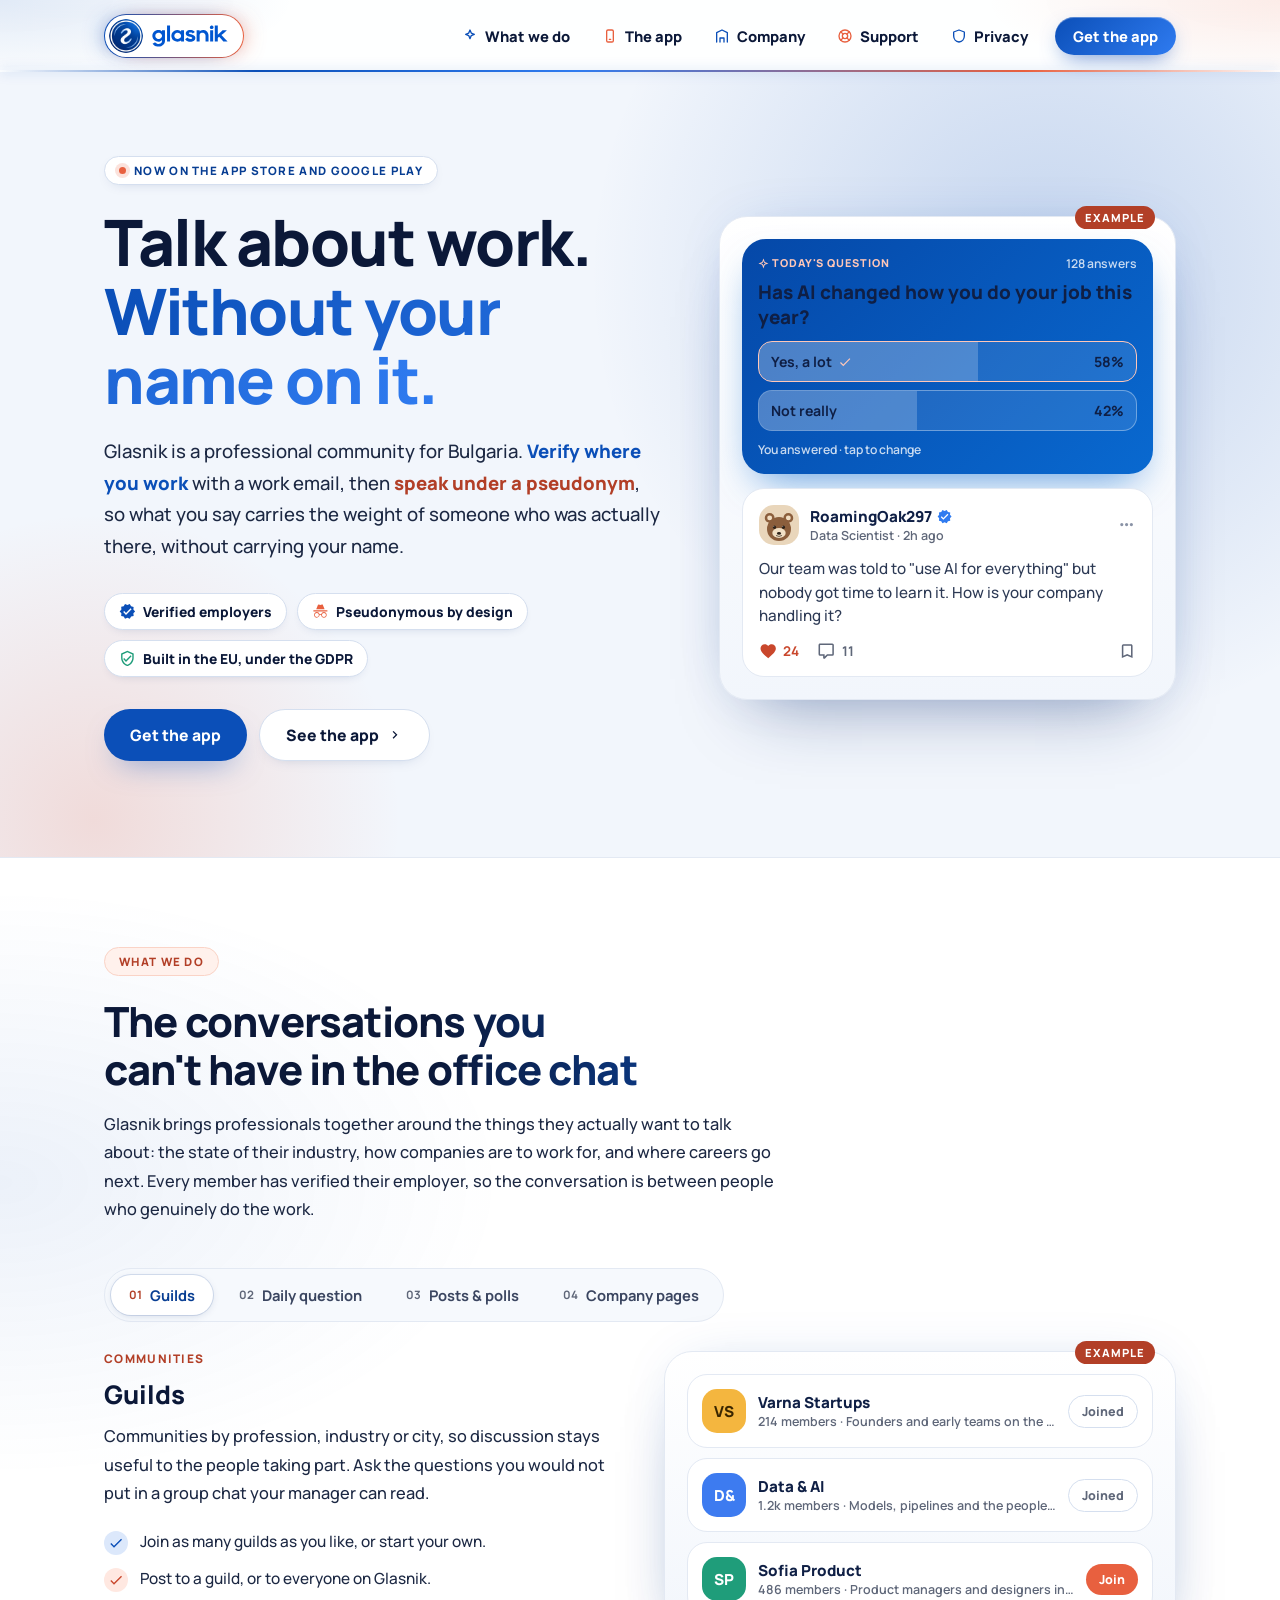
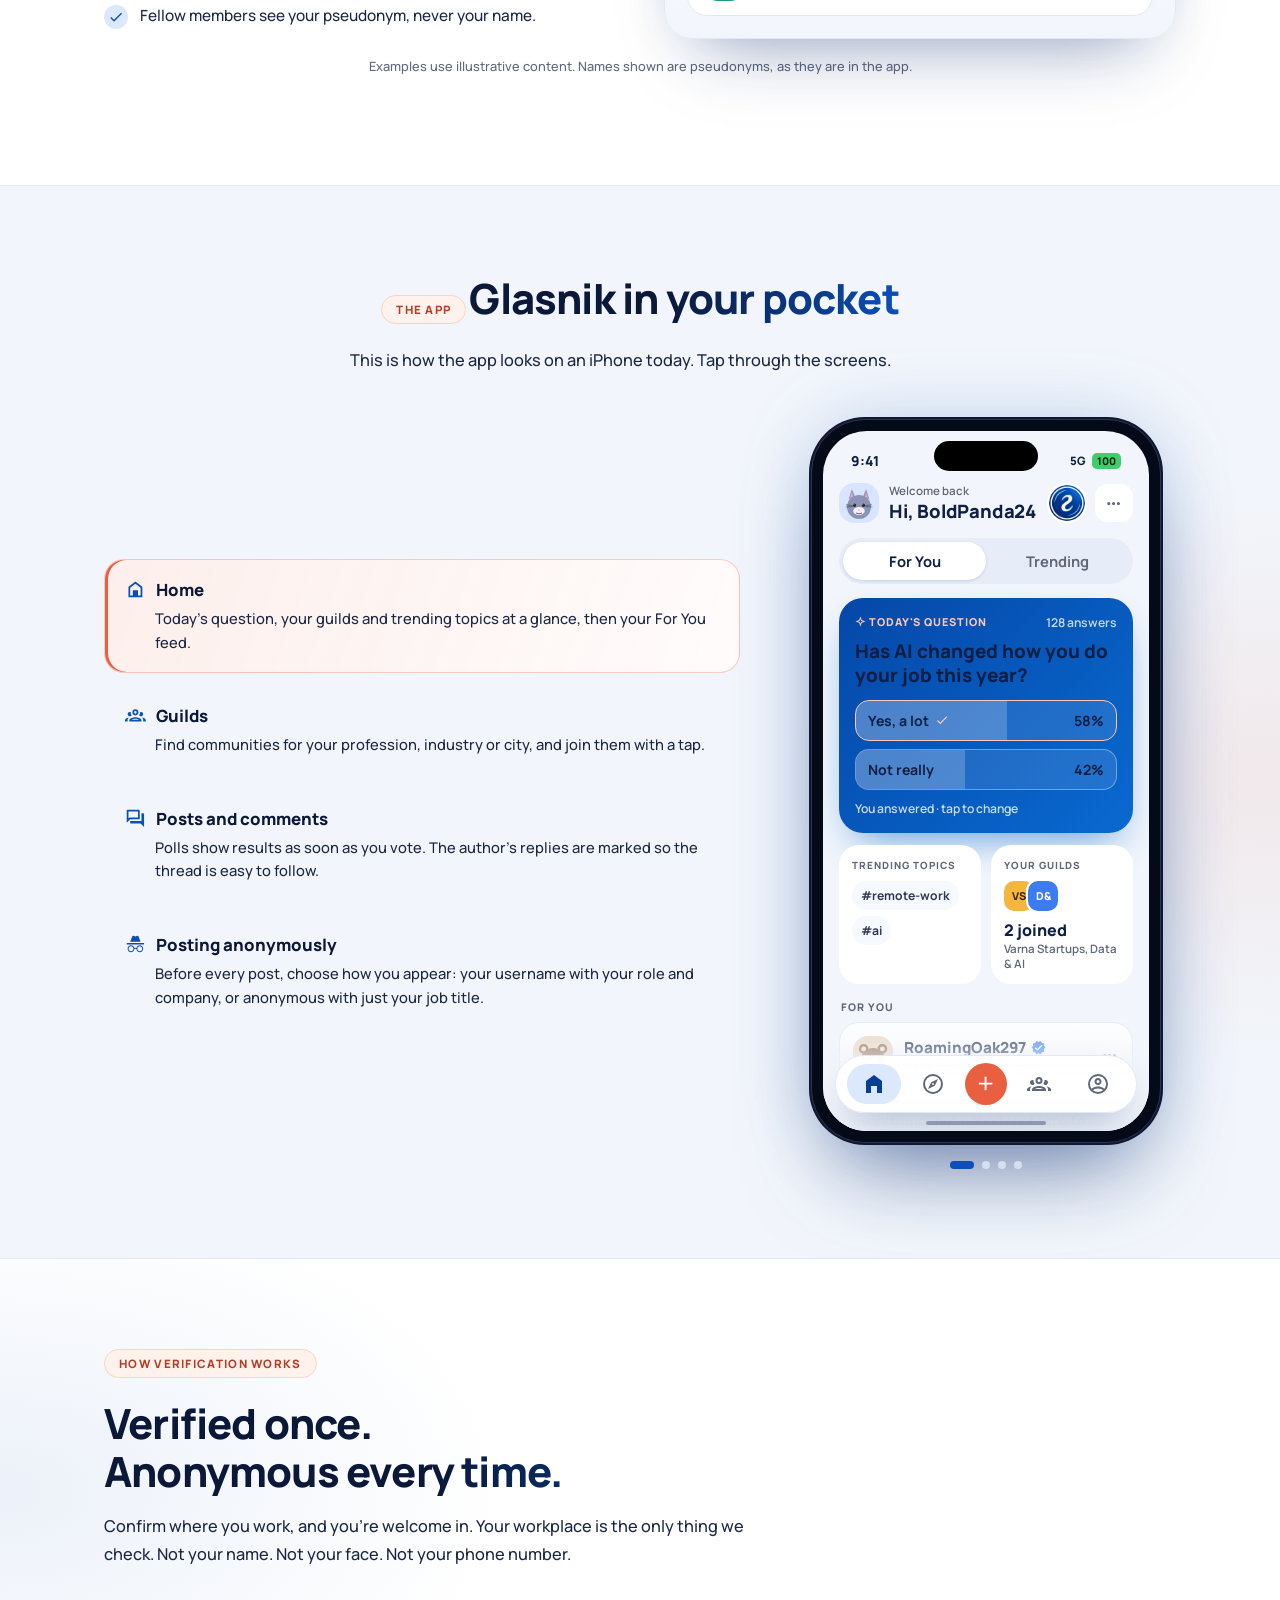
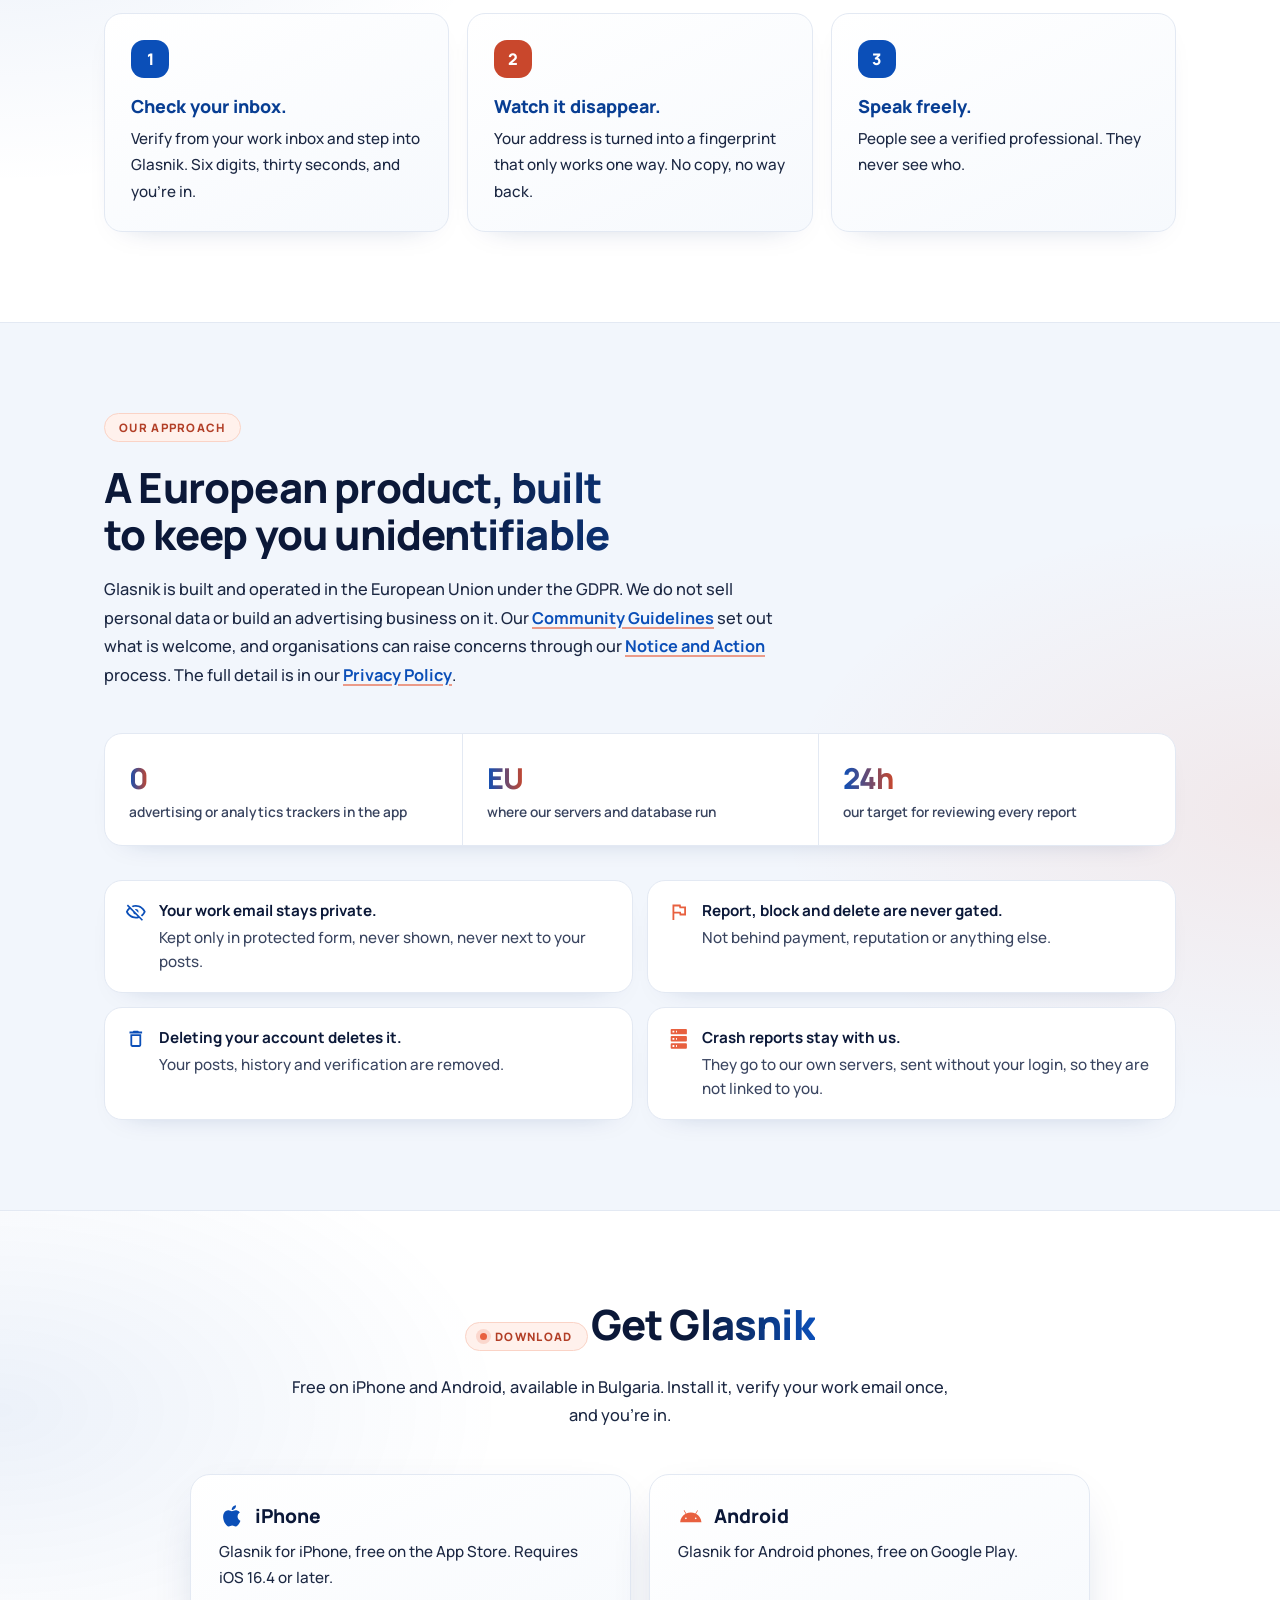
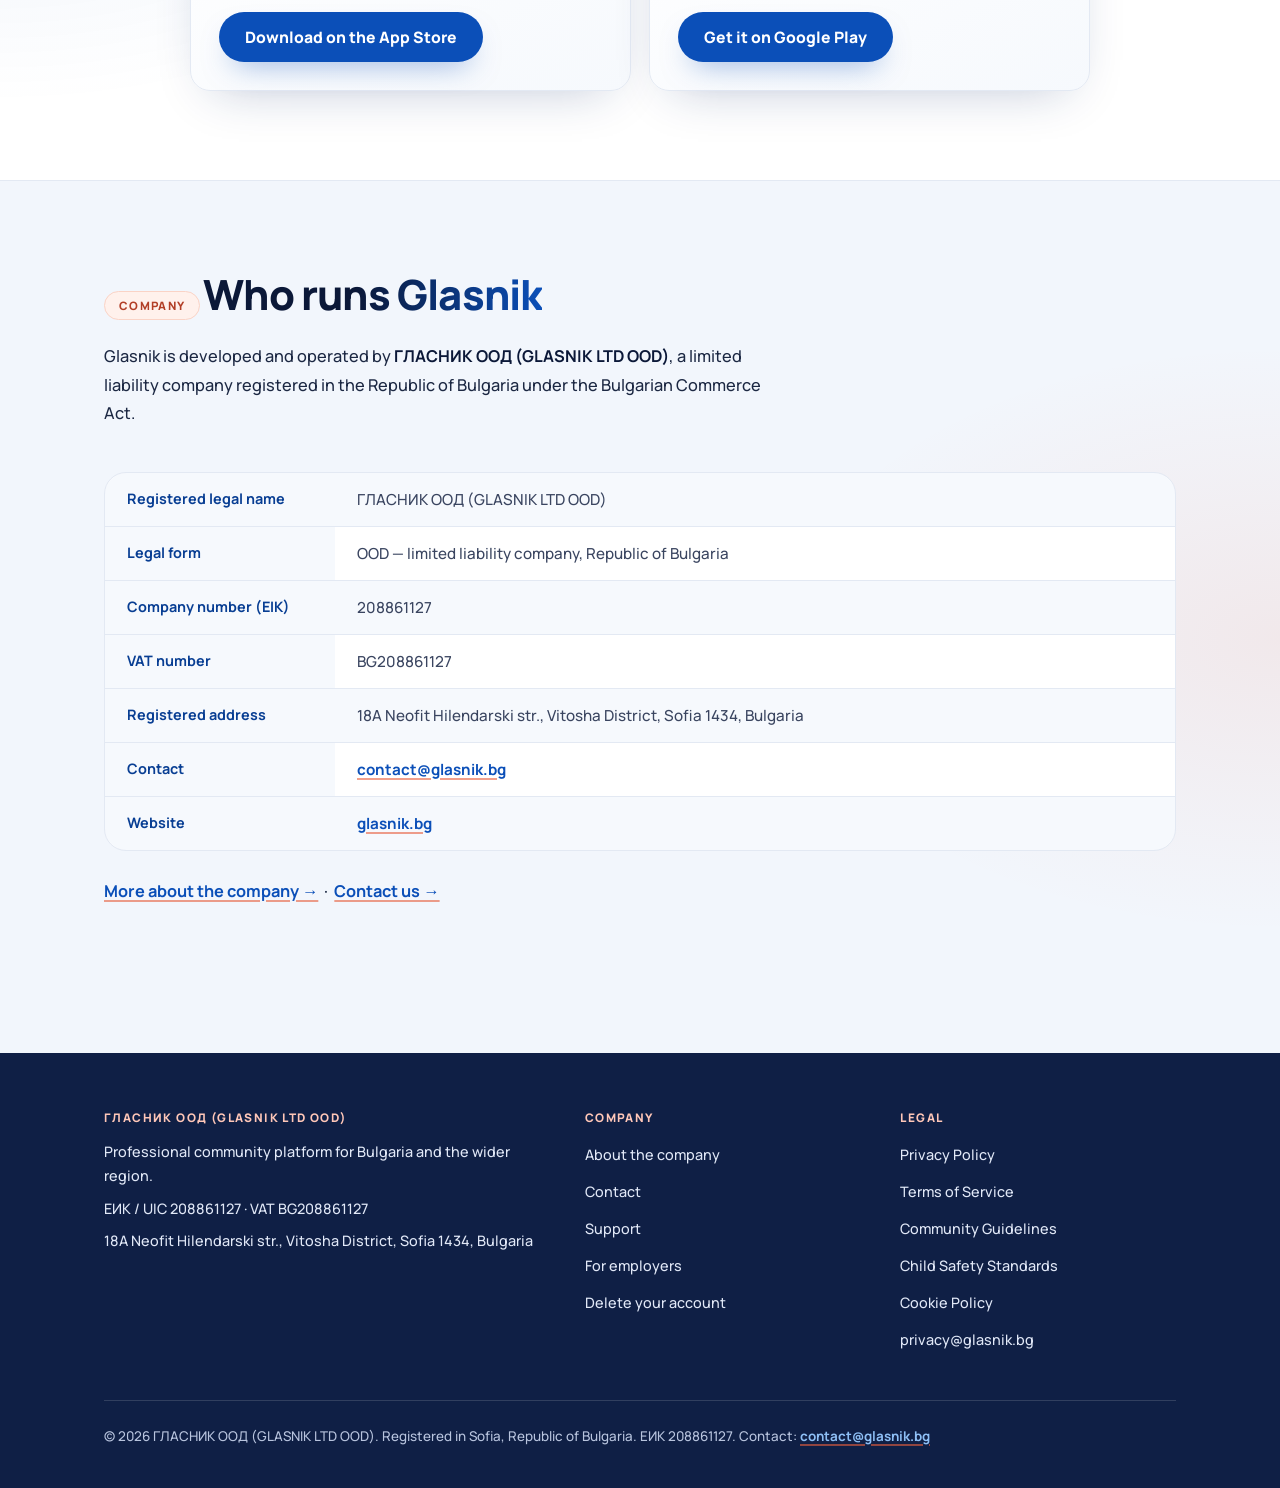
<file: index.html>
<!DOCTYPE html>
<html lang="en">
<head>
<meta charset="UTF-8">
<meta name="viewport" content="width=device-width, initial-scale=1.0">
<title>Glasnik — the professional community for Bulgaria</title>
<meta name="description" content="Glasnik is a professional community for Bulgaria where members verify where they work and speak under a pseudonym. Developed and operated by ГЛАСНИК ООД (GLASNIK LTD OOD), Sofia.">
<meta name="author" content="ГЛАСНИК ООД (GLASNIK LTD OOD)">
<meta name="theme-color" content="#F2F6FC">
<link rel="canonical" href="https://glasnik.bg/">
<meta property="og:type" content="website">
<meta property="og:site_name" content="Glasnik">
<meta property="og:title" content="Glasnik — the professional community for Bulgaria">
<meta property="og:description" content="Verify where you work. Speak without your name attached.">
<meta property="og:url" content="https://glasnik.bg/">
<meta property="og:image" content="https://glasnik.bg/img/og.jpg">
<link rel="preload" href="fonts/manrope-latin-800-normal.woff2" as="font" type="font/woff2" crossorigin>
<link rel="icon" type="image/png" href="img/favicon.png">
<link rel="apple-touch-icon" href="img/apple-touch-icon.png">
<link rel="stylesheet" href="site.css">
</head>
<body>

<header class="site">
  <div class="wrap">
    <a class="brand" href="index.html" aria-label="Glasnik home"><img src="img/logo.png" alt="" width="34" height="34"><img class="word" src="img/wordmark.svg" alt="glasnik" height="24"></a>
    <nav class="site">
      <a href="index.html#what-we-do">What we do</a>
      <a href="index.html#app">The app</a>
      <a href="company.html">Company</a>
      <a href="support.html">Support</a>
      <a href="privacy.html">Privacy</a>
      <a class="nav-cta" href="index.html#download">Get the app</a>
    </nav>
  </div>
</header>

<main>

  <!-- ============ HERO ============ -->
  <section class="hero" id="home">
    <div class="glow"></div><div class="glow c"></div>
    <div class="wrap hero-grid">
      <div>
        <span class="eyebrow"><span class="dot"></span>Now on the App Store and Google Play</span>
        <h1>Talk about work.<br><span class="grad">Without your name on it.</span></h1>
        <p class="lead">Glasnik is a professional community for Bulgaria. <span class="hl">Verify where you work</span> with a work email, then <span class="hl-o">speak under a pseudonym</span>, so what you say carries the weight of someone who was actually there, without carrying your name.</p>
        <div class="chips">
          <span class="chip"><svg class="i" viewBox="0 0 24 24" aria-hidden="true"><path d="M23,12L20.56,9.22L20.9,5.54L17.29,4.72L15.4,1.54L12,3L8.6,1.54L6.71,4.72L3.1,5.53L3.44,9.21L1,12L3.44,14.78L3.1,18.47L6.71,19.29L8.6,22.47L12,21L15.4,22.46L17.29,19.28L20.9,18.46L20.56,14.78L23,12M10,17L6,13L7.41,11.59L10,14.17L16.59,7.58L18,9L10,17Z"/></svg> Verified employers</span>
          <span class="chip"><svg class="i" viewBox="0 0 24 24" aria-hidden="true"><path d="M17.06 13C15.2 13 13.64 14.33 13.24 16.1C12.29 15.69 11.42 15.8 10.76 16.09C10.35 14.31 8.79 13 6.94 13C4.77 13 3 14.79 3 17C3 19.21 4.77 21 6.94 21C9 21 10.68 19.38 10.84 17.32C11.18 17.08 12.07 16.63 13.16 17.34C13.34 19.39 15 21 17.06 21C19.23 21 21 19.21 21 17C21 14.79 19.23 13 17.06 13M6.94 19.86C5.38 19.86 4.13 18.58 4.13 17S5.39 14.14 6.94 14.14C8.5 14.14 9.75 15.42 9.75 17S8.5 19.86 6.94 19.86M17.06 19.86C15.5 19.86 14.25 18.58 14.25 17S15.5 14.14 17.06 14.14C18.62 14.14 19.88 15.42 19.88 17S18.61 19.86 17.06 19.86M22 10.5H2V12H22V10.5M15.53 2.63C15.31 2.14 14.75 1.88 14.22 2.05L12 2.79L9.77 2.05L9.72 2.04C9.19 1.89 8.63 2.17 8.43 2.68L6 9H18L15.56 2.68L15.53 2.63Z"/></svg> Pseudonymous by design</span>
          <span class="chip"><svg class="i" viewBox="0 0 24 24" aria-hidden="true"><path d="M21,11C21,16.55 17.16,21.74 12,23C6.84,21.74 3,16.55 3,11V5L12,1L21,5V11M12,21C15.75,20 19,15.54 19,11.22V6.3L12,3.18L5,6.3V11.22C5,15.54 8.25,20 12,21M10,17L6,13L7.41,11.59L10,14.17L16.59,7.58L18,9"/></svg> Built in the EU, under the GDPR</span>
        </div>
        <div class="btns">
          <a class="btn" href="#download">Get the app</a>
          <a class="btn ghost" href="#app">See the app <svg class="i" viewBox="0 0 24 24" aria-hidden="true"><path d="M8.59,16.58L13.17,12L8.59,7.41L10,6L16,12L10,18L8.59,16.58Z"/></svg></a>
        </div>
      </div>
      <div class="phone-col">
        <div class="example">
          <span class="tag">Example</span>
          <div class="tq">
            <div class="tq-head"><span><svg class="i" viewBox="0 0 24 24" aria-hidden="true"><path d="M12,6.7L13.45,10.55L17.3,12L13.45,13.45L12,17.3L10.55,13.45L6.7,12L10.55,10.55L12,6.7M12,1L9,9L1,12L9,15L12,23L15,15L23,12L15,9L12,1Z"/></svg> Today's question</span><span class="ans">128 answers</span></div>
            <div class="tq-q">Has AI changed how you do your job this year?</div>
            <div class="poll">
              <div class="opt mine"><div class="fill" style="width:58%"></div><span>Yes, a lot <svg class="i" viewBox="0 0 24 24" aria-hidden="true"><path d="M21,7L9,19L3.5,13.5L4.91,12.09L9,16.17L19.59,5.59L21,7Z"/></svg></span><span>58%</span></div>
              <div class="opt"><div class="fill" style="width:42%"></div><span>Not really</span><span>42%</span></div>
            </div>
            <div class="tq-foot">You answered · tap to change</div>
          </div>
          <div class="post" style="margin-top:14px">
            <div class="post-head">
              <img class="av" src="img/avatars/animal-03.svg" alt="">
              <div class="post-who"><div class="post-name">RoamingOak297 <svg class="i" viewBox="0 0 24 24" aria-hidden="true"><path d="M23,12L20.56,9.22L20.9,5.54L17.29,4.72L15.4,1.54L12,3L8.6,1.54L6.71,4.72L3.1,5.53L3.44,9.21L1,12L3.44,14.78L3.1,18.47L6.71,19.29L8.6,22.47L12,21L15.4,22.46L17.29,19.28L20.9,18.46L20.56,14.78L23,12M10,17L6,13L7.41,11.59L10,14.17L16.59,7.58L18,9L10,17Z"/></svg></div><div class="post-meta">Data Scientist · 2h ago</div></div>
              <span class="post-dots"><svg class="i" viewBox="0 0 24 24" aria-hidden="true"><path d="M16,12A2,2 0 0,1 18,10A2,2 0 0,1 20,12A2,2 0 0,1 18,14A2,2 0 0,1 16,12M10,12A2,2 0 0,1 12,10A2,2 0 0,1 14,12A2,2 0 0,1 12,14A2,2 0 0,1 10,12M4,12A2,2 0 0,1 6,10A2,2 0 0,1 8,12A2,2 0 0,1 6,14A2,2 0 0,1 4,12Z"/></svg></span>
            </div>
            <p class="post-body">Our team was told to "use AI for everything" but nobody got time to learn it. How is your company handling it?</p>
            <div class="post-actions"><span class="liked"><svg class="i" viewBox="0 0 24 24" aria-hidden="true"><path d="M12,21.35L10.55,20.03C5.4,15.36 2,12.27 2,8.5C2,5.41 4.42,3 7.5,3C9.24,3 10.91,3.81 12,5.08C13.09,3.81 14.76,3 16.5,3C19.58,3 22,5.41 22,8.5C22,12.27 18.6,15.36 13.45,20.03L12,21.35Z"/></svg> 24</span><span><svg class="i" viewBox="0 0 24 24" aria-hidden="true"><path d="M9,22A1,1 0 0,1 8,21V18H4A2,2 0 0,1 2,16V4C2,2.89 2.9,2 4,2H20A2,2 0 0,1 22,4V16A2,2 0 0,1 20,18H13.9L10.2,21.71C10,21.9 9.75,22 9.5,22V22H9M10,16V19.08L13.08,16H20V4H4V16H10Z"/></svg> 11</span><span class="save"><svg class="i" viewBox="0 0 24 24" aria-hidden="true"><path d="M17,18L12,15.82L7,18V5H17M17,3H7A2,2 0 0,0 5,5V21L12,18L19,21V5C19,3.89 18.1,3 17,3Z"/></svg></span></div>
          </div>
        </div>
      </div>
    </div>
  </section>

  <!-- ============ WHAT WE DO ============ -->
  <section class="band" id="what-we-do">
    <div class="wrap">
      <div class="section-head">
        <span class="eyebrow">What we do</span>
        <h2>The conversations you can't have in the office chat</h2>
        <p>Glasnik brings professionals together around the things they actually want to talk about: the state of their industry, how companies are to work for, and where careers go next. Every member has verified their employer, so the conversation is between people who genuinely do the work.</p>
      </div>

      <div class="tabs" role="tablist" aria-label="Features">
        <button class="tab" role="tab" aria-selected="true" aria-controls="f1" data-f="f1"><span class="n">01</span> Guilds</button>
        <button class="tab" role="tab" aria-selected="false" aria-controls="f2" data-f="f2"><span class="n">02</span> Daily question</button>
        <button class="tab" role="tab" aria-selected="false" aria-controls="f3" data-f="f3"><span class="n">03</span> Posts &amp; polls</button>
        <button class="tab" role="tab" aria-selected="false" aria-controls="f4" data-f="f4"><span class="n">04</span> Company pages</button>
      </div>

      <div class="feature on" id="f1" role="tabpanel">
        <div>
          <div class="kicker">Communities</div>
          <h3 style="font-size:1.6rem;margin-top:0">Guilds</h3>
          <p>Communities by profession, industry or city, so discussion stays useful to the people taking part. Ask the questions you would not put in a group chat your manager can read.</p>
          <ul class="ticks">
            <li><svg class="i" viewBox="0 0 24 24" aria-hidden="true"><path d="M21,7L9,19L3.5,13.5L4.91,12.09L9,16.17L19.59,5.59L21,7Z"/></svg> Join as many guilds as you like, or start your own.</li>
            <li><svg class="i" viewBox="0 0 24 24" aria-hidden="true"><path d="M21,7L9,19L3.5,13.5L4.91,12.09L9,16.17L19.59,5.59L21,7Z"/></svg> Post to a guild, or to everyone on Glasnik.</li>
            <li><svg class="i" viewBox="0 0 24 24" aria-hidden="true"><path d="M21,7L9,19L3.5,13.5L4.91,12.09L9,16.17L19.59,5.59L21,7Z"/></svg> Fellow members see your pseudonym, never your name.</li>
          </ul>
        </div>
        <div class="example">
          <span class="tag">Example</span>
          <div class="guild"><div class="g-ic" style="background:#F4B63F;color:#3A2600">VS</div><div class="g-txt"><div class="g-name">Varna Startups</div><div class="g-sub">214 members · Founders and early teams on the coast</div></div><span class="pill-btn joined">Joined</span></div>
          <div class="guild"><div class="g-ic" style="background:#3D7BF0;color:#fff">D&amp;</div><div class="g-txt"><div class="g-name">Data &amp; AI</div><div class="g-sub">1.2k members · Models, pipelines and the people behind them</div></div><span class="pill-btn joined">Joined</span></div>
          <div class="guild"><div class="g-ic" style="background:#1F9D7A;color:#fff">SP</div><div class="g-txt"><div class="g-name">Sofia Product</div><div class="g-sub">486 members · Product managers and designers in Sofia</div></div><span class="pill-btn">Join</span></div>
        </div>
      </div>

      <div class="feature" id="f2" role="tabpanel">
        <div>
          <div class="kicker">Feeds</div>
          <h3 style="font-size:1.6rem;margin-top:0">For You, Trending and one question a day</h3>
          <p>Your feed brings together what verified professionals are talking about, ranked for you or by what is moving right now. Every day there is one question that everyone can answer in a tap.</p>
          <ul class="ticks">
            <li><svg class="i" viewBox="0 0 24 24" aria-hidden="true"><path d="M21,7L9,19L3.5,13.5L4.91,12.09L9,16.17L19.59,5.59L21,7Z"/></svg> For You and Trending feeds, and Explore by topic.</li>
            <li><svg class="i" viewBox="0 0 24 24" aria-hidden="true"><path d="M21,7L9,19L3.5,13.5L4.91,12.09L9,16.17L19.59,5.59L21,7Z"/></svg> See how everyone answered the moment you vote.</li>
            <li><svg class="i" viewBox="0 0 24 24" aria-hidden="true"><path d="M21,7L9,19L3.5,13.5L4.91,12.09L9,16.17L19.59,5.59L21,7Z"/></svg> Save posts to read later.</li>
          </ul>
        </div>
        <div class="example">
          <span class="tag">Example</span>
          <div class="tq">
            <div class="tq-head"><span><svg class="i" viewBox="0 0 24 24" aria-hidden="true"><path d="M12,6.7L13.45,10.55L17.3,12L13.45,13.45L12,17.3L10.55,13.45L6.7,12L10.55,10.55L12,6.7M12,1L9,9L1,12L9,15L12,23L15,15L23,12L15,9L12,1Z"/></svg> Today's question</span><span class="ans">312 answers</span></div>
            <div class="tq-q">Would you take a 10% pay cut for a fully remote job?</div>
            <div class="poll">
              <div class="opt"><div class="fill" style="width:38%"></div><span>Yes, without thinking</span><span>38%</span></div>
              <div class="opt mine"><div class="fill" style="width:47%"></div><span>Depends on the company <svg class="i" viewBox="0 0 24 24" aria-hidden="true"><path d="M21,7L9,19L3.5,13.5L4.91,12.09L9,16.17L19.59,5.59L21,7Z"/></svg></span><span>47%</span></div>
              <div class="opt"><div class="fill" style="width:15%"></div><span>No, never</span><span>15%</span></div>
            </div>
            <div class="tq-foot">You answered · tap to change</div>
          </div>
          <div class="bento" style="margin-bottom:0">
            <div class="bt"><div class="k">Trending topics</div><span class="tp">#remote-work</span><span class="tp">#ai</span><span class="tp">#hiring</span></div>
            <div class="bt"><div class="k">Your guilds</div><div class="gl"><span>VS</span><span style="background:#3D7BF0;color:#fff">D&amp;</span></div><div class="big">2 joined</div><div class="sm">Varna Startups, Data &amp; AI</div></div>
          </div>
        </div>
      </div>

      <div class="feature" id="f3" role="tabpanel">
        <div>
          <div class="kicker">Conversation</div>
          <h3 style="font-size:1.6rem;margin-top:0">Posts, polls and comments</h3>
          <p>Write a post or run a poll under your username, with your role and company beside it. Or post anonymously when it matters: then only your job title is shown, never your name or company.</p>
          <ul class="ticks">
            <li><svg class="i" viewBox="0 0 24 24" aria-hidden="true"><path d="M21,7L9,19L3.5,13.5L4.91,12.09L9,16.17L19.59,5.59L21,7Z"/></svg> Text posts up to 750 characters, and polls.</li>
            <li><svg class="i" viewBox="0 0 24 24" aria-hidden="true"><path d="M21,7L9,19L3.5,13.5L4.91,12.09L9,16.17L19.59,5.59L21,7Z"/></svg> Comments, likes and saved posts.</li>
            <li><svg class="i" viewBox="0 0 24 24" aria-hidden="true"><path d="M21,7L9,19L3.5,13.5L4.91,12.09L9,16.17L19.59,5.59L21,7Z"/></svg> Report and block from any post or comment.</li>
          </ul>
        </div>
        <div class="example">
          <span class="tag">Example</span>
          <div class="post">
            <div class="post-head">
              <img class="av" src="img/avatars/robot-05.svg" alt="">
              <div class="post-who"><div class="post-name">SilentFalcon88 <svg class="i" viewBox="0 0 24 24" aria-hidden="true"><path d="M23,12L20.56,9.22L20.9,5.54L17.29,4.72L15.4,1.54L12,3L8.6,1.54L6.71,4.72L3.1,5.53L3.44,9.21L1,12L3.44,14.78L3.1,18.47L6.71,19.29L8.6,22.47L12,21L15.4,22.46L17.29,19.28L20.9,18.46L20.56,14.78L23,12M10,17L6,13L7.41,11.59L10,14.17L16.59,7.58L18,9L10,17Z"/></svg></div><div class="post-meta">Engineering Manager · 5h ago</div></div>
              <span class="post-dots"><svg class="i" viewBox="0 0 24 24" aria-hidden="true"><path d="M16,12A2,2 0 0,1 18,10A2,2 0 0,1 20,12A2,2 0 0,1 18,14A2,2 0 0,1 16,12M10,12A2,2 0 0,1 12,10A2,2 0 0,1 14,12A2,2 0 0,1 12,14A2,2 0 0,1 10,12M4,12A2,2 0 0,1 6,10A2,2 0 0,1 8,12A2,2 0 0,1 6,14A2,2 0 0,1 4,12Z"/></svg></span>
            </div>
            <p class="post-body">How many days a week is your team expected in the office?</p>
            <div class="poll">
              <div class="opt"><div class="fill" style="width:12%"></div><span>None</span><span>12%</span></div>
              <div class="opt mine"><div class="fill" style="width:41%"></div><span>1–2 days <svg class="i" viewBox="0 0 24 24" aria-hidden="true"><path d="M21,7L9,19L3.5,13.5L4.91,12.09L9,16.17L19.59,5.59L21,7Z"/></svg></span><span>41%</span></div>
              <div class="opt"><div class="fill" style="width:33%"></div><span>3 days</span><span>33%</span></div>
              <div class="opt"><div class="fill" style="width:14%"></div><span>4–5 days</span><span>14%</span></div>
            </div>
            <div class="post-actions"><span><svg class="i" viewBox="0 0 24 24" aria-hidden="true"><path d="M12.1,18.55L12,18.65L11.89,18.55C7.14,14.24 4,11.39 4,8.5C4,6.5 5.5,5 7.5,5C9.04,5 10.54,6 11.07,7.36H12.93C13.46,6 14.96,5 16.5,5C18.5,5 20,6.5 20,8.5C20,11.39 16.86,14.24 12.1,18.55M16.5,3C14.76,3 13.09,3.81 12,5.08C10.91,3.81 9.24,3 7.5,3C4.42,3 2,5.41 2,8.5C2,12.27 5.4,15.36 10.55,20.03L12,21.35L13.45,20.03C18.6,15.36 22,12.27 22,8.5C22,5.41 19.58,3 16.5,3Z"/></svg> 57</span><span><svg class="i" viewBox="0 0 24 24" aria-hidden="true"><path d="M9,22A1,1 0 0,1 8,21V18H4A2,2 0 0,1 2,16V4C2,2.89 2.9,2 4,2H20A2,2 0 0,1 22,4V16A2,2 0 0,1 20,18H13.9L10.2,21.71C10,21.9 9.75,22 9.5,22V22H9M10,16V19.08L13.08,16H20V4H4V16H10Z"/></svg> 23</span><span class="save"><svg class="i" viewBox="0 0 24 24" aria-hidden="true"><path d="M17,18L12,15.82L7,18V5H17M17,3H7A2,2 0 0,0 5,5V21L12,18L19,21V5C19,3.89 18.1,3 17,3Z"/></svg></span></div>
          </div>
          <div class="comment">
            <img class="av s" src="img/avatars/animal-02.svg" alt="">
            <div class="c-bub"><div class="c-name">BoldPanda24</div><div class="c-body">Two days here, and honestly it works. The problem is when "two" quietly becomes "three".</div><div class="c-meta">2h · Like · Reply</div></div>
          </div>
        </div>
      </div>

      <div class="feature" id="f4" role="tabpanel">
        <div>
          <div class="kicker">Workplaces</div>
          <h3 style="font-size:1.6rem;margin-top:0">Company pages</h3>
          <p>A page for each employer, with the conversation about it in one place. Reviews from people who proved they work there are coming soon.</p>
          <ul class="ticks">
            <li><svg class="i" viewBox="0 0 24 24" aria-hidden="true"><path d="M21,7L9,19L3.5,13.5L4.91,12.09L9,16.17L19.59,5.59L21,7Z"/></svg> Only verified employees can review their employer.</li>
            <li><svg class="i" viewBox="0 0 24 24" aria-hidden="true"><path d="M21,7L9,19L3.5,13.5L4.91,12.09L9,16.17L19.59,5.59L21,7Z"/></svg> Nothing is shown about an employer until at least five of them have contributed.</li>
            <li><svg class="i" viewBox="0 0 24 24" aria-hidden="true"><path d="M21,7L9,19L3.5,13.5L4.91,12.09L9,16.17L19.59,5.59L21,7Z"/></svg> Employers can respond through a published Notice and Action process.</li>
          </ul>
        </div>
        <div class="example">
          <span class="tag">Example</span>
          <div class="company">
            <div class="cover"></div>
            <div class="inner">
              <div class="logo">ET</div>
              <div class="c-name">Example Tech</div>
              <div class="c-meta">Software · Sofia · 230 verified members</div>
              <div class="stars"><svg class="i" viewBox="0 0 24 24" aria-hidden="true"><path d="M12,15.39L8.24,17.66L9.23,13.38L5.91,10.5L10.29,10.13L12,6.09L13.71,10.13L18.09,10.5L14.77,13.38L15.76,17.66M22,9.24L14.81,8.63L12,2L9.19,8.63L2,9.24L7.45,13.97L5.82,21L12,17.27L18.18,21L16.54,13.97L22,9.24Z"/></svg><svg class="i" viewBox="0 0 24 24" aria-hidden="true"><path d="M12,15.39L8.24,17.66L9.23,13.38L5.91,10.5L10.29,10.13L12,6.09L13.71,10.13L18.09,10.5L14.77,13.38L15.76,17.66M22,9.24L14.81,8.63L12,2L9.19,8.63L2,9.24L7.45,13.97L5.82,21L12,17.27L18.18,21L16.54,13.97L22,9.24Z"/></svg><svg class="i" viewBox="0 0 24 24" aria-hidden="true"><path d="M12,15.39L8.24,17.66L9.23,13.38L5.91,10.5L10.29,10.13L12,6.09L13.71,10.13L18.09,10.5L14.77,13.38L15.76,17.66M22,9.24L14.81,8.63L12,2L9.19,8.63L2,9.24L7.45,13.97L5.82,21L12,17.27L18.18,21L16.54,13.97L22,9.24Z"/></svg><svg class="i" viewBox="0 0 24 24" aria-hidden="true"><path d="M12,15.39L8.24,17.66L9.23,13.38L5.91,10.5L10.29,10.13L12,6.09L13.71,10.13L18.09,10.5L14.77,13.38L15.76,17.66M22,9.24L14.81,8.63L12,2L9.19,8.63L2,9.24L7.45,13.97L5.82,21L12,17.27L18.18,21L16.54,13.97L22,9.24Z"/></svg><svg class="i" viewBox="0 0 24 24" aria-hidden="true"><path d="M12,15.39L8.24,17.66L9.23,13.38L5.91,10.5L10.29,10.13L12,6.09L13.71,10.13L18.09,10.5L14.77,13.38L15.76,17.66M22,9.24L14.81,8.63L12,2L9.19,8.63L2,9.24L7.45,13.97L5.82,21L12,17.27L18.18,21L16.54,13.97L22,9.24Z"/></svg></div>
              <div class="soon"><svg class="i" viewBox="0 0 24 24" aria-hidden="true"><path d="M12,17C10.89,17 10,16.1 10,15C10,13.89 10.89,13 12,13A2,2 0 0,1 14,15A2,2 0 0,1 12,17M18,20V10H6V20H18M18,8A2,2 0 0,1 20,10V20A2,2 0 0,1 18,22H6C4.89,22 4,21.1 4,20V10C4,8.89 4.89,8 6,8H7V6A5,5 0 0,1 12,1A5,5 0 0,1 17,6V8H18M12,3A3,3 0 0,0 9,6V8H15V6A3,3 0 0,0 12,3Z"/></svg> Employee reviews are coming soon. Ratings appear once at least five verified employees have reviewed a company.</div>
            </div>
          </div>
        </div>
      </div>
      <p class="example-note">Examples use illustrative content. Names shown are pseudonyms, as they are in the app.</p>
    </div>
  </section>

  <!-- ============ THE APP ============ -->
  <section class="band" id="app">
    <div class="wrap">
      <div class="section-head center">
        <span class="eyebrow">The app</span>
        <h2>Glasnik in your pocket</h2>
        <p>This is how the app looks on an iPhone today. Tap through the screens.</p>
      </div>
      <div class="demo">
        <div class="demo-list" role="tablist" aria-label="App screens">
          <button class="demo-item" role="tab" aria-selected="true" data-s="s1"><span class="t"><svg class="i" viewBox="0 0 24 24" aria-hidden="true"><path d="M9,13H15V19H18V10L12,5.5L6,10V19H9V13M4,21V9L12,3L20,9V21H4Z"/></svg> Home</span><p>Today's question, your guilds and trending topics at a glance, then your For You feed.</p></button>
          <button class="demo-item" role="tab" aria-selected="false" data-s="s2"><span class="t"><svg class="i" viewBox="0 0 24 24" aria-hidden="true"><path d="M12,5A3.5,3.5 0 0,0 8.5,8.5A3.5,3.5 0 0,0 12,12A3.5,3.5 0 0,0 15.5,8.5A3.5,3.5 0 0,0 12,5M12,7A1.5,1.5 0 0,1 13.5,8.5A1.5,1.5 0 0,1 12,10A1.5,1.5 0 0,1 10.5,8.5A1.5,1.5 0 0,1 12,7M5.5,8A2.5,2.5 0 0,0 3,10.5C3,11.44 3.53,12.25 4.29,12.68C4.65,12.88 5.06,13 5.5,13C5.94,13 6.35,12.88 6.71,12.68C7.08,12.47 7.39,12.17 7.62,11.81C6.89,10.86 6.5,9.7 6.5,8.5C6.5,8.41 6.5,8.31 6.5,8.22C6.2,8.08 5.86,8 5.5,8M18.5,8C18.14,8 17.8,8.08 17.5,8.22C17.5,8.31 17.5,8.41 17.5,8.5C17.5,9.7 17.11,10.86 16.38,11.81C16.5,12 16.63,12.15 16.78,12.3C16.94,12.45 17.1,12.58 17.29,12.68C17.65,12.88 18.06,13 18.5,13C18.94,13 19.35,12.88 19.71,12.68C20.47,12.25 21,11.44 21,10.5A2.5,2.5 0 0,0 18.5,8M12,14C9.66,14 5,15.17 5,17.5V19H19V17.5C19,15.17 14.34,14 12,14M4.71,14.55C2.78,14.78 0,15.76 0,17.5V19H3V17.07C3,16.06 3.69,15.22 4.71,14.55M19.29,14.55C20.31,15.22 21,16.06 21,17.07V19H24V17.5C24,15.76 21.22,14.78 19.29,14.55M12,16C13.53,16 15.24,16.5 16.23,17H7.77C8.76,16.5 10.47,16 12,16Z"/></svg> Guilds</span><p>Find communities for your profession, industry or city, and join them with a tap.</p></button>
          <button class="demo-item" role="tab" aria-selected="false" data-s="s3"><span class="t"><svg class="i" viewBox="0 0 24 24" aria-hidden="true"><path d="M15,4V11H5.17L4,12.17V4H15M16,2H3A1,1 0 0,0 2,3V17L6,13H16A1,1 0 0,0 17,12V3A1,1 0 0,0 16,2M21,6H19V15H6V17A1,1 0 0,0 7,18H18L22,22V7A1,1 0 0,0 21,6Z"/></svg> Posts and comments</span><p>Polls show results as soon as you vote. The author's replies are marked so the thread is easy to follow.</p></button>
          <button class="demo-item" role="tab" aria-selected="false" data-s="s4"><span class="t"><svg class="i" viewBox="0 0 24 24" aria-hidden="true"><path d="M17.06 13C15.2 13 13.64 14.33 13.24 16.1C12.29 15.69 11.42 15.8 10.76 16.09C10.35 14.31 8.79 13 6.94 13C4.77 13 3 14.79 3 17C3 19.21 4.77 21 6.94 21C9 21 10.68 19.38 10.84 17.32C11.18 17.08 12.07 16.63 13.16 17.34C13.34 19.39 15 21 17.06 21C19.23 21 21 19.21 21 17C21 14.79 19.23 13 17.06 13M6.94 19.86C5.38 19.86 4.13 18.58 4.13 17S5.39 14.14 6.94 14.14C8.5 14.14 9.75 15.42 9.75 17S8.5 19.86 6.94 19.86M17.06 19.86C15.5 19.86 14.25 18.58 14.25 17S15.5 14.14 17.06 14.14C18.62 14.14 19.88 15.42 19.88 17S18.61 19.86 17.06 19.86M22 10.5H2V12H22V10.5M15.53 2.63C15.31 2.14 14.75 1.88 14.22 2.05L12 2.79L9.77 2.05L9.72 2.04C9.19 1.89 8.63 2.17 8.43 2.68L6 9H18L15.56 2.68L15.53 2.63Z"/></svg> Posting anonymously</span><p>Before every post, choose how you appear: your username with your role and company, or anonymous with just your job title.</p></button>
        </div>
        <div class="phone-wrap">
          <div class="phone" aria-label="Glasnik app screens">
            <div class="screen">
              <div class="notch"></div>
              <div class="status"><span>9:41</span><span class="r">5G <span class="batt">100</span></span></div>

              <!-- Home -->
              <div class="scr on" id="s1">
                <div class="h-row">
                  <img class="av" src="img/avatars/animal-02.svg" alt="">
                  <div class="hi"><div class="wb">Welcome back</div><div class="nm">Hi, BoldPanda24</div></div>
                  <img class="mark" src="img/logo.png" alt="">
                  <span class="tile-btn"><svg class="i" viewBox="0 0 24 24" aria-hidden="true"><path d="M16,12A2,2 0 0,1 18,10A2,2 0 0,1 20,12A2,2 0 0,1 18,14A2,2 0 0,1 16,12M10,12A2,2 0 0,1 12,10A2,2 0 0,1 14,12A2,2 0 0,1 12,14A2,2 0 0,1 10,12M4,12A2,2 0 0,1 6,10A2,2 0 0,1 8,12A2,2 0 0,1 6,14A2,2 0 0,1 4,12Z"/></svg></span>
                </div>
                <div class="seg"><span class="on">For You</span><span>Trending</span></div>
                <div class="tq">
                  <div class="tq-head"><span><svg class="i" viewBox="0 0 24 24" aria-hidden="true"><path d="M12,6.7L13.45,10.55L17.3,12L13.45,13.45L12,17.3L10.55,13.45L6.7,12L10.55,10.55L12,6.7M12,1L9,9L1,12L9,15L12,23L15,15L23,12L15,9L12,1Z"/></svg> Today's question</span><span class="ans">128 answers</span></div>
                  <div class="tq-q">Has AI changed how you do your job this year?</div>
                  <div class="poll">
                    <div class="opt mine"><div class="fill" style="width:58%"></div><span>Yes, a lot <svg class="i" viewBox="0 0 24 24" aria-hidden="true"><path d="M21,7L9,19L3.5,13.5L4.91,12.09L9,16.17L19.59,5.59L21,7Z"/></svg></span><span>58%</span></div>
                    <div class="opt"><div class="fill" style="width:42%"></div><span>Not really</span><span>42%</span></div>
                  </div>
                  <div class="tq-foot">You answered · tap to change</div>
                </div>
                <div class="bento">
                  <div class="bt"><div class="k">Trending topics</div><span class="tp">#remote-work</span><span class="tp">#ai</span></div>
                  <div class="bt"><div class="k">Your guilds</div><div class="gl"><span>VS</span><span style="background:#3D7BF0;color:#fff">D&amp;</span></div><div class="big">2 joined</div><div class="sm">Varna Startups, Data &amp; AI</div></div>
                </div>
                <div class="kick">For You</div>
                <div class="post">
                  <div class="post-head">
                    <img class="av" src="img/avatars/animal-03.svg" alt="">
                    <div class="post-who"><div class="post-name">RoamingOak297 <svg class="i" viewBox="0 0 24 24" aria-hidden="true"><path d="M23,12L20.56,9.22L20.9,5.54L17.29,4.72L15.4,1.54L12,3L8.6,1.54L6.71,4.72L3.1,5.53L3.44,9.21L1,12L3.44,14.78L3.1,18.47L6.71,19.29L8.6,22.47L12,21L15.4,22.46L17.29,19.28L20.9,18.46L20.56,14.78L23,12M10,17L6,13L7.41,11.59L10,14.17L16.59,7.58L18,9L10,17Z"/></svg></div><div class="post-meta">Data Scientist · 2h ago</div></div>
                    <span class="post-dots"><svg class="i" viewBox="0 0 24 24" aria-hidden="true"><path d="M16,12A2,2 0 0,1 18,10A2,2 0 0,1 20,12A2,2 0 0,1 18,14A2,2 0 0,1 16,12M10,12A2,2 0 0,1 12,10A2,2 0 0,1 14,12A2,2 0 0,1 12,14A2,2 0 0,1 10,12M4,12A2,2 0 0,1 6,10A2,2 0 0,1 8,12A2,2 0 0,1 6,14A2,2 0 0,1 4,12Z"/></svg></span>
                  </div>
                  <p class="post-body">Our team was told to "use AI for everything" but nobody got time to learn it. How is your company handling it?</p>
                </div>
              </div>

              <!-- Guilds -->
              <div class="scr" id="s2">
                <div class="scr-title">Guilds</div>
                <div class="search"><svg class="i" viewBox="0 0 24 24" aria-hidden="true"><path d="M9.5,3A6.5,6.5 0 0,1 16,9.5C16,11.11 15.41,12.59 14.44,13.73L14.71,14H15.5L20.5,19L19,20.5L14,15.5V14.71L13.73,14.44C12.59,15.41 11.11,16 9.5,16A6.5,6.5 0 0,1 3,9.5A6.5,6.5 0 0,1 9.5,3M9.5,5C7,5 5,7 5,9.5C5,12 7,14 9.5,14C12,14 14,12 14,9.5C14,7 12,5 9.5,5Z"/></svg> Search guilds</div>
                <div class="mini-tabs"><span>My guilds</span><span class="on">Discover</span></div>
                <div class="guild"><div class="g-ic" style="background:#1F9D7A;color:#fff">SP</div><div class="g-txt"><div class="g-name">Sofia Product</div><div class="g-sub">486 members</div></div><span class="pill-btn">Join</span></div>
                <div class="guild"><div class="g-ic" style="background:#A66BE0;color:#fff">QA</div><div class="g-txt"><div class="g-name">QA &amp; Testing BG</div><div class="g-sub">173 members</div></div><span class="pill-btn">Join</span></div>
                <div class="guild"><div class="g-ic" style="background:#E8603F;color:#fff">FB</div><div class="g-txt"><div class="g-name">Frontend Bulgaria</div><div class="g-sub">652 members</div></div><span class="pill-btn">Join</span></div>
                <div class="guild"><div class="g-ic" style="background:#F4B63F;color:#3A2600">PV</div><div class="g-txt"><div class="g-name">Plovdiv Tech</div><div class="g-sub">298 members</div></div><span class="pill-btn">Join</span></div>
                <div class="guild"><div class="g-ic" style="background:#2A6BD6;color:#fff">FT</div><div class="g-txt"><div class="g-name">FinTech Sofia</div><div class="g-sub">540 members</div></div><span class="pill-btn joined">Joined</span></div>
              </div>

              <!-- Post + comments -->
              <div class="scr" id="s3">
                <div class="topbar"><span class="tile-btn"><svg class="i" viewBox="0 0 24 24" aria-hidden="true"><path d="M20,11V13H8L13.5,18.5L12.08,19.92L4.16,12L12.08,4.08L13.5,5.5L8,11H20Z"/></svg></span><span class="t">Post</span><span class="tile-btn"><svg class="i" viewBox="0 0 24 24" aria-hidden="true"><path d="M16,12A2,2 0 0,1 18,10A2,2 0 0,1 20,12A2,2 0 0,1 18,14A2,2 0 0,1 16,12M10,12A2,2 0 0,1 12,10A2,2 0 0,1 14,12A2,2 0 0,1 12,14A2,2 0 0,1 10,12M4,12A2,2 0 0,1 6,10A2,2 0 0,1 8,12A2,2 0 0,1 6,14A2,2 0 0,1 4,12Z"/></svg></span></div>
                <div class="post">
                  <div class="post-head">
                    <img class="av" src="img/avatars/robot-05.svg" alt="">
                    <div class="post-who"><div class="post-name">SilentFalcon88 <svg class="i" viewBox="0 0 24 24" aria-hidden="true"><path d="M23,12L20.56,9.22L20.9,5.54L17.29,4.72L15.4,1.54L12,3L8.6,1.54L6.71,4.72L3.1,5.53L3.44,9.21L1,12L3.44,14.78L3.1,18.47L6.71,19.29L8.6,22.47L12,21L15.4,22.46L17.29,19.28L20.9,18.46L20.56,14.78L23,12M10,17L6,13L7.41,11.59L10,14.17L16.59,7.58L18,9L10,17Z"/></svg></div><div class="post-meta">Engineering Manager · 5h ago</div></div>
                  </div>
                  <p class="post-body">How many days a week is your team expected in the office?</p>
                  <div class="poll">
                    <div class="opt"><div class="fill" style="width:12%"></div><span>None</span><span>12%</span></div>
                    <div class="opt mine"><div class="fill" style="width:41%"></div><span>1–2 days <svg class="i" viewBox="0 0 24 24" aria-hidden="true"><path d="M21,7L9,19L3.5,13.5L4.91,12.09L9,16.17L19.59,5.59L21,7Z"/></svg></span><span>41%</span></div>
                    <div class="opt"><div class="fill" style="width:33%"></div><span>3 days</span><span>33%</span></div>
                  </div>
                  <div class="post-actions"><span class="liked"><svg class="i" viewBox="0 0 24 24" aria-hidden="true"><path d="M12,21.35L10.55,20.03C5.4,15.36 2,12.27 2,8.5C2,5.41 4.42,3 7.5,3C9.24,3 10.91,3.81 12,5.08C13.09,3.81 14.76,3 16.5,3C19.58,3 22,5.41 22,8.5C22,12.27 18.6,15.36 13.45,20.03L12,21.35Z"/></svg> 57</span><span><svg class="i" viewBox="0 0 24 24" aria-hidden="true"><path d="M9,22A1,1 0 0,1 8,21V18H4A2,2 0 0,1 2,16V4C2,2.89 2.9,2 4,2H20A2,2 0 0,1 22,4V16A2,2 0 0,1 20,18H13.9L10.2,21.71C10,21.9 9.75,22 9.5,22V22H9M10,16V19.08L13.08,16H20V4H4V16H10Z"/></svg> 23</span><span class="save"><svg class="i" viewBox="0 0 24 24" aria-hidden="true"><path d="M17,18L12,15.82L7,18V5H17M17,3H7A2,2 0 0,0 5,5V21L12,18L19,21V5C19,3.89 18.1,3 17,3Z"/></svg></span></div>
                </div>
                <div class="comment">
                  <img class="av s" src="img/avatars/animal-02.svg" alt="">
                  <div class="c-bub"><div class="c-name">BoldPanda24</div><div class="c-body">Two days here, and honestly it works.</div><div class="c-meta">2h · Like · Reply</div></div>
                </div>
                <div class="comment">
                  <img class="av s" src="img/avatars/robot-05.svg" alt="">
                  <div class="c-bub"><div class="c-name">SilentFalcon88 <span class="badge-author">Author</span></div><div class="c-body">Same. The trouble starts when "two" quietly becomes "three".</div><div class="c-meta">1h · Like · Reply</div></div>
                </div>
              </div>

              <!-- Composer -->
              <div class="scr" id="s4">
                <div class="topbar"><span class="tile-btn"><svg class="i" viewBox="0 0 24 24" aria-hidden="true"><path d="M19,6.41L17.59,5L12,10.59L6.41,5L5,6.41L10.59,12L5,17.59L6.41,19L12,13.41L17.59,19L19,17.59L13.41,12L19,6.41Z"/></svg></span><span class="t">New post</span><span class="post-btn">Post</span></div>
                <div class="ident">
                  <span class="anon"><svg class="i" viewBox="0 0 24 24" aria-hidden="true"><path d="M17.06 13C15.2 13 13.64 14.33 13.24 16.1C12.29 15.69 11.42 15.8 10.76 16.09C10.35 14.31 8.79 13 6.94 13C4.77 13 3 14.79 3 17C3 19.21 4.77 21 6.94 21C9 21 10.68 19.38 10.84 17.32C11.18 17.08 12.07 16.63 13.16 17.34C13.34 19.39 15 21 17.06 21C19.23 21 21 19.21 21 17C21 14.79 19.23 13 17.06 13M6.94 19.86C5.38 19.86 4.13 18.58 4.13 17S5.39 14.14 6.94 14.14C8.5 14.14 9.75 15.42 9.75 17S8.5 19.86 6.94 19.86M17.06 19.86C15.5 19.86 14.25 18.58 14.25 17S15.5 14.14 17.06 14.14C18.62 14.14 19.88 15.42 19.88 17S18.61 19.86 17.06 19.86M22 10.5H2V12H22V10.5M15.53 2.63C15.31 2.14 14.75 1.88 14.22 2.05L12 2.79L9.77 2.05L9.72 2.04C9.19 1.89 8.63 2.17 8.43 2.68L6 9H18L15.56 2.68L15.53 2.63Z"/></svg></span>
                  <div class="g-txt"><div class="g-name">Posting anonymously</div><div class="g-sub">Shown as Data Scientist · no name or company</div></div>
                  <span class="toggle" aria-hidden="true"></span>
                </div>
                <div class="editor">Is anyone else seeing interview loops get longer? Five rounds for a mid-level role feels like a lot.<span class="caret"></span></div>
                <div class="post-topics"><span class="topic">#hiring</span><span class="topic">#career</span></div>
                <div class="count">112 / 750</div>
              </div>

              <div class="navbar" id="navbar">
                <span class="ni on" data-n="s1"><svg class="i" viewBox="0 0 24 24" aria-hidden="true"><path d="M12,3L20,9V21H15V14H9V21H4V9L12,3Z"/></svg></span>
                <span class="ni"><svg class="i" viewBox="0 0 24 24" aria-hidden="true"><path d="M7,17L10.2,10.2L17,7L13.8,13.8L7,17M12,11.1A0.9,0.9 0 0,0 11.1,12A0.9,0.9 0 0,0 12,12.9A0.9,0.9 0 0,0 12.9,12A0.9,0.9 0 0,0 12,11.1M12,2A10,10 0 0,1 22,12A10,10 0 0,1 12,22A10,10 0 0,1 2,12A10,10 0 0,1 12,2M12,4A8,8 0 0,0 4,12A8,8 0 0,0 12,20A8,8 0 0,0 20,12A8,8 0 0,0 12,4Z"/></svg></span>
                <span class="plus"><svg class="i" viewBox="0 0 24 24" aria-hidden="true"><path d="M19,13H13V19H11V13H5V11H11V5H13V11H19V13Z"/></svg></span>
                <span class="ni" data-n="s2"><svg class="i" viewBox="0 0 24 24" aria-hidden="true"><path d="M12,5A3.5,3.5 0 0,0 8.5,8.5A3.5,3.5 0 0,0 12,12A3.5,3.5 0 0,0 15.5,8.5A3.5,3.5 0 0,0 12,5M12,7A1.5,1.5 0 0,1 13.5,8.5A1.5,1.5 0 0,1 12,10A1.5,1.5 0 0,1 10.5,8.5A1.5,1.5 0 0,1 12,7M5.5,8A2.5,2.5 0 0,0 3,10.5C3,11.44 3.53,12.25 4.29,12.68C4.65,12.88 5.06,13 5.5,13C5.94,13 6.35,12.88 6.71,12.68C7.08,12.47 7.39,12.17 7.62,11.81C6.89,10.86 6.5,9.7 6.5,8.5C6.5,8.41 6.5,8.31 6.5,8.22C6.2,8.08 5.86,8 5.5,8M18.5,8C18.14,8 17.8,8.08 17.5,8.22C17.5,8.31 17.5,8.41 17.5,8.5C17.5,9.7 17.11,10.86 16.38,11.81C16.5,12 16.63,12.15 16.78,12.3C16.94,12.45 17.1,12.58 17.29,12.68C17.65,12.88 18.06,13 18.5,13C18.94,13 19.35,12.88 19.71,12.68C20.47,12.25 21,11.44 21,10.5A2.5,2.5 0 0,0 18.5,8M12,14C9.66,14 5,15.17 5,17.5V19H19V17.5C19,15.17 14.34,14 12,14M4.71,14.55C2.78,14.78 0,15.76 0,17.5V19H3V17.07C3,16.06 3.69,15.22 4.71,14.55M19.29,14.55C20.31,15.22 21,16.06 21,17.07V19H24V17.5C24,15.76 21.22,14.78 19.29,14.55M12,16C13.53,16 15.24,16.5 16.23,17H7.77C8.76,16.5 10.47,16 12,16Z"/></svg></span>
                <span class="ni"><svg class="i" viewBox="0 0 24 24" aria-hidden="true"><path d="M12,2A10,10 0 0,0 2,12A10,10 0 0,0 12,22A10,10 0 0,0 22,12A10,10 0 0,0 12,2M7.07,18.28C7.5,17.38 10.12,16.5 12,16.5C13.88,16.5 16.5,17.38 16.93,18.28C15.57,19.36 13.86,20 12,20C10.14,20 8.43,19.36 7.07,18.28M18.36,16.83C16.93,15.09 13.46,14.5 12,14.5C10.54,14.5 7.07,15.09 5.64,16.83C4.62,15.5 4,13.82 4,12C4,7.59 7.59,4 12,4C16.41,4 20,7.59 20,12C20,13.82 19.38,15.5 18.36,16.83M12,6C10.06,6 8.5,7.56 8.5,9.5C8.5,11.44 10.06,13 12,13C13.94,13 15.5,11.44 15.5,9.5C15.5,7.56 13.94,6 12,6M12,11A1.5,1.5 0 0,1 10.5,9.5A1.5,1.5 0 0,1 12,8A1.5,1.5 0 0,1 13.5,9.5A1.5,1.5 0 0,1 12,11Z"/></svg></span>
              </div>
              <div class="home-ind"></div>
            </div>
          </div>
          <div class="demo-dots"><span class="on"></span><span></span><span></span><span></span></div>
        </div>
      </div>
    </div>
  </section>

  <!-- ============ VERIFICATION ============ -->
  <section class="band" id="verification">
    <div class="wrap">
      <div class="section-head">
        <span class="eyebrow">How verification works</span>
        <h2>Verified once. Anonymous every time.</h2>
        <p>Confirm where you work, and you're welcome in. Your workplace is the only thing we check. Not your name. Not your face. Not your phone number.</p>
      </div>
      <div class="steps">
        <div class="step"><div class="n">1</div><h3>Check your inbox.</h3><p>Verify from your work inbox and step into Glasnik. Six digits, thirty seconds, and you're in.</p></div>
        <div class="step"><div class="n">2</div><h3>Watch it disappear.</h3><p>Your address is turned into a fingerprint that only works one way. No copy, no way back.</p></div>
        <div class="step"><div class="n">3</div><h3>Speak freely.</h3><p>People see a verified professional. They never see who.</p></div>
      </div>
    </div>
  </section>

  <!-- ============ APPROACH ============ -->
  <section class="band" id="approach">
    <div class="wrap">
      <div class="section-head">
        <span class="eyebrow">Our approach</span>
        <h2>A European product, built to keep you unidentifiable</h2>
        <p>Glasnik is built and operated in the European Union under the GDPR. We do not sell personal data or build an advertising business on it. Our <a href="guidelines.html">Community Guidelines</a> set out what is welcome, and organisations can raise concerns through our <a href="employers.html">Notice and Action</a> process. The full detail is in our <a href="privacy.html">Privacy Policy</a>.</p>
      </div>
      <div class="stats">
        <div class="stat"><div class="v">0</div><div class="l">advertising or analytics trackers in the app</div></div>
        <div class="stat"><div class="v">EU</div><div class="l">where our servers and database run</div></div>
        <div class="stat"><div class="v">24h</div><div class="l">our target for reviewing every report</div></div>
      </div>
      <ul class="rules">
        <li><svg class="i" viewBox="0 0 24 24" aria-hidden="true"><path d="M2,5.27L3.28,4L20,20.72L18.73,22L15.65,18.92C14.5,19.3 13.28,19.5 12,19.5C7,19.5 2.73,16.39 1,12C1.69,10.24 2.79,8.69 4.19,7.46L2,5.27M12,9A3,3 0 0,1 15,12C15,12.35 14.94,12.69 14.83,13L11,9.17C11.31,9.06 11.65,9 12,9M12,4.5C17,4.5 21.27,7.61 23,12C22.18,14.08 20.79,15.88 19,17.19L17.58,15.76C18.94,14.82 20.06,13.54 20.82,12C19.17,8.64 15.76,6.5 12,6.5C10.91,6.5 9.84,6.68 8.84,7L7.3,5.47C8.74,4.85 10.33,4.5 12,4.5M3.18,12C4.83,15.36 8.24,17.5 12,17.5C12.69,17.5 13.37,17.43 14,17.29L11.72,15C10.29,14.85 9.15,13.71 9,12.28L5.6,8.87C4.61,9.72 3.78,10.78 3.18,12Z"/></svg><span><strong>Your work email stays private.</strong>Kept only in protected form, never shown, never next to your posts.</span></li>
        <li><svg class="i" viewBox="0 0 24 24" aria-hidden="true"><path d="M12.36,6L12.76,8H18V14H14.64L14.24,12H7V6H12.36M14,4H5V21H7V14H12.6L13,16H20V6H14.4"/></svg><span><strong>Report, block and delete are never gated.</strong>Not behind payment, reputation or anything else.</span></li>
        <li><svg class="i" viewBox="0 0 24 24" aria-hidden="true"><path d="M6,19A2,2 0 0,0 8,21H16A2,2 0 0,0 18,19V7H6V19M8,9H16V19H8V9M15.5,4L14.5,3H9.5L8.5,4H5V6H19V4H15.5Z"/></svg><span><strong>Deleting your account deletes it.</strong>Your posts, history and verification are removed.</span></li>
        <li><svg class="i" viewBox="0 0 24 24" aria-hidden="true"><path d="M4,1H20A1,1 0 0,1 21,2V6A1,1 0 0,1 20,7H4A1,1 0 0,1 3,6V2A1,1 0 0,1 4,1M4,9H20A1,1 0 0,1 21,10V14A1,1 0 0,1 20,15H4A1,1 0 0,1 3,14V10A1,1 0 0,1 4,9M4,17H20A1,1 0 0,1 21,18V22A1,1 0 0,1 20,23H4A1,1 0 0,1 3,22V18A1,1 0 0,1 4,17M9,5H10V3H9V5M9,13H10V11H9V13M9,21H10V19H9V21M5,3V5H7V3H5M5,11V13H7V11H5M5,19V21H7V19H5Z"/></svg><span><strong>Crash reports stay with us.</strong>They go to our own servers, sent without your login, so they are not linked to you.</span></li>
      </ul>
    </div>
  </section>

  <!-- ============ DOWNLOAD ============ -->
  <section class="band" id="download">
    <span id="beta"></span><!-- old links to #beta land here -->
    <div class="wrap">
      <div class="section-head center">
        <span class="eyebrow"><span class="dot"></span>Download</span>
        <h2>Get Glasnik</h2>
        <p>Free on iPhone and Android, available in Bulgaria. Install it, verify your work email once, and you're in.</p>
      </div>
      <div class="beta">
        <div class="card">
          <div class="os"><svg class="i" viewBox="0 0 24 24" aria-hidden="true"><path d="M18.71,19.5C17.88,20.74 17,21.95 15.66,21.97C14.32,22 13.89,21.18 12.37,21.18C10.84,21.18 10.37,21.95 9.1,22C7.79,22.05 6.8,20.68 5.96,19.47C4.25,17 2.94,12.45 4.7,9.39C5.57,7.87 7.13,6.91 8.82,6.88C10.1,6.86 11.32,7.75 12.11,7.75C12.89,7.75 14.37,6.68 15.92,6.84C16.57,6.87 18.39,7.1 19.56,8.82C19.47,8.88 17.39,10.1 17.41,12.63C17.44,15.65 20.06,16.66 20.09,16.67C20.06,16.74 19.67,18.11 18.71,19.5M13,3.5C13.73,2.67 14.94,2.04 15.94,2C16.07,3.17 15.6,4.35 14.9,5.19C14.21,6.04 13.07,6.7 11.95,6.61C11.8,5.46 12.36,4.26 13,3.5Z"/></svg> iPhone</div>
          <p>Glasnik for iPhone, free on the App Store. Requires iOS 16.4 or later.</p>
          <div class="btns"><a class="btn" href="https://apps.apple.com/bg/app/glasnik/id6819084732">Download on the App Store</a></div>
        </div>
        <div class="card">
          <div class="os"><svg class="i" viewBox="0 0 24 24" aria-hidden="true"><path d="M16.61 15.15C16.15 15.15 15.77 14.78 15.77 14.32S16.15 13.5 16.61 13.5H16.61C17.07 13.5 17.45 13.86 17.45 14.32C17.45 14.78 17.07 15.15 16.61 15.15M7.41 15.15C6.95 15.15 6.57 14.78 6.57 14.32C6.57 13.86 6.95 13.5 7.41 13.5H7.41C7.87 13.5 8.24 13.86 8.24 14.32C8.24 14.78 7.87 15.15 7.41 15.15M16.91 10.14L18.58 7.26C18.67 7.09 18.61 6.88 18.45 6.79C18.28 6.69 18.07 6.75 18 6.92L16.29 9.83C14.95 9.22 13.5 8.9 12 8.91C10.47 8.91 9 9.24 7.73 9.82L6.04 6.91C5.95 6.74 5.74 6.68 5.57 6.78C5.4 6.87 5.35 7.08 5.44 7.25L7.1 10.13C4.25 11.69 2.29 14.58 2 18H22C21.72 14.59 19.77 11.7 16.91 10.14H16.91Z"/></svg> Android</div>
          <p>Glasnik for Android phones, free on Google Play.</p>
          <div class="btns"><a class="btn" href="https://play.google.com/store/apps/details?id=bg.glasnik">Get it on Google Play</a></div>
        </div>
      </div>
    </div>
  </section>

  <!-- ============ COMPANY ============ -->
  <section class="band" id="company">
    <div class="wrap">
      <div class="section-head">
        <span class="eyebrow">Company</span>
        <h2>Who runs Glasnik</h2>
        <p>Glasnik is developed and operated by <strong>ГЛАСНИК ООД (GLASNIK LTD OOD)</strong>, a limited liability company registered in the Republic of Bulgaria under the Bulgarian Commerce Act.</p>
      </div>
      <dl class="facts">
        <dt>Registered legal name</dt><dd>ГЛАСНИК ООД (GLASNIK LTD OOD)</dd>
        <dt>Legal form</dt><dd>OOD — limited liability company, Republic of Bulgaria</dd>
        <dt>Company number (EIK)</dt><dd>208861127</dd>
        <dt>VAT number</dt><dd>BG208861127</dd>
        <dt>Registered address</dt><dd>18A Neofit Hilendarski str., Vitosha District, Sofia 1434, Bulgaria</dd>
        <dt>Contact</dt><dd><a href="mailto:contact@glasnik.bg">contact@glasnik.bg</a></dd>
        <dt>Website</dt><dd><a href="https://glasnik.bg">glasnik.bg</a></dd>
      </dl>
      <p><a href="company.html">More about the company →</a> &nbsp;·&nbsp; <a href="contact.html">Contact us →</a></p>
    </div>
  </section>

</main>

<footer class="site">
  <div class="wrap">
    <div class="foot-grid">
      <div>
        <h4>ГЛАСНИК ООД (GLASNIK LTD OOD)</h4>
        <p>Professional community platform for Bulgaria and the wider region.</p>
        <p>ЕИК / UIC 208861127 &middot; VAT BG208861127</p>
        <p>18A Neofit Hilendarski str., Vitosha District, Sofia 1434, Bulgaria</p>
      </div>
      <div>
        <h4>Company</h4>
        <ul>
          <li><a href="company.html">About the company</a></li>
          <li><a href="contact.html">Contact</a></li>
          <li><a href="support.html">Support</a></li>
          <li><a href="employers.html">For employers</a></li>
          <li><a href="delete-account.html">Delete your account</a></li>
        </ul>
      </div>
      <div>
        <h4>Legal</h4>
        <ul>
          <li><a href="privacy.html">Privacy Policy</a></li>
          <li><a href="terms.html">Terms of Service</a></li>
          <li><a href="guidelines.html">Community Guidelines</a></li>
          <li><a href="child-safety.html">Child Safety Standards</a></li>
          <li><a href="cookies.html">Cookie Policy</a></li>
          <li><a href="mailto:privacy@glasnik.bg">privacy@glasnik.bg</a></li>
        </ul>
      </div>
    </div>
    <div class="legal-line">
      &copy; 2026 ГЛАСНИК ООД (GLASNIK LTD OOD). Registered in Sofia, Republic of Bulgaria. ЕИК 208861127.
      Contact: <a href="mailto:contact@glasnik.bg">contact@glasnik.bg</a>
    </div>
  </div>
</footer>

<script>
// Feature tabs ("What we do")
document.querySelectorAll('.tab').forEach(function (tab) {
  tab.addEventListener('click', function () {
    document.querySelectorAll('.tab').forEach(function (t) { t.setAttribute('aria-selected', String(t === tab)); });
    document.querySelectorAll('.feature').forEach(function (f) { f.classList.toggle('on', f.id === tab.dataset.f); });
  });
});

// App screens: tap a description (or let it cycle on its own)
(function () {
  var items = Array.prototype.slice.call(document.querySelectorAll('.demo-item'));
  var dots = Array.prototype.slice.call(document.querySelectorAll('.demo-dots span'));
  var navItems = document.querySelectorAll('#navbar .ni');
  var navbar = document.getElementById('navbar');
  var current = 0, timer = null;
  function show(i) {
    current = i;
    items.forEach(function (it, k) { it.setAttribute('aria-selected', String(k === i)); });
    dots.forEach(function (d, k) { d.classList.toggle('on', k === i); });
    var id = items[i].dataset.s;
    document.querySelectorAll('.scr').forEach(function (s) { s.classList.toggle('on', s.id === id); });
    navItems.forEach(function (n) { n.classList.toggle('on', n.dataset.n === id); });
    // The tab bar hides on full-screen flows (post detail, composer), as in the app.
    navbar.style.display = (id === 's3' || id === 's4') ? 'none' : 'flex';
  }
  function start() {
    stop();
    if (window.matchMedia('(prefers-reduced-motion: reduce)').matches) return;
    timer = setInterval(function () { show((current + 1) % items.length); }, 5000);
  }
  function stop() { if (timer) clearInterval(timer); timer = null; }
  items.forEach(function (it, k) { it.addEventListener('click', function () { show(k); stop(); }); });
  start();
})();

// Sections below the hero fade in as they scroll into view. Skipped when the browser
// lacks IntersectionObserver or the visitor prefers reduced motion; the hero is never hidden.
(function () {
  if (!('IntersectionObserver' in window)) return;
  if (window.matchMedia && window.matchMedia('(prefers-reduced-motion: reduce)').matches) return;
  var targets = document.querySelectorAll('.band .section-head, .band .feature.on, .band .demo, .band .beta .card, .band .facts, #verification .step, #approach .stats, #approach .rules li');
  if (!targets.length) return;
  document.documentElement.classList.add('reveal-ready');
  var io = new IntersectionObserver(function (entries) {
    entries.forEach(function (e) { if (e.isIntersecting) { e.target.classList.add('is-visible'); io.unobserve(e.target); } });
  }, { threshold: 0.12, rootMargin: '0px 0px -36px 0px' });
  Array.prototype.forEach.call(targets, function (el) { el.classList.add('reveal'); io.observe(el); });
})();

</script>
</body>
</html>
</file>
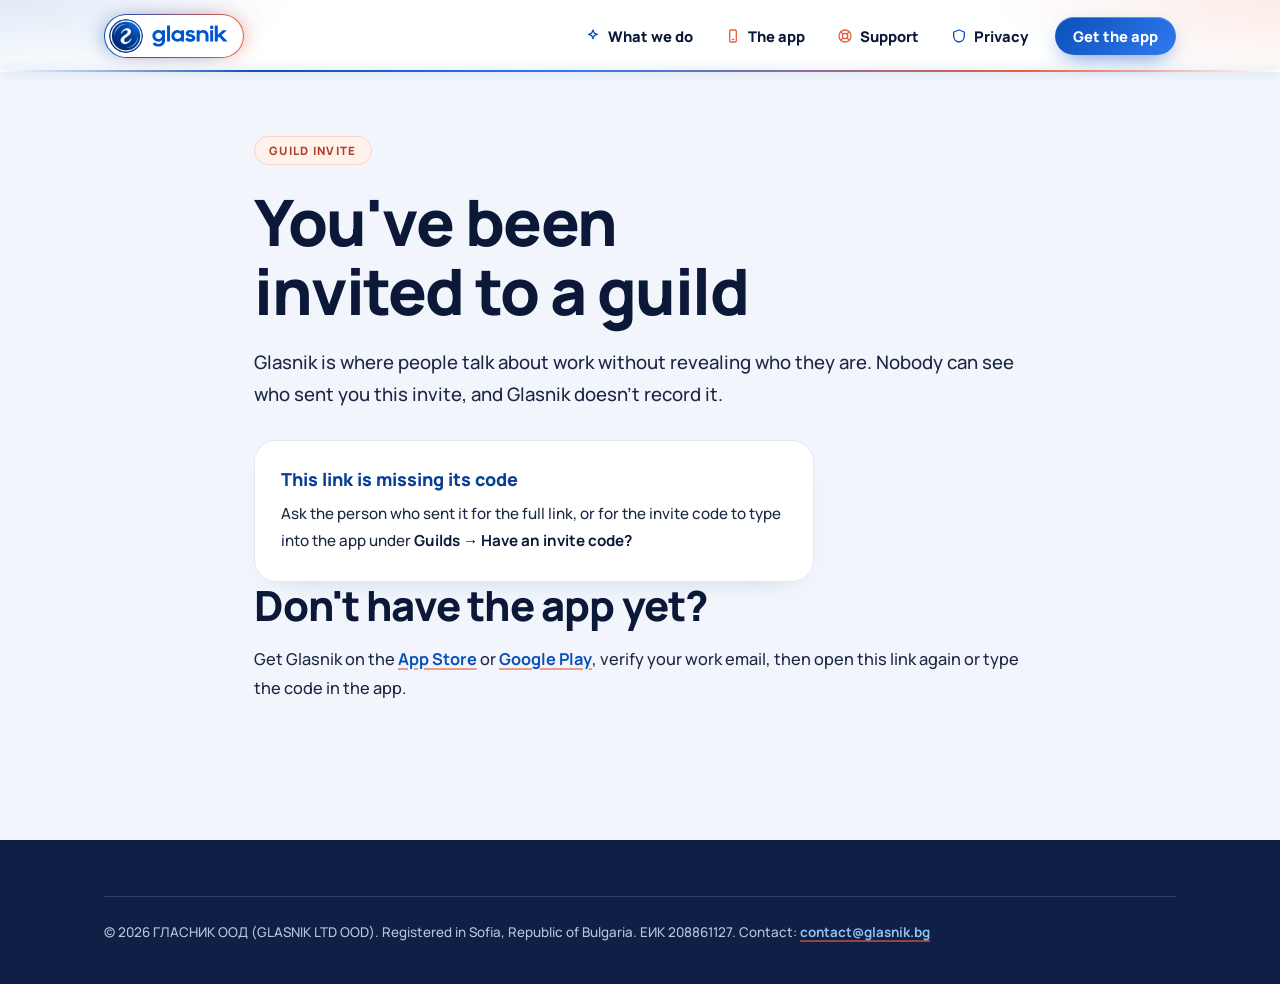
<file: join/index.html>
<!DOCTYPE html>
<html lang="en">
<head>
<meta charset="UTF-8">
<meta name="viewport" content="width=device-width, initial-scale=1.0">
<title>Guild invite · Glasnik</title>
<meta name="description" content="You've been invited to a guild on Glasnik, where people talk about work without revealing who they are.">
<!-- Invite links carry a code: keep them out of search results. -->
<meta name="robots" content="noindex, nofollow">
<meta name="referrer" content="no-referrer">
<link rel="icon" type="image/png" href="../img/favicon.png">
<link rel="apple-touch-icon" href="../img/apple-touch-icon.png">
<link rel="stylesheet" href="../site.css">
<style>
  .code { font: 700 28px/1.2 ui-monospace, SFMono-Regular, Menlo, Consolas, monospace; letter-spacing: .12em; margin: 8px 0 4px; word-break: break-all; }
  .invite-card { max-width: 560px; }
  [hidden] { display: none !important; }
</style>
</head>
<body>
<header class="site">
  <div class="wrap">
    <a class="brand" href="../index.html" aria-label="Glasnik home"><img src="../img/logo.png" alt="" width="34" height="34"><img class="word" src="../img/wordmark.svg" alt="glasnik" height="24"></a>
    <nav class="site">
      <a href="../index.html#what-we-do">What we do</a>
      <a href="../index.html#app">The app</a>
      <a href="../support.html">Support</a>
      <a href="../privacy.html">Privacy</a>
      <a class="nav-cta" href="../index.html#download">Get the app</a>
    </nav>
  </div>
</header>
<main>
<div class="page">
  <span class="eyebrow">Guild invite</span>
  <h1>You've been invited to a guild</h1>
  <p class="lead">Glasnik is where people talk about work without revealing who they are. Nobody can see who sent you this invite, and Glasnik doesn't record it.</p>

  <div class="card invite-card" id="has-code" hidden>
    <h3>Open it in the app</h3>
    <p>If you have Glasnik installed, this opens the guild so you can join.</p>
    <div class="btns"><a class="btn" id="open-app" href="#">Open in Glasnik</a></div>
    <p class="small">Didn't open? In the app, go to <strong>Guilds</strong>, tap the ticket icon (<em>Have an invite code?</em>) and enter:</p>
    <p class="code" id="code"></p>
  </div>

  <div class="card invite-card" id="no-code" hidden>
    <h3>This link is missing its code</h3>
    <p>Ask the person who sent it for the full link, or for the invite code to type into the app under <strong>Guilds → Have an invite code?</strong></p>
  </div>

  <h2>Don't have the app yet?</h2>
  <p>Get Glasnik on the <a href="https://apps.apple.com/bg/app/glasnik/id6819084732">App Store</a> or <a href="https://play.google.com/store/apps/details?id=bg.glasnik">Google Play</a>, verify your work email, then open this link again or type the code in the app.</p>
</div>
</main>
<footer class="site">
  <div class="wrap">
    <div class="legal-line">
      &copy; 2026 ГЛАСНИК ООД (GLASNIK LTD OOD). Registered in Sofia, Republic of Bulgaria. ЕИК 208861127.
      Contact: <a href="mailto:contact@glasnik.bg">contact@glasnik.bg</a>
    </div>
  </div>
</footer>
<script>
  (function () {
    // Only letters and digits survive, so the code can't inject anything into the page or the app link.
    var raw = new URLSearchParams(location.search).get('code') || '';
    var code = raw.replace(/[^A-Za-z0-9]/g, '').toUpperCase().slice(0, 16);
    if (!code) { document.getElementById('no-code').hidden = false; return; }
    document.getElementById('has-code').hidden = false;
    document.getElementById('code').textContent = code;
    var appUrl = 'glasnik://guild-invite/' + encodeURIComponent(code);
    document.getElementById('open-app').href = appUrl;
    // Try the app straight away on phones; the page stays as the fallback.
    if (/Android|iPhone|iPad|iPod/i.test(navigator.userAgent)) {
      setTimeout(function () { location.href = appUrl; }, 300);
    }
  })();
</script>
</body>
</html>
</file>
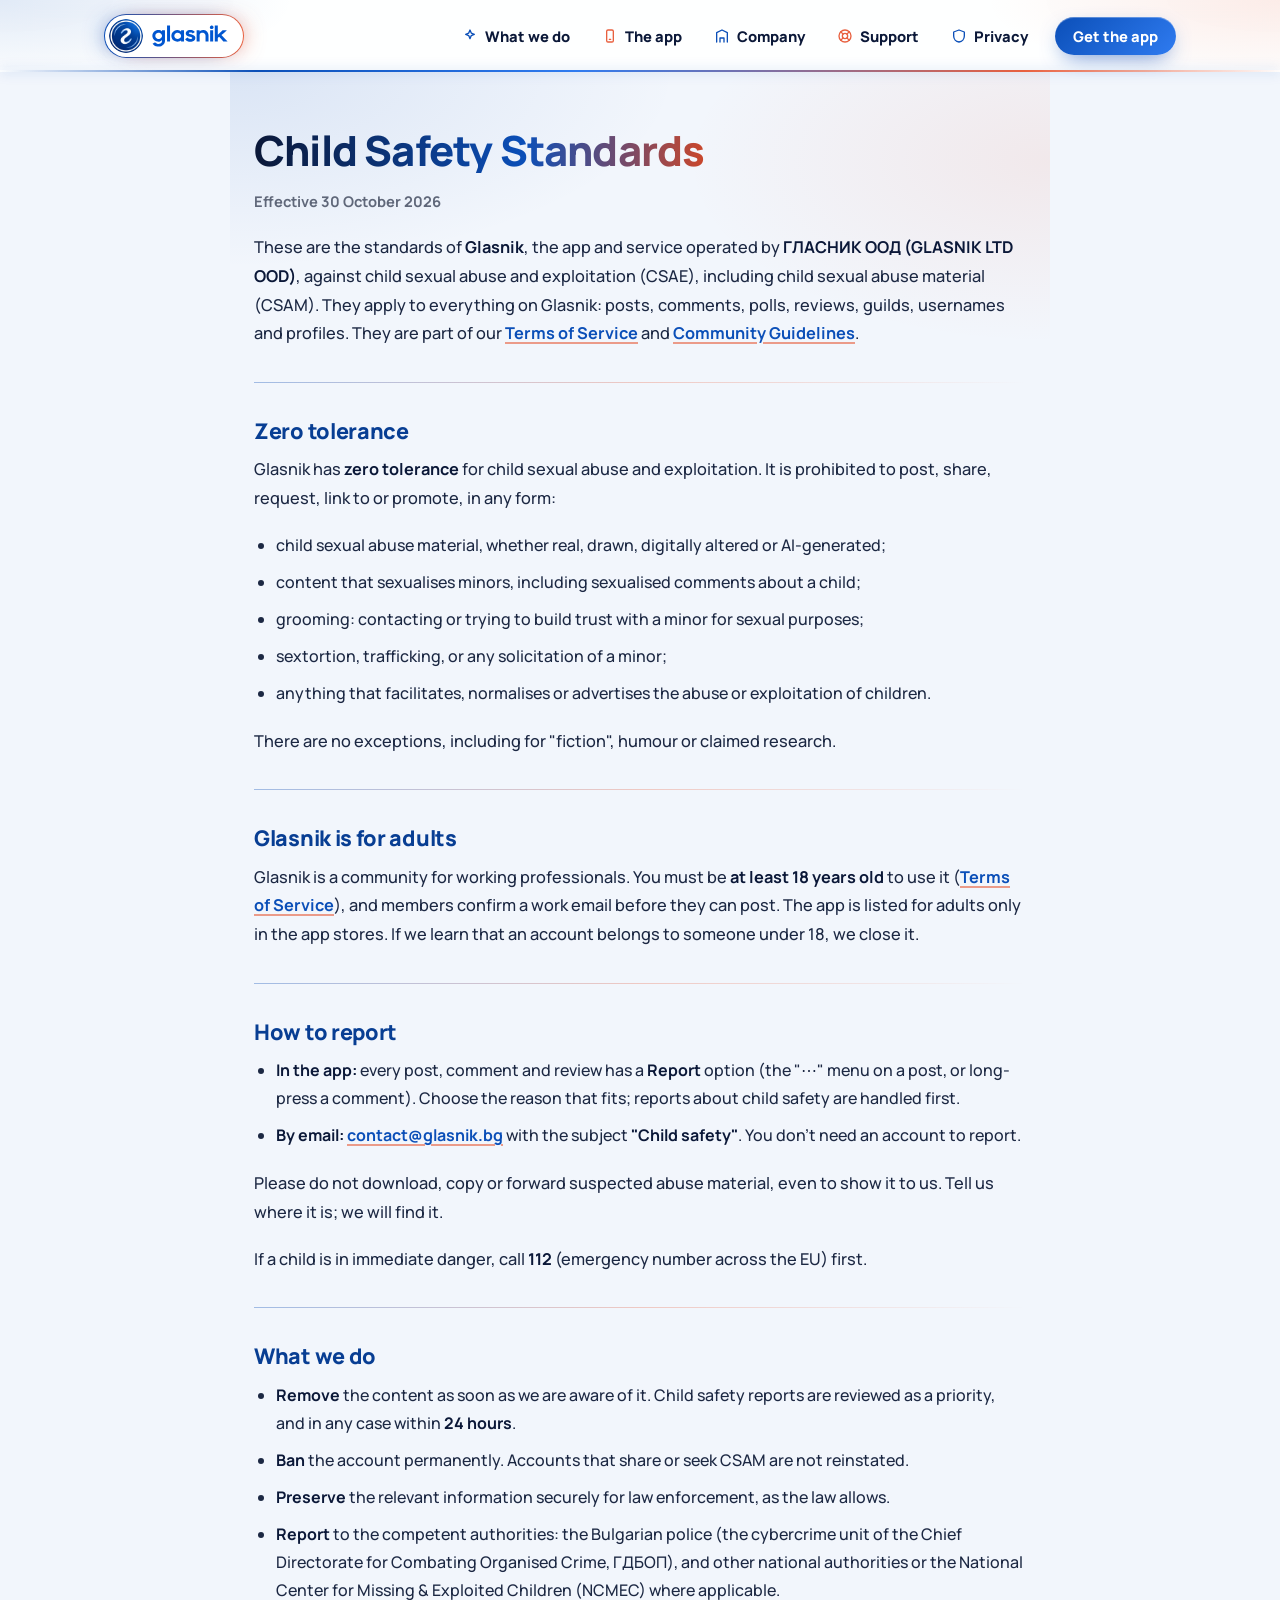
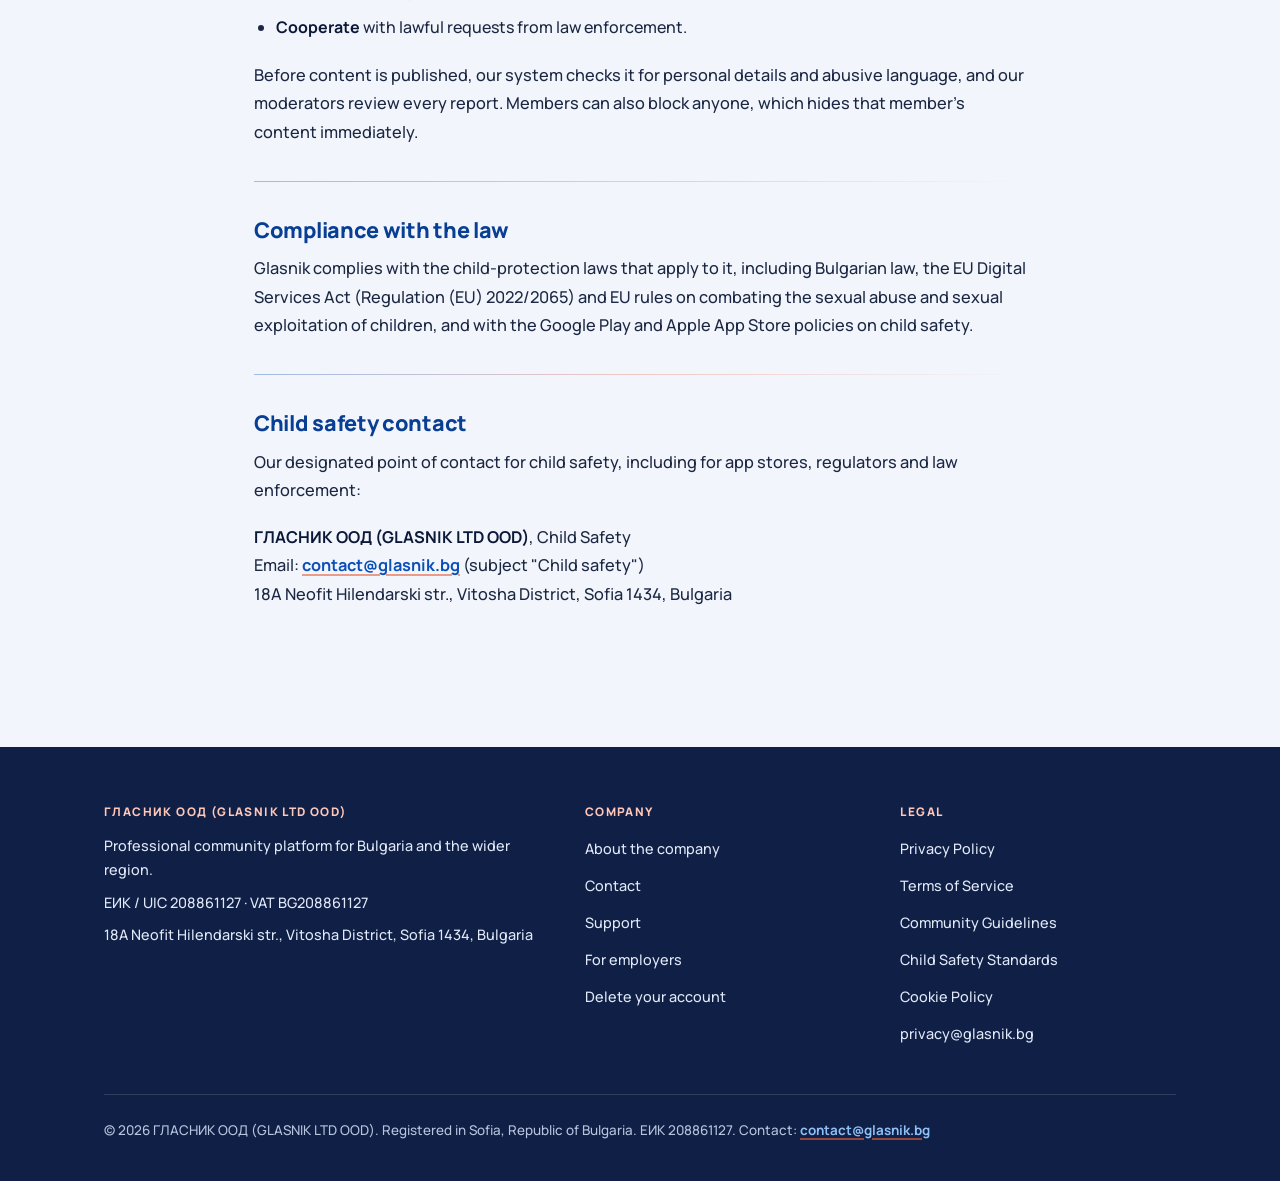
<file: child-safety.html>
<!DOCTYPE html>
<html lang="en">
<head>
<meta charset="utf-8">
<meta name="viewport" content="width=device-width, initial-scale=1">
<title>Child Safety Standards · Glasnik</title>
<meta name="description" content="Glasnik's standards against child sexual abuse and exploitation (CSAE). Glasnik is operated by ГЛАСНИК ООД (GLASNIK LTD OOD).">
<link rel="icon" type="image/png" href="img/favicon.png">
<link rel="apple-touch-icon" href="img/apple-touch-icon.png">
<link rel="stylesheet" href="site.css">
</head>
<body>
  <header class="site">
  <div class="wrap">
    <a class="brand" href="index.html" aria-label="Glasnik home"><img src="img/logo.png" alt="" width="34" height="34"><img class="word" src="img/wordmark.svg" alt="glasnik" height="24"></a>
    <nav class="site">
      <a href="index.html#what-we-do">What we do</a>
      <a href="index.html#app">The app</a>
      <a href="company.html">Company</a>
      <a href="support.html">Support</a>
      <a href="privacy.html">Privacy</a>
      <a class="nav-cta" href="index.html#download">Get the app</a>
    </nav>
  </div>
</header>
<main class="wrap doc">
<h1 id="child-safety-standards">Child Safety Standards</h1>
<p><strong>Effective 30 October 2026</strong></p>
<p>These are the standards of <strong>Glasnik</strong>, the app and service operated by <strong>ГЛАСНИК ООД
(GLASNIK LTD OOD)</strong>, against child sexual abuse and exploitation (CSAE), including child sexual
abuse material (CSAM). They apply to everything on Glasnik: posts, comments, polls, reviews, guilds,
usernames and profiles. They are part of our <a href="terms.html">Terms of Service</a> and
<a href="guidelines.html">Community Guidelines</a>.</p>
<hr />
<h2 id="zero-tolerance">Zero tolerance</h2>
<p>Glasnik has <strong>zero tolerance</strong> for child sexual abuse and exploitation. It is prohibited to
post, share, request, link to or promote, in any form:</p>
<ul>
<li>child sexual abuse material, whether real, drawn, digitally altered or AI-generated;</li>
<li>content that sexualises minors, including sexualised comments about a child;</li>
<li>grooming: contacting or trying to build trust with a minor for sexual purposes;</li>
<li>sextortion, trafficking, or any solicitation of a minor;</li>
<li>anything that facilitates, normalises or advertises the abuse or exploitation of children.</li>
</ul>
<p>There are no exceptions, including for "fiction", humour or claimed research.</p>
<hr />
<h2 id="adults-only">Glasnik is for adults</h2>
<p>Glasnik is a community for working professionals. You must be <strong>at least 18 years old</strong> to use
it (<a href="terms.html">Terms of Service</a>), and members confirm a work email before they can post.
The app is listed for adults only in the app stores. If we learn that an account belongs to someone
under 18, we close it.</p>
<hr />
<h2 id="how-to-report">How to report</h2>
<ul>
<li><strong>In the app:</strong> every post, comment and review has a <strong>Report</strong> option (the "⋯" menu on a
  post, or long-press a comment). Choose the reason that fits; reports about child safety are
  handled first.</li>
<li><strong>By email:</strong> <a href="mailto:contact@glasnik.bg?subject=Child%20safety%20report">contact@glasnik.bg</a>
  with the subject <strong>"Child safety"</strong>. You don't need an account to report.</li>
</ul>
<p>Please do not download, copy or forward suspected abuse material, even to show it to us. Tell us
where it is; we will find it.</p>
<p>If a child is in immediate danger, call <strong>112</strong> (emergency number across the EU) first.</p>
<hr />
<h2 id="what-we-do">What we do</h2>
<ul>
<li><strong>Remove</strong> the content as soon as we are aware of it. Child safety reports are reviewed as a
  priority, and in any case within <strong>24 hours</strong>.</li>
<li><strong>Ban</strong> the account permanently. Accounts that share or seek CSAM are not reinstated.</li>
<li><strong>Preserve</strong> the relevant information securely for law enforcement, as the law allows.</li>
<li><strong>Report</strong> to the competent authorities: the Bulgarian police (the cybercrime unit of the
  Chief Directorate for Combating Organised Crime, ГДБОП), and other national authorities or the
  National Center for Missing &amp; Exploited Children (NCMEC) where applicable.</li>
<li><strong>Cooperate</strong> with lawful requests from law enforcement.</li>
</ul>
<p>Before content is published, our system checks it for personal details and abusive language, and
our moderators review every report. Members can also block anyone, which hides that member's
content immediately.</p>
<hr />
<h2 id="compliance">Compliance with the law</h2>
<p>Glasnik complies with the child-protection laws that apply to it, including Bulgarian law, the
EU Digital Services Act (Regulation (EU) 2022/2065) and EU rules on combating the sexual abuse and
sexual exploitation of children, and with the Google Play and Apple App Store policies on child
safety.</p>
<hr />
<h2 id="contact">Child safety contact</h2>
<p>Our designated point of contact for child safety, including for app stores, regulators and law
enforcement:</p>
<p><strong>ГЛАСНИК ООД (GLASNIK LTD OOD)</strong>, Child Safety<br>
Email: <a href="mailto:contact@glasnik.bg?subject=Child%20safety">contact@glasnik.bg</a> (subject "Child safety")<br>
18A Neofit Hilendarski str., Vitosha District, Sofia 1434, Bulgaria</p>
  </main>

  <footer class="site">
  <div class="wrap">
    <div class="foot-grid">
      <div>
        <h4>ГЛАСНИК ООД (GLASNIK LTD OOD)</h4>
        <p>Professional community platform for Bulgaria and the wider region.</p>
        <p>ЕИК / UIC 208861127 &middot; VAT BG208861127</p>
        <p>18A Neofit Hilendarski str., Vitosha District, Sofia 1434, Bulgaria</p>
      </div>
      <div>
        <h4>Company</h4>
        <ul>
          <li><a href="company.html">About the company</a></li>
          <li><a href="contact.html">Contact</a></li>
          <li><a href="support.html">Support</a></li>
          <li><a href="employers.html">For employers</a></li>
          <li><a href="delete-account.html">Delete your account</a></li>
        </ul>
      </div>
      <div>
        <h4>Legal</h4>
        <ul>
          <li><a href="privacy.html">Privacy Policy</a></li>
          <li><a href="terms.html">Terms of Service</a></li>
          <li><a href="guidelines.html">Community Guidelines</a></li>
          <li><a href="child-safety.html">Child Safety Standards</a></li>
          <li><a href="cookies.html">Cookie Policy</a></li>
          <li><a href="mailto:privacy@glasnik.bg">privacy@glasnik.bg</a></li>
        </ul>
      </div>
    </div>
    <div class="legal-line">
      &copy; 2026 ГЛАСНИК ООД (GLASNIK LTD OOD). Registered in Sofia, Republic of Bulgaria. ЕИК 208861127.
      Contact: <a href="mailto:contact@glasnik.bg">contact@glasnik.bg</a>
    </div>
  </div>
</footer>
</body>
</html>
</file>
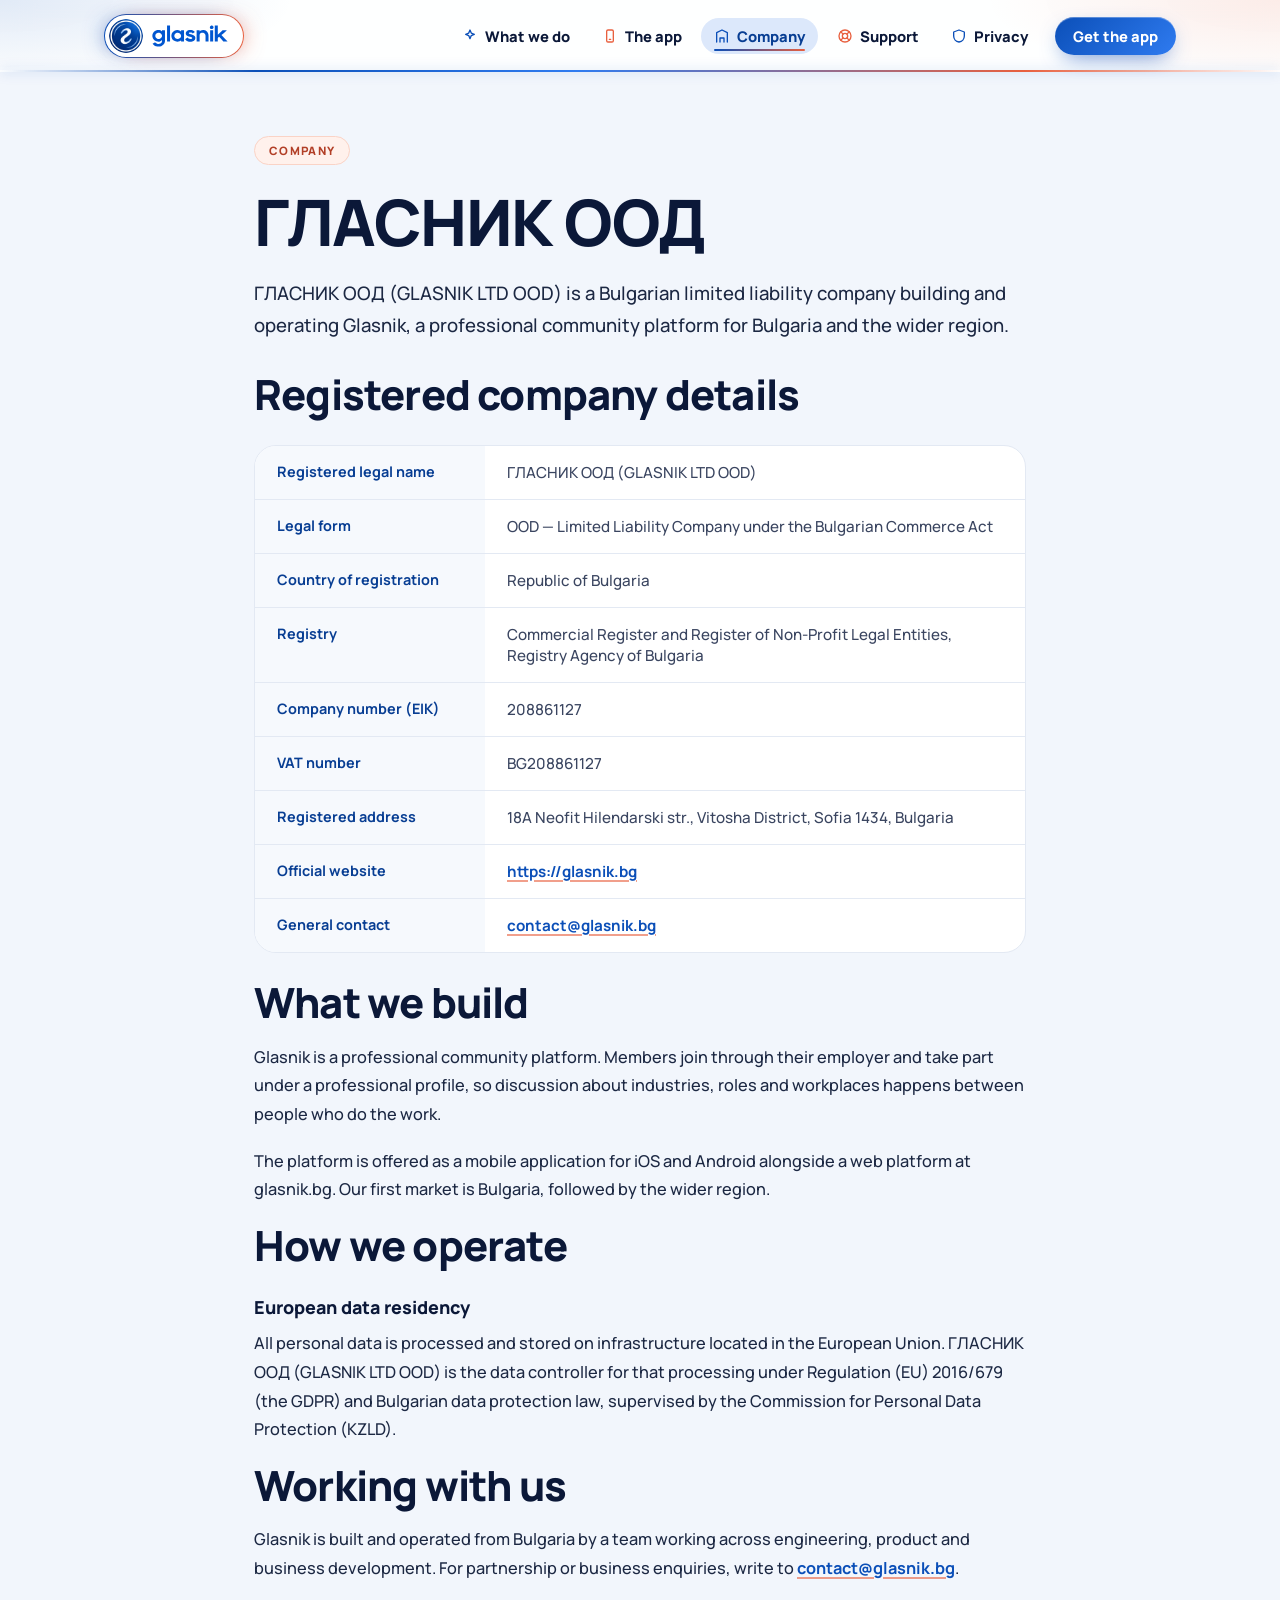
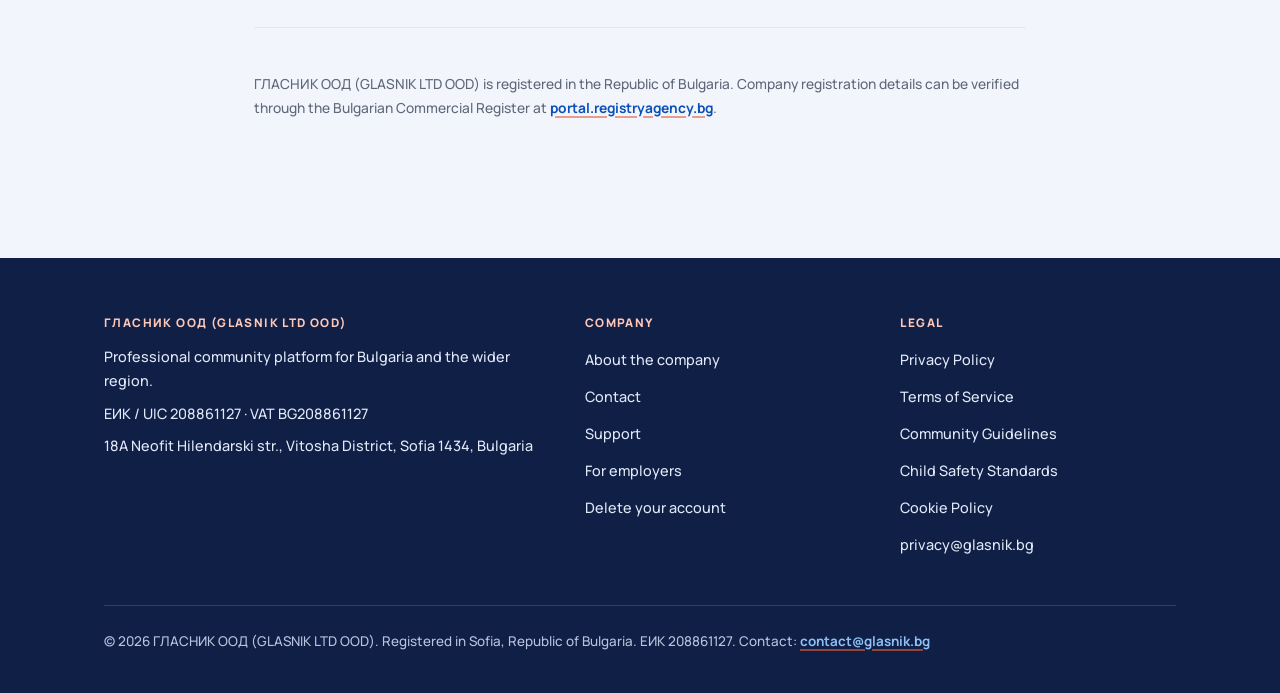
<file: company.html>
<!DOCTYPE html>
<html lang="en">
<head>
<meta charset="UTF-8">
<meta name="viewport" content="width=device-width, initial-scale=1.0">
<title>Company · Glasnik</title>
<meta name="description" content="ГЛАСНИК ООД (GLASNIK LTD OOD) is a limited liability company registered in the Republic of Bulgaria, developing and operating the Glasnik professional community platform.">
<link rel="canonical" href="https://glasnik.bg/company.html">
<link rel="icon" type="image/png" href="img/favicon.png">
<link rel="apple-touch-icon" href="img/apple-touch-icon.png">
<link rel="stylesheet" href="site.css">
</head>
<body>
<header class="site">
  <div class="wrap">
    <a class="brand" href="index.html" aria-label="Glasnik home"><img src="img/logo.png" alt="" width="34" height="34"><img class="word" src="img/wordmark.svg" alt="glasnik" height="24"></a>
    <nav class="site">
      <a href="index.html#what-we-do">What we do</a>
      <a href="index.html#app">The app</a>
      <a href="company.html" aria-current="page">Company</a>
      <a href="support.html">Support</a>
      <a href="privacy.html">Privacy</a>
      <a class="nav-cta" href="index.html#download">Get the app</a>
    </nav>
  </div>
</header>
<main>
<div class="page">
  <span class="eyebrow">Company</span>
  <h1>ГЛАСНИК ООД</h1>
  <p class="lead">ГЛАСНИК ООД (GLASNIK LTD OOD) is a Bulgarian limited liability company building and operating Glasnik, a professional community platform for Bulgaria and the wider region.</p>

  <h2>Registered company details</h2>
  <dl class="facts">
    <dt>Registered legal name</dt><dd>ГЛАСНИК ООД (GLASNIK LTD OOD)</dd>
    <dt>Legal form</dt><dd>OOD — Limited Liability Company under the Bulgarian Commerce Act</dd>
    <dt>Country of registration</dt><dd>Republic of Bulgaria</dd>
    <dt>Registry</dt><dd>Commercial Register and Register of Non-Profit Legal Entities, Registry Agency of Bulgaria</dd>
    <dt>Company number (EIK)</dt><dd>208861127</dd>
    <dt>VAT number</dt><dd>BG208861127</dd>
    <dt>Registered address</dt><dd>18A Neofit Hilendarski str., Vitosha District, Sofia 1434, Bulgaria</dd>
    <dt>Official website</dt><dd><a href="https://glasnik.bg">https://glasnik.bg</a></dd>
    <dt>General contact</dt><dd><a href="mailto:contact@glasnik.bg">contact@glasnik.bg</a></dd>
  </dl>

  <h2>What we build</h2>
  <p>Glasnik is a professional community platform. Members join through their employer and take part under a professional profile, so discussion about industries, roles and workplaces happens between people who do the work.</p>
  <p>The platform is offered as a mobile application for iOS and Android alongside a web platform at glasnik.bg. Our first market is Bulgaria, followed by the wider region.</p>

  <h2>How we operate</h2>
  <h3>European data residency</h3>
  <p>All personal data is processed and stored on infrastructure located in the European Union. ГЛАСНИК ООД (GLASNIK LTD OOD) is the data controller for that processing under Regulation (EU) 2016/679 (the GDPR) and Bulgarian data protection law, supervised by the Commission for Personal Data Protection (KZLD).</p>

  

  

  <h2>Working with us</h2>
  <p>Glasnik is built and operated from Bulgaria by a team working across engineering, product and business development. For partnership or business enquiries, write to <a href="mailto:contact@glasnik.bg">contact@glasnik.bg</a>.</p>

  <hr>
  <p class="small">ГЛАСНИК ООД (GLASNIK LTD OOD) is registered in the Republic of Bulgaria. Company registration details can be verified through the Bulgarian Commercial Register at <a href="https://portal.registryagency.bg" rel="noopener">portal.registryagency.bg</a>.</p>
</div>
</main>
<footer class="site">
  <div class="wrap">
    <div class="foot-grid">
      <div>
        <h4>ГЛАСНИК ООД (GLASNIK LTD OOD)</h4>
        <p>Professional community platform for Bulgaria and the wider region.</p>
        <p>ЕИК / UIC 208861127 &middot; VAT BG208861127</p>
        <p>18A Neofit Hilendarski str., Vitosha District, Sofia 1434, Bulgaria</p>
      </div>
      <div>
        <h4>Company</h4>
        <ul>
          <li><a href="company.html">About the company</a></li>
          <li><a href="contact.html">Contact</a></li>
          <li><a href="support.html">Support</a></li>
          <li><a href="employers.html">For employers</a></li>
          <li><a href="delete-account.html">Delete your account</a></li>
        </ul>
      </div>
      <div>
        <h4>Legal</h4>
        <ul>
          <li><a href="privacy.html">Privacy Policy</a></li>
          <li><a href="terms.html">Terms of Service</a></li>
          <li><a href="guidelines.html">Community Guidelines</a></li>
          <li><a href="child-safety.html">Child Safety Standards</a></li>
          <li><a href="cookies.html">Cookie Policy</a></li>
          <li><a href="mailto:privacy@glasnik.bg">privacy@glasnik.bg</a></li>
        </ul>
      </div>
    </div>
    <div class="legal-line">
      &copy; 2026 ГЛАСНИК ООД (GLASNIK LTD OOD). Registered in Sofia, Republic of Bulgaria. ЕИК 208861127.
      Contact: <a href="mailto:contact@glasnik.bg">contact@glasnik.bg</a>
    </div>
  </div>
</footer>
</body>
</html>
</file>
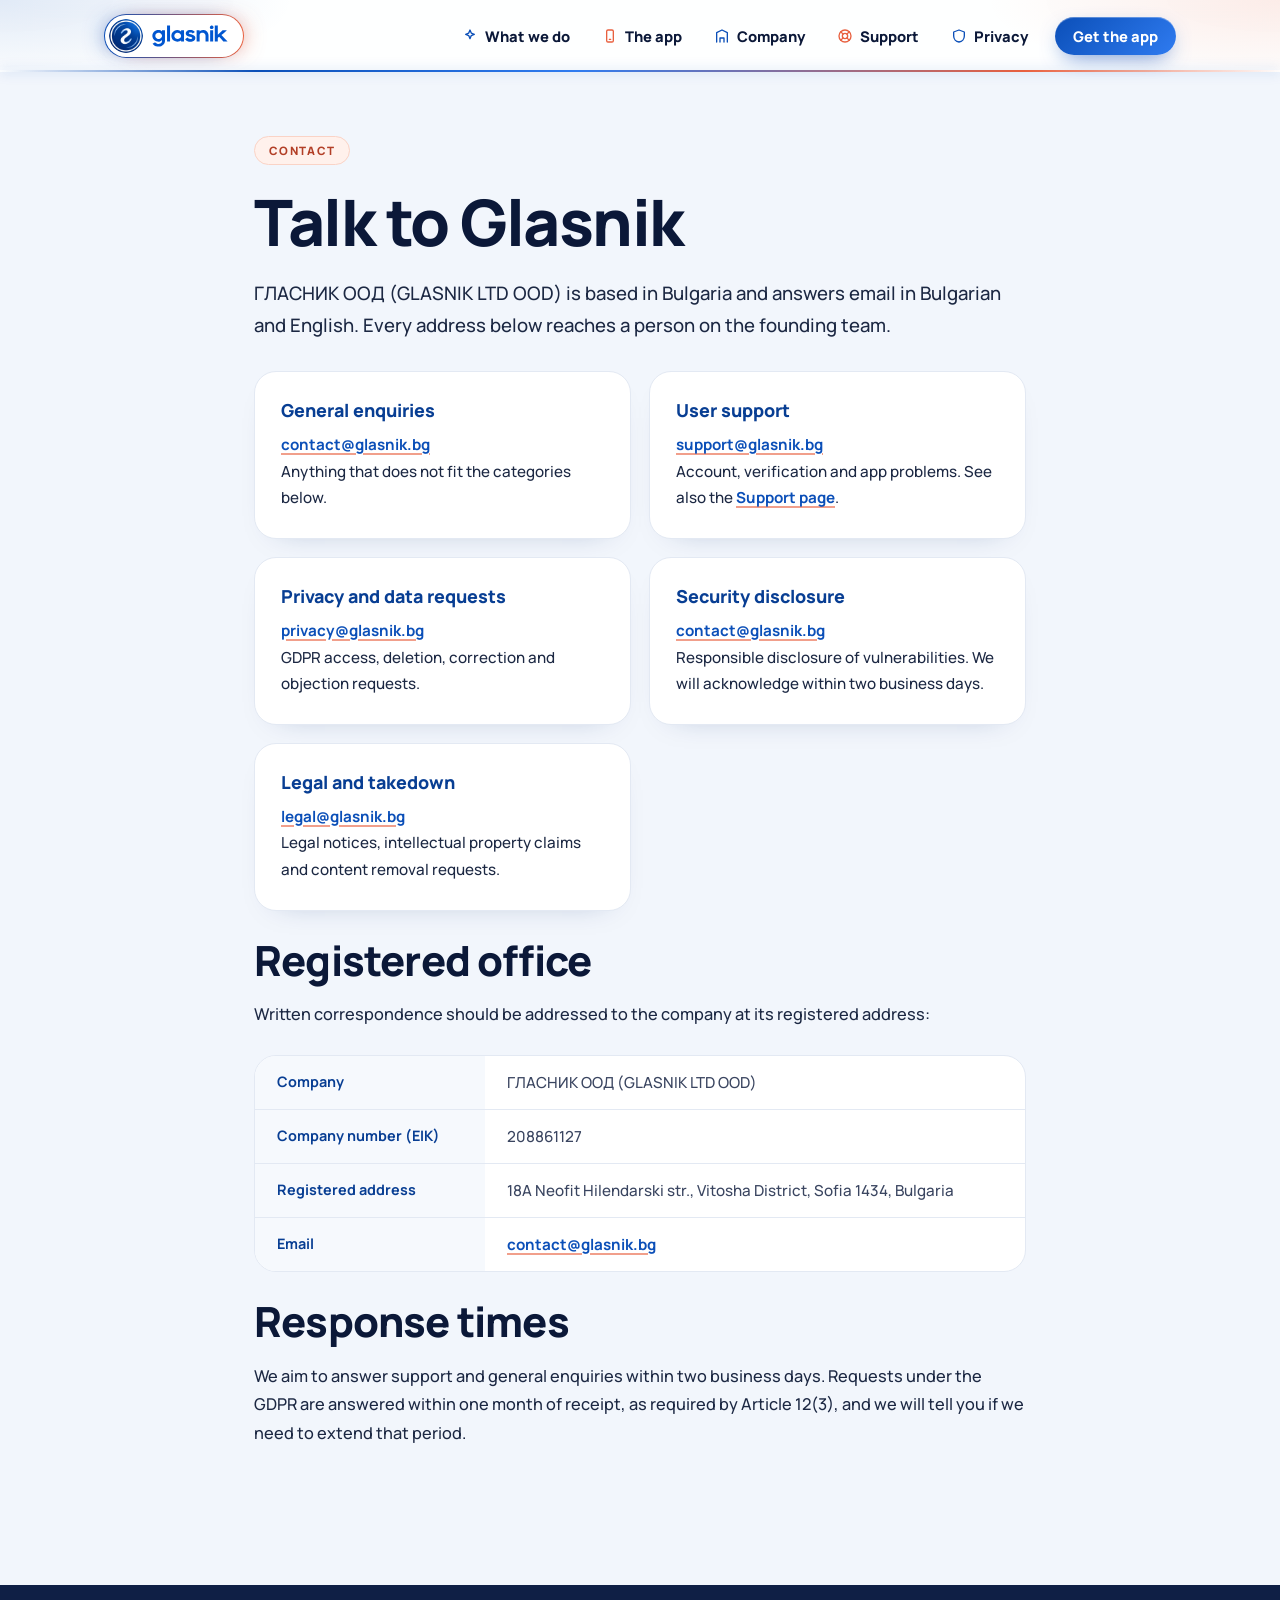
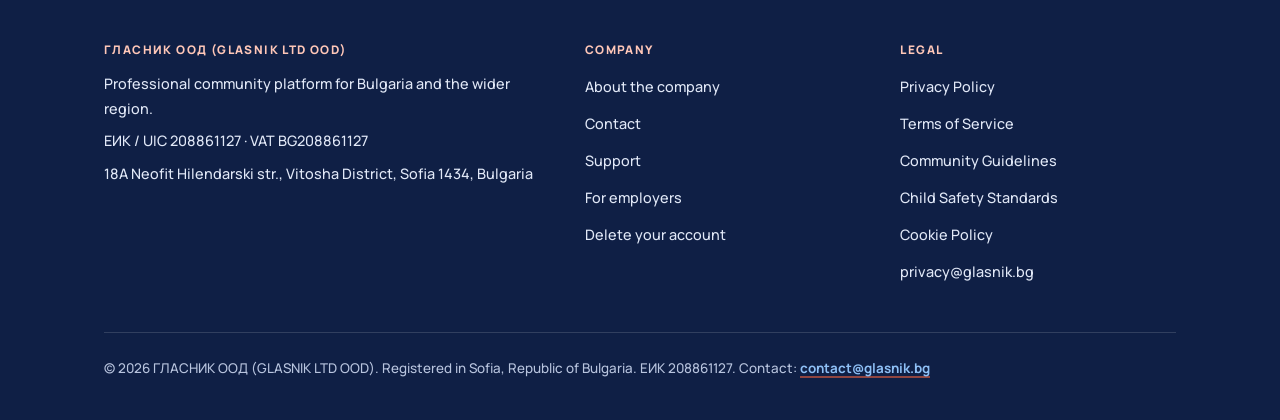
<file: contact.html>
<!DOCTYPE html>
<html lang="en">
<head>
<meta charset="UTF-8">
<meta name="viewport" content="width=device-width, initial-scale=1.0">
<title>Contact · Glasnik</title>
<meta name="description" content="Contact ГЛАСНИК ООД (GLASNIK LTD OOD): support, privacy, security and legal addresses, plus the registered office of the company in Bulgaria.">
<link rel="canonical" href="https://glasnik.bg/contact.html">
<link rel="icon" type="image/png" href="img/favicon.png">
<link rel="apple-touch-icon" href="img/apple-touch-icon.png">
<link rel="stylesheet" href="site.css">
</head>
<body>
<header class="site">
  <div class="wrap">
    <a class="brand" href="index.html" aria-label="Glasnik home"><img src="img/logo.png" alt="" width="34" height="34"><img class="word" src="img/wordmark.svg" alt="glasnik" height="24"></a>
    <nav class="site">
      <a href="index.html#what-we-do">What we do</a>
      <a href="index.html#app">The app</a>
      <a href="company.html">Company</a>
      <a href="support.html">Support</a>
      <a href="privacy.html">Privacy</a>
      <a class="nav-cta" href="index.html#download">Get the app</a>
    </nav>
  </div>
</header>
<main>
<div class="page">
  <span class="eyebrow">Contact</span>
  <h1>Talk to Glasnik</h1>
  <p class="lead">ГЛАСНИК ООД (GLASNIK LTD OOD) is based in Bulgaria and answers email in Bulgarian and English. Every address below reaches a person on the founding team.</p>

  <div class="grid">
    <div class="card">
      <h3>General enquiries</h3>
      <p><a href="mailto:contact@glasnik.bg">contact@glasnik.bg</a><br>Anything that does not fit the categories below.</p>
    </div>
    <div class="card">
      <h3>User support</h3>
      <p><a href="mailto:support@glasnik.bg">support@glasnik.bg</a><br>Account, verification and app problems. See also the <a href="support.html">Support page</a>.</p>
    </div>
    <div class="card">
      <h3>Privacy and data requests</h3>
      <p><a href="mailto:privacy@glasnik.bg">privacy@glasnik.bg</a><br>GDPR access, deletion, correction and objection requests.</p>
    </div>
    <div class="card">
      <h3>Security disclosure</h3>
      <p><a href="mailto:contact@glasnik.bg">contact@glasnik.bg</a><br>Responsible disclosure of vulnerabilities. We will acknowledge within two business days.</p>
    </div>
    <div class="card">
      <h3>Legal and takedown</h3>
      <p><a href="mailto:legal@glasnik.bg">legal@glasnik.bg</a><br>Legal notices, intellectual property claims and content removal requests.</p>
    </div>
  </div>

  <h2>Registered office</h2>
  <p>Written correspondence should be addressed to the company at its registered address:</p>
  <dl class="facts">
    <dt>Company</dt><dd>ГЛАСНИК ООД (GLASNIK LTD OOD)</dd>
    <dt>Company number (EIK)</dt><dd>208861127</dd>
    <dt>Registered address</dt><dd>18A Neofit Hilendarski str., Vitosha District, Sofia 1434, Bulgaria</dd>
    <dt>Email</dt><dd><a href="mailto:contact@glasnik.bg">contact@glasnik.bg</a></dd>
  </dl>

  <h2>Response times</h2>
  <p>We aim to answer support and general enquiries within two business days. Requests under the GDPR are answered within one month of receipt, as required by Article 12(3), and we will tell you if we need to extend that period.</p>
</div>
</main>
<footer class="site">
  <div class="wrap">
    <div class="foot-grid">
      <div>
        <h4>ГЛАСНИК ООД (GLASNIK LTD OOD)</h4>
        <p>Professional community platform for Bulgaria and the wider region.</p>
        <p>ЕИК / UIC 208861127 &middot; VAT BG208861127</p>
        <p>18A Neofit Hilendarski str., Vitosha District, Sofia 1434, Bulgaria</p>
      </div>
      <div>
        <h4>Company</h4>
        <ul>
          <li><a href="company.html">About the company</a></li>
          <li><a href="contact.html">Contact</a></li>
          <li><a href="support.html">Support</a></li>
          <li><a href="employers.html">For employers</a></li>
          <li><a href="delete-account.html">Delete your account</a></li>
        </ul>
      </div>
      <div>
        <h4>Legal</h4>
        <ul>
          <li><a href="privacy.html">Privacy Policy</a></li>
          <li><a href="terms.html">Terms of Service</a></li>
          <li><a href="guidelines.html">Community Guidelines</a></li>
          <li><a href="child-safety.html">Child Safety Standards</a></li>
          <li><a href="cookies.html">Cookie Policy</a></li>
          <li><a href="mailto:privacy@glasnik.bg">privacy@glasnik.bg</a></li>
        </ul>
      </div>
    </div>
    <div class="legal-line">
      &copy; 2026 ГЛАСНИК ООД (GLASNIK LTD OOD). Registered in Sofia, Republic of Bulgaria. ЕИК 208861127.
      Contact: <a href="mailto:contact@glasnik.bg">contact@glasnik.bg</a>
    </div>
  </div>
</footer>
</body>
</html>
</file>
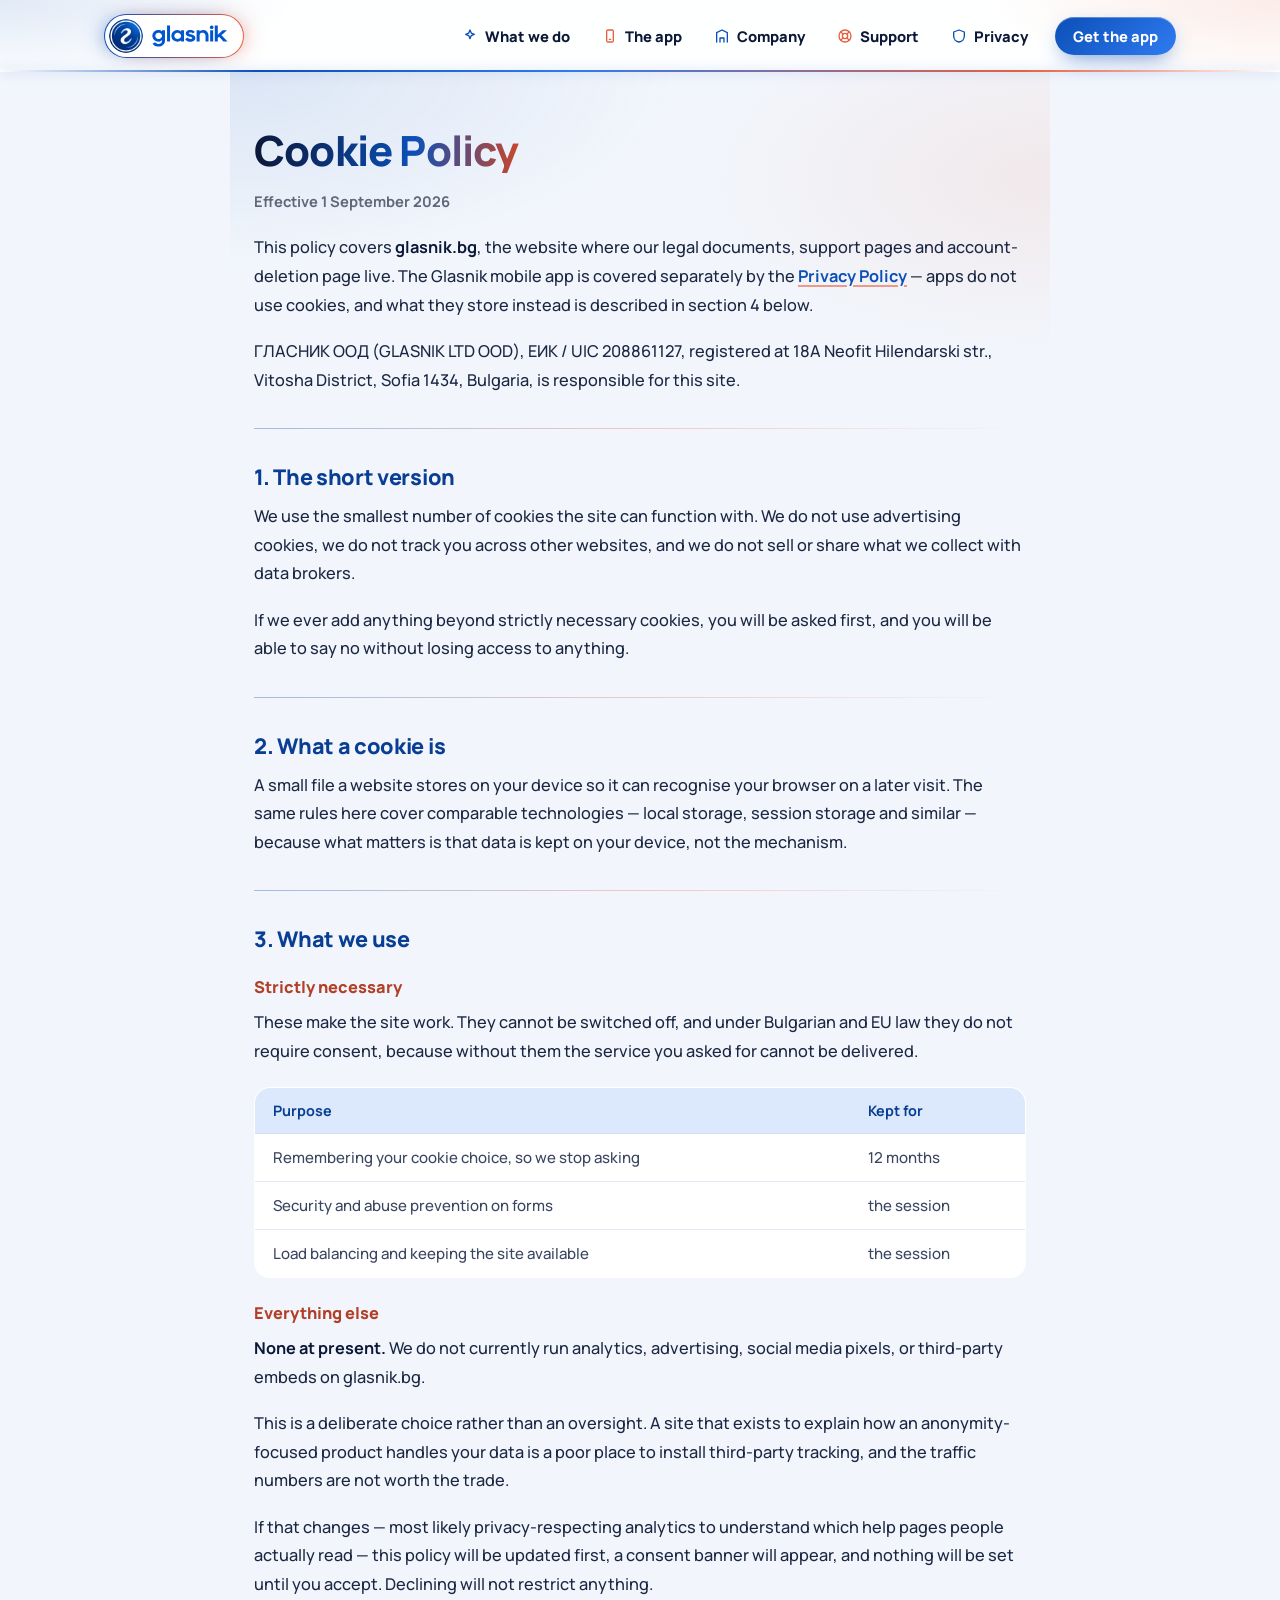
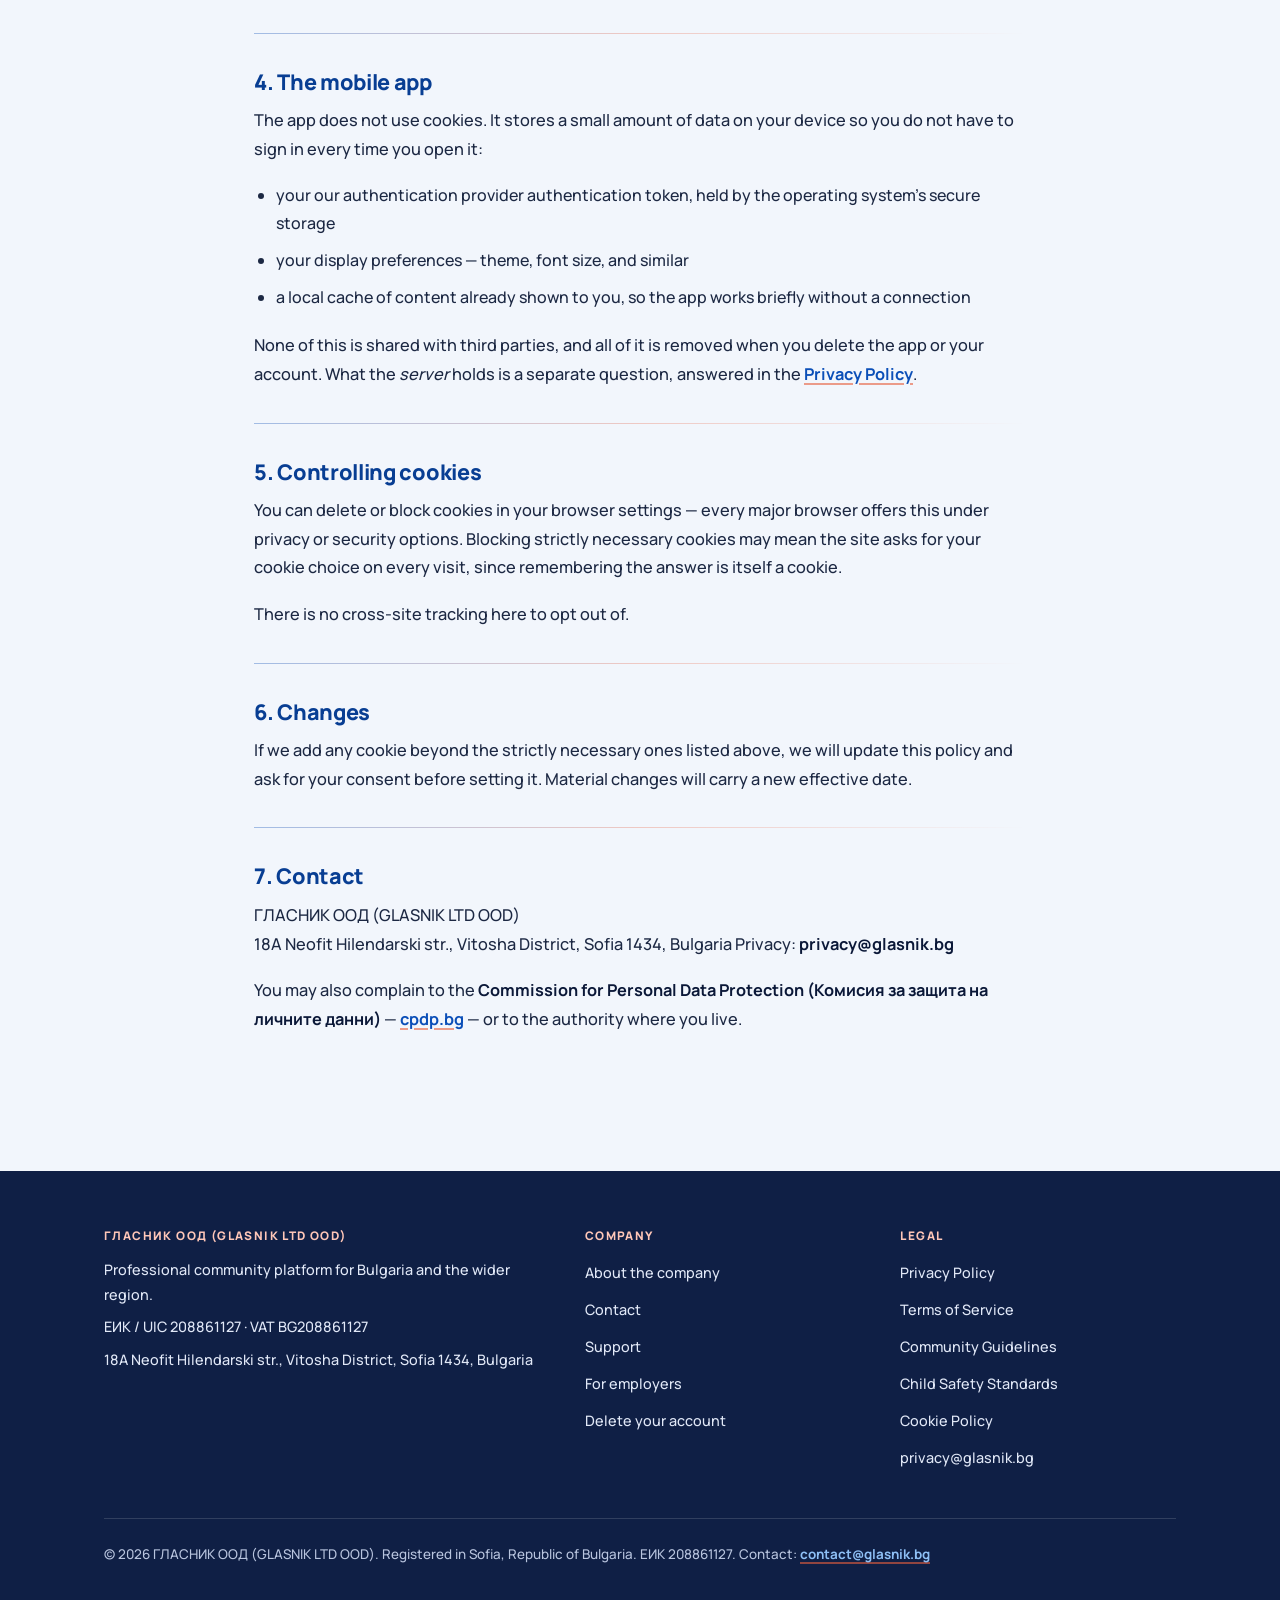
<file: cookies.html>
<!DOCTYPE html>
<html lang="en">
<head>
<meta charset="utf-8">
<meta name="viewport" content="width=device-width, initial-scale=1">
<title>Cookie Policy · Glasnik</title>
<meta name="description" content="Cookie Policy for Glasnik, operated by ГЛАСНИК ООД.">
<link rel="icon" type="image/png" href="img/favicon.png">
<link rel="apple-touch-icon" href="img/apple-touch-icon.png">
<link rel="stylesheet" href="site.css">
</head>
<body>
  <header class="site">
  <div class="wrap">
    <a class="brand" href="index.html" aria-label="Glasnik home"><img src="img/logo.png" alt="" width="34" height="34"><img class="word" src="img/wordmark.svg" alt="glasnik" height="24"></a>
    <nav class="site">
      <a href="index.html#what-we-do">What we do</a>
      <a href="index.html#app">The app</a>
      <a href="company.html">Company</a>
      <a href="support.html">Support</a>
      <a href="privacy.html">Privacy</a>
      <a class="nav-cta" href="index.html#download">Get the app</a>
    </nav>
  </div>
</header>
<main class="wrap doc">
<h1 id="cookie-policy">Cookie Policy</h1>
<p><strong>Effective 1 September 2026</strong></p>
<p>This policy covers <strong>glasnik.bg</strong>, the website where our legal documents, support pages and
account-deletion page live. The Glasnik mobile app is covered separately by the
<a href="privacy.html">Privacy Policy</a> — apps do not use cookies, and what they store instead is
described in section 4 below.</p>
<p>ГЛАСНИК ООД (GLASNIK LTD OOD), ЕИК / UIC 208861127, registered at 18A Neofit Hilendarski str., Vitosha District, Sofia 1434, Bulgaria, is responsible for this site.</p>
<hr />
<h2 id="1-the-short-version">1. The short version</h2>
<p>We use the smallest number of cookies the site can function with. We do not use advertising
cookies, we do not track you across other websites, and we do not sell or share what we collect
with data brokers.</p>
<p>If we ever add anything beyond strictly necessary cookies, you will be asked first, and you will
be able to say no without losing access to anything.</p>
<hr />
<h2 id="2-what-a-cookie-is">2. What a cookie is</h2>
<p>A small file a website stores on your device so it can recognise your browser on a later visit.
The same rules here cover comparable technologies — local storage, session storage and similar —
because what matters is that data is kept on your device, not the mechanism.</p>
<hr />
<h2 id="3-what-we-use">3. What we use</h2>
<h3 id="strictly-necessary">Strictly necessary</h3>
<p>These make the site work. They cannot be switched off, and under Bulgarian and EU law they do
not require consent, because without them the service you asked for cannot be delivered.</p>
<table>
<thead>
<tr>
<th>Purpose</th>
<th>Kept for</th>
</tr>
</thead>
<tbody>
<tr>
<td>Remembering your cookie choice, so we stop asking</td>
<td>12 months</td>
</tr>
<tr>
<td>Security and abuse prevention on forms</td>
<td>the session</td>
</tr>
<tr>
<td>Load balancing and keeping the site available</td>
<td>the session</td>
</tr>
</tbody>
</table>
<h3 id="everything-else">Everything else</h3>
<p><strong>None at present.</strong> We do not currently run analytics, advertising, social media pixels, or
third-party embeds on glasnik.bg.</p>
<p>This is a deliberate choice rather than an oversight. A site that exists to explain how an
anonymity-focused product handles your data is a poor place to install third-party tracking, and
the traffic numbers are not worth the trade.</p>
<p>If that changes — most likely privacy-respecting analytics to understand which help pages people
actually read — this policy will be updated first, a consent banner will appear, and nothing will
be set until you accept. Declining will not restrict anything.</p>
<hr />
<h2 id="4-the-mobile-app">4. The mobile app</h2>
<p>The app does not use cookies. It stores a small amount of data on your device so you do not have
to sign in every time you open it:</p>
<ul>
<li>your our authentication provider authentication token, held by the operating system's secure storage</li>
<li>your display preferences — theme, font size, and similar</li>
<li>a local cache of content already shown to you, so the app works briefly without a connection</li>
</ul>
<p>None of this is shared with third parties, and all of it is removed when you delete the app or
your account. What the <em>server</em> holds is a separate question, answered in the
<a href="privacy.html">Privacy Policy</a>.</p>
<hr />
<h2 id="5-controlling-cookies">5. Controlling cookies</h2>
<p>You can delete or block cookies in your browser settings — every major browser offers this under
privacy or security options. Blocking strictly necessary cookies may mean the site asks for your
cookie choice on every visit, since remembering the answer is itself a cookie.</p>
<p>There is no cross-site tracking here to opt out of.</p>
<hr />
<h2 id="6-changes">6. Changes</h2>
<p>If we add any cookie beyond the strictly necessary ones listed above, we will update this policy
and ask for your consent before setting it. Material changes will carry a new effective date.</p>
<hr />
<h2 id="7-contact">7. Contact</h2>
<p>ГЛАСНИК ООД (GLASNIK LTD OOD)<br>
18A Neofit Hilendarski str., Vitosha District, Sofia 1434, Bulgaria
Privacy: <strong>privacy@glasnik.bg</strong></p>
<p>You may also complain to the <strong>Commission for Personal Data Protection (Комисия за защита на
личните данни)</strong> — <a href="https://www.cpdp.bg">cpdp.bg</a> — or to the authority where you live.</p>
  </main>

  <footer class="site">
  <div class="wrap">
    <div class="foot-grid">
      <div>
        <h4>ГЛАСНИК ООД (GLASNIK LTD OOD)</h4>
        <p>Professional community platform for Bulgaria and the wider region.</p>
        <p>ЕИК / UIC 208861127 &middot; VAT BG208861127</p>
        <p>18A Neofit Hilendarski str., Vitosha District, Sofia 1434, Bulgaria</p>
      </div>
      <div>
        <h4>Company</h4>
        <ul>
          <li><a href="company.html">About the company</a></li>
          <li><a href="contact.html">Contact</a></li>
          <li><a href="support.html">Support</a></li>
          <li><a href="employers.html">For employers</a></li>
          <li><a href="delete-account.html">Delete your account</a></li>
        </ul>
      </div>
      <div>
        <h4>Legal</h4>
        <ul>
          <li><a href="privacy.html">Privacy Policy</a></li>
          <li><a href="terms.html">Terms of Service</a></li>
          <li><a href="guidelines.html">Community Guidelines</a></li>
          <li><a href="child-safety.html">Child Safety Standards</a></li>
          <li><a href="cookies.html">Cookie Policy</a></li>
          <li><a href="mailto:privacy@glasnik.bg">privacy@glasnik.bg</a></li>
        </ul>
      </div>
    </div>
    <div class="legal-line">
      &copy; 2026 ГЛАСНИК ООД (GLASNIK LTD OOD). Registered in Sofia, Republic of Bulgaria. ЕИК 208861127.
      Contact: <a href="mailto:contact@glasnik.bg">contact@glasnik.bg</a>
    </div>
  </div>
</footer>
</body>
</html>
</file>
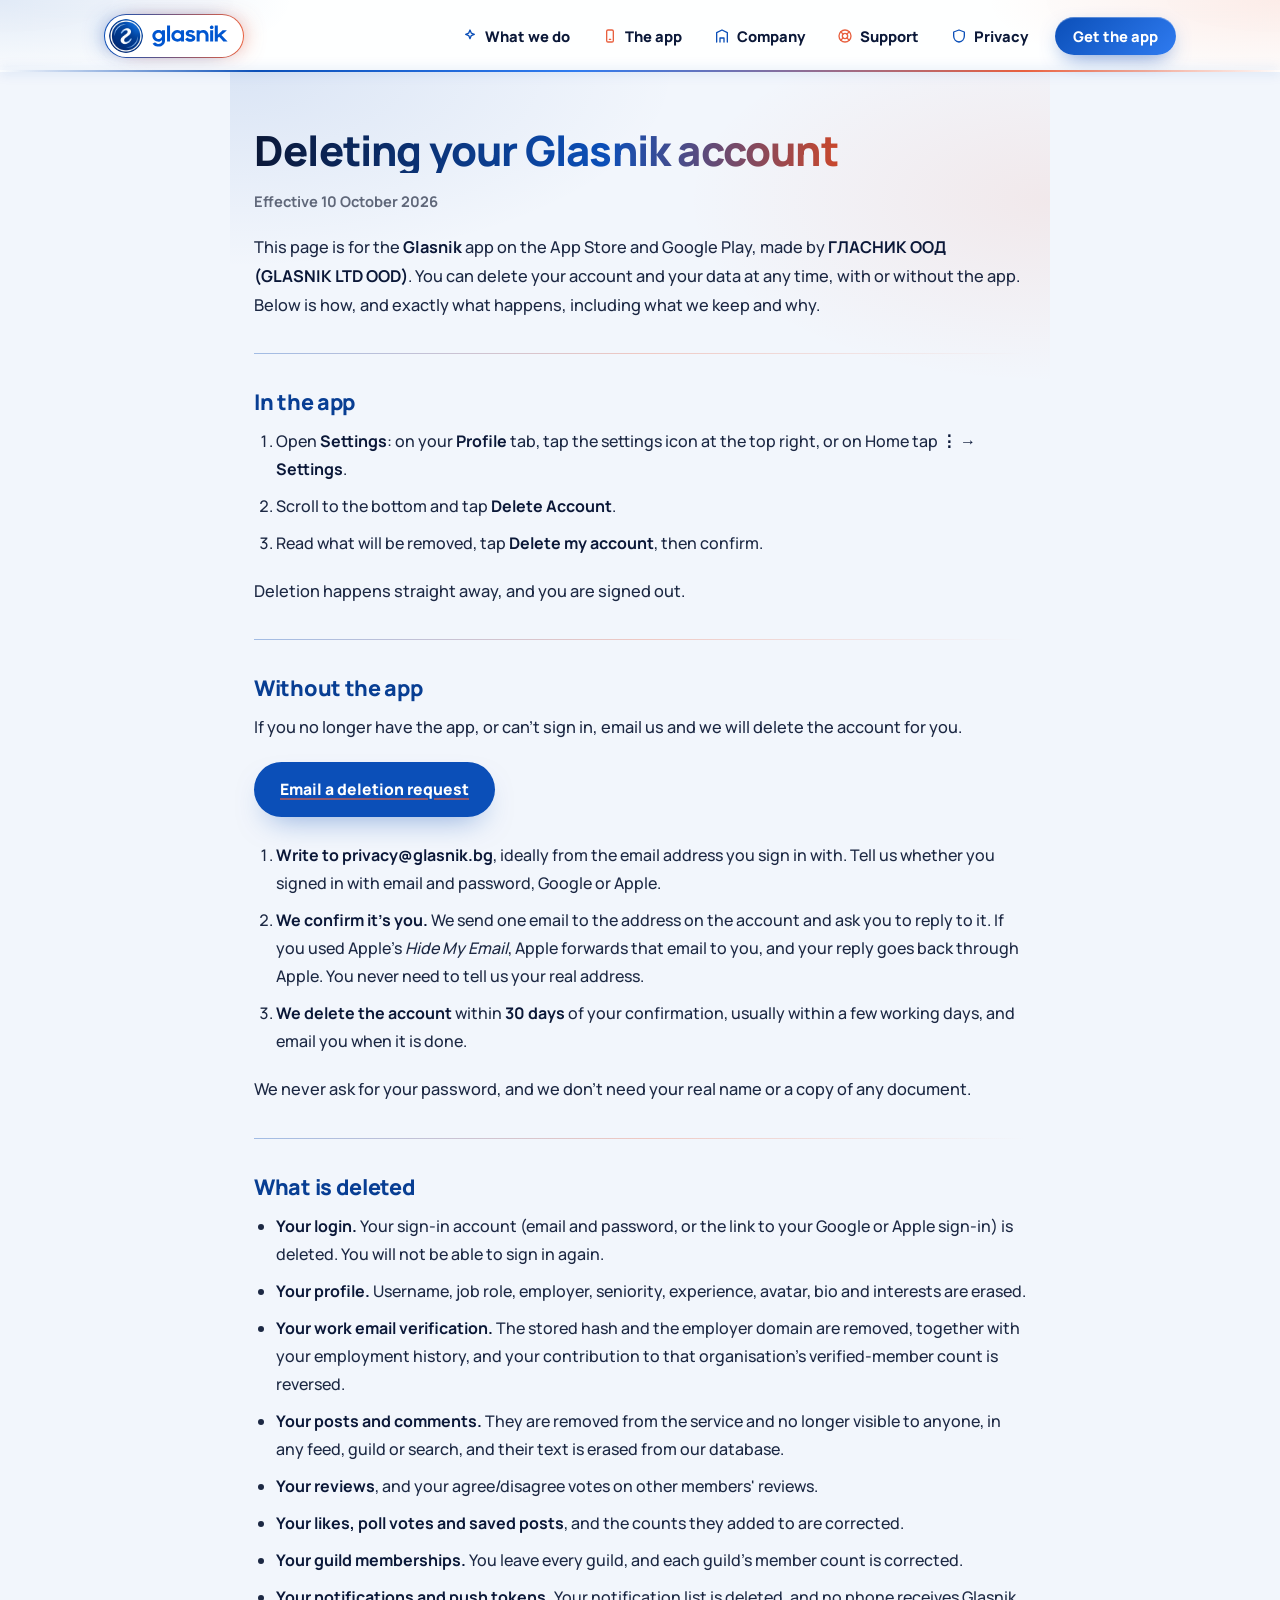
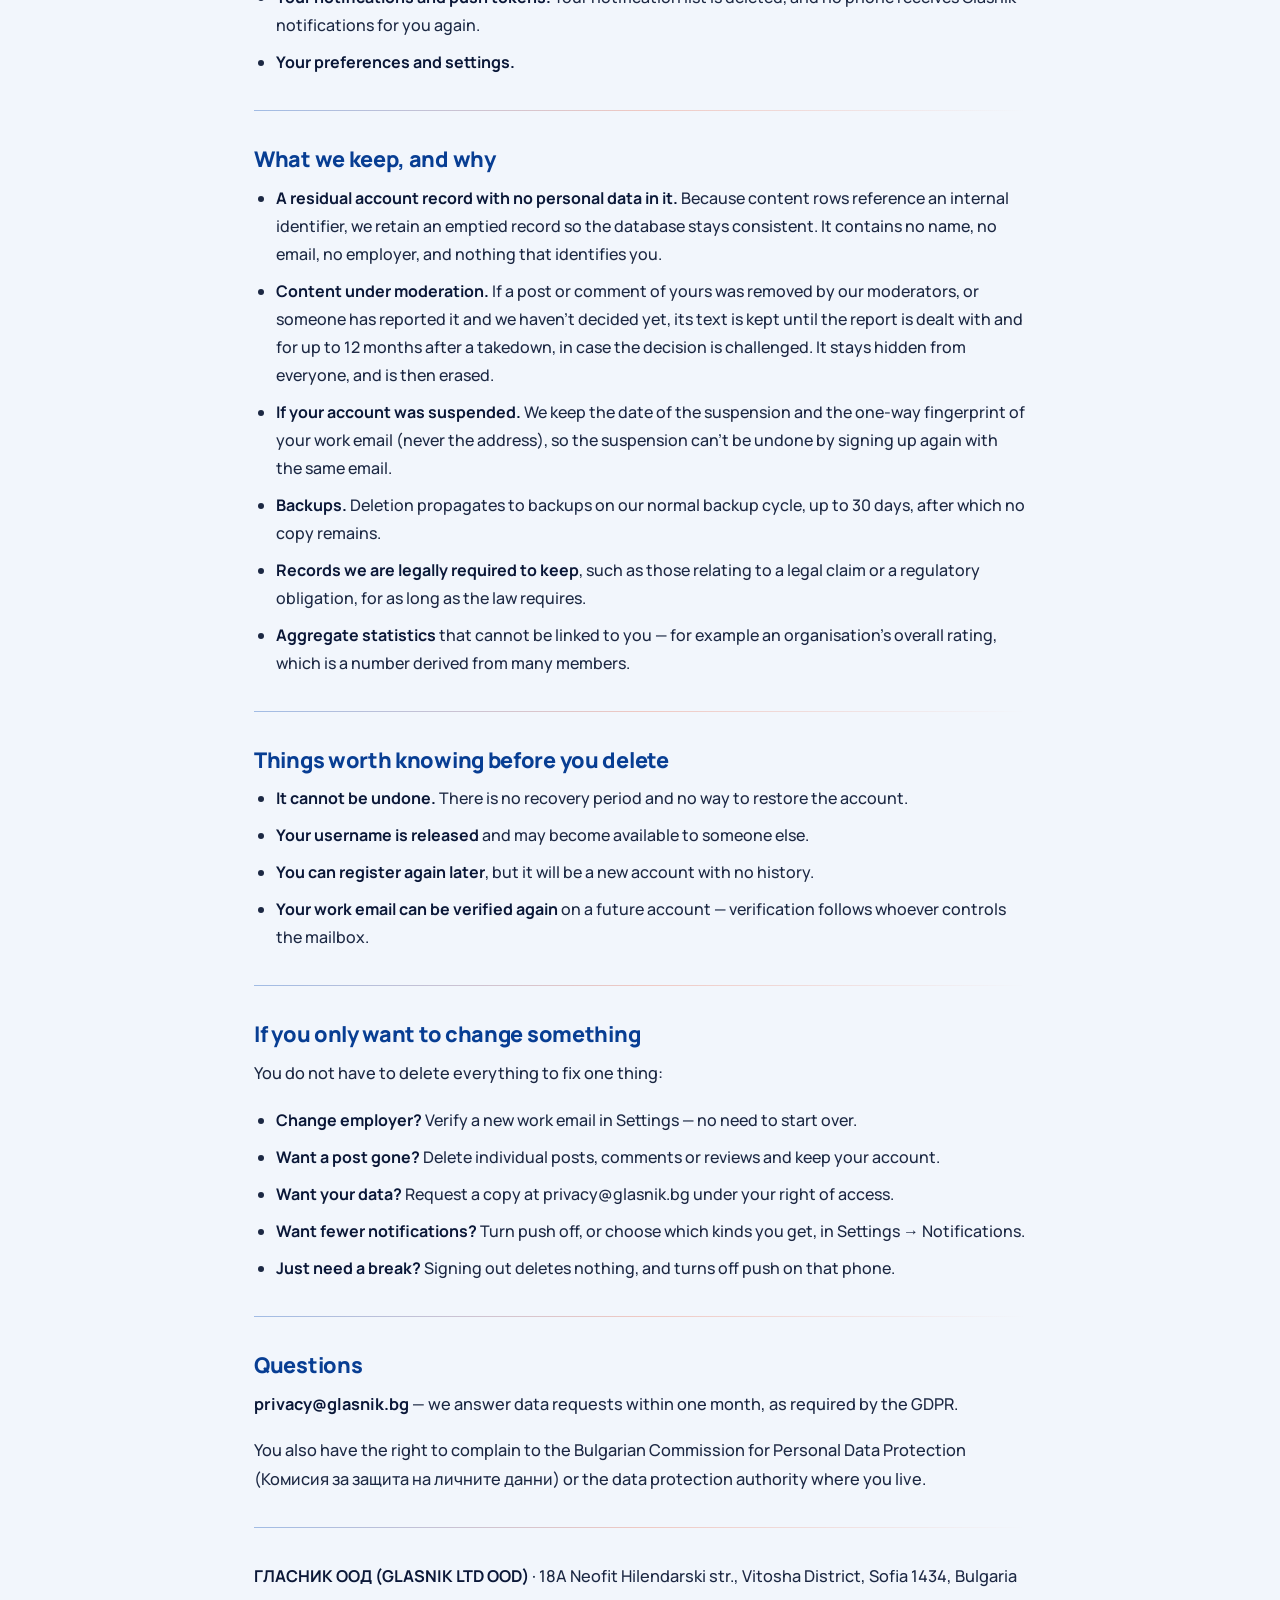
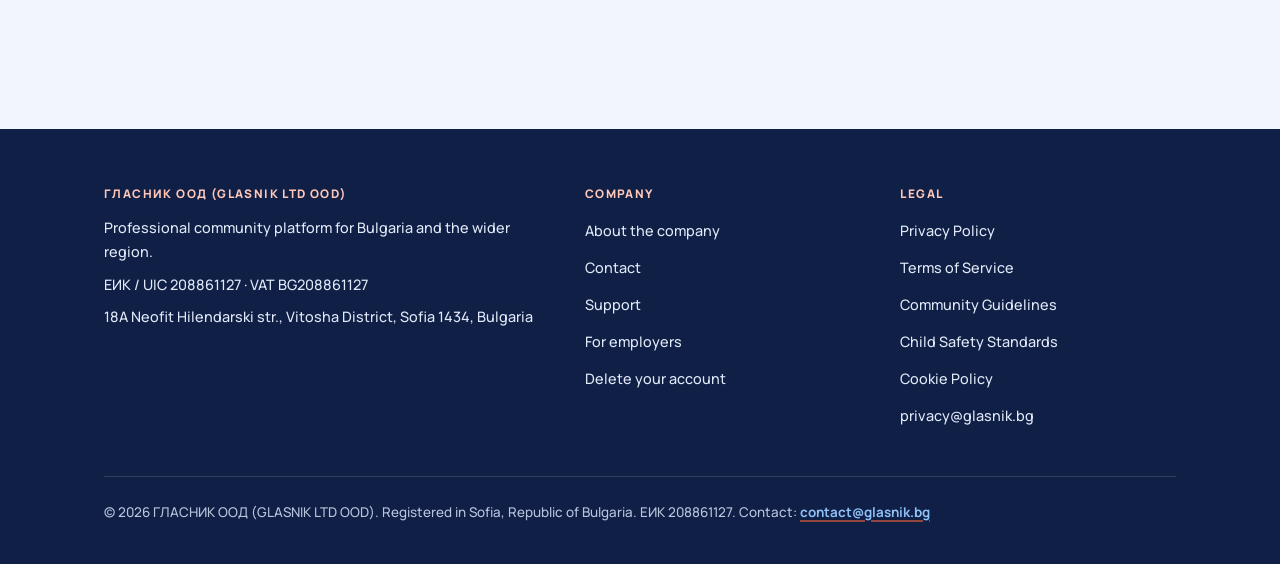
<file: delete-account.html>
<!DOCTYPE html>
<html lang="en">
<head>
<meta charset="utf-8">
<meta name="viewport" content="width=device-width, initial-scale=1">
<title>Delete Your Account · Glasnik</title>
<meta name="description" content="Delete Your Account for Glasnik, operated by ГЛАСНИК ООД.">
<link rel="icon" type="image/png" href="img/favicon.png">
<link rel="apple-touch-icon" href="img/apple-touch-icon.png">
<link rel="stylesheet" href="site.css">
</head>
<body>
  <header class="site">
  <div class="wrap">
    <a class="brand" href="index.html" aria-label="Glasnik home"><img src="img/logo.png" alt="" width="34" height="34"><img class="word" src="img/wordmark.svg" alt="glasnik" height="24"></a>
    <nav class="site">
      <a href="index.html#what-we-do">What we do</a>
      <a href="index.html#app">The app</a>
      <a href="company.html">Company</a>
      <a href="support.html">Support</a>
      <a href="privacy.html">Privacy</a>
      <a class="nav-cta" href="index.html#download">Get the app</a>
    </nav>
  </div>
</header>
<main class="wrap doc">
<h1 id="deleting-your-glasnik-account">Deleting your Glasnik account</h1>
<p><strong>Effective 10 October 2026</strong></p>
<p>This page is for the <strong>Glasnik</strong> app on the App Store and Google Play, made by
<strong>ГЛАСНИК ООД (GLASNIK LTD OOD)</strong>. You can delete your account and your data at any time, with or
without the app. Below is how, and exactly what happens, including what we keep and why.</p>
<hr />
<h2 id="in-the-app">In the app</h2>
<ol>
<li>Open <strong>Settings</strong>: on your <strong>Profile</strong> tab, tap the settings icon at the top right,
  or on Home tap <strong>⋮ → Settings</strong>.</li>
<li>Scroll to the bottom and tap <strong>Delete Account</strong>.</li>
<li>Read what will be removed, tap <strong>Delete my account</strong>, then confirm.</li>
</ol>
<p>Deletion happens straight away, and you are signed out.</p>
<hr />
<h2 id="without-the-app">Without the app</h2>
<p>If you no longer have the app, or can't sign in, email us and we will delete the account for you.</p>
<p class="btns" style="margin:20px 0 24px"><a class="btn" href="mailto:privacy@glasnik.bg?subject=Delete%20my%20Glasnik%20account&amp;body=Please%20delete%20my%20Glasnik%20account%20and%20its%20data.%0A%0AI%20signed%20in%20with%3A%20(email%20and%20password%20%2F%20Google%20%2F%20Apple)%0AThe%20email%20address%20on%20the%20account%3A%20%0A%0A(Optional)%20My%20username%3A%20">Email a deletion request</a></p>
<ol>
<li><strong>Write to privacy@glasnik.bg</strong>, ideally from the email address you sign in with. Tell us whether
  you signed in with email and password, Google or Apple.</li>
<li><strong>We confirm it's you.</strong> We send one email to the address on the account and ask you to reply
  to it. If you used Apple's <em>Hide My Email</em>, Apple forwards that email to you, and your reply
  goes back through Apple. You never need to tell us your real address.</li>
<li><strong>We delete the account</strong> within <strong>30 days</strong> of your confirmation, usually within a few working
  days, and email you when it is done.</li>
</ol>
<p>We never ask for your password, and we don't need your real name or a copy of any document.</p>
<hr />
<h2 id="what-is-deleted">What is deleted</h2>
<ul>
<li><strong>Your login.</strong> Your sign-in account (email and password, or the link to your Google or Apple
  sign-in) is deleted. You will not be able to sign in again.</li>
<li><strong>Your profile.</strong> Username, job role, employer, seniority, experience, avatar, bio and interests
  are erased.</li>
<li><strong>Your work email verification.</strong> The stored hash and the employer domain are removed, together
  with your employment history, and your contribution to that organisation's verified-member count
  is reversed.</li>
<li><strong>Your posts and comments.</strong> They are removed from the service and no longer visible to anyone,
  in any feed, guild or search, and their text is erased from our database.</li>
<li><strong>Your reviews</strong>, and your agree/disagree votes on other members' reviews.</li>
<li><strong>Your likes, poll votes and saved posts</strong>, and the counts they added to are corrected.</li>
<li><strong>Your guild memberships.</strong> You leave every guild, and each guild's member count is corrected.</li>
<li><strong>Your notifications and push tokens.</strong> Your notification list is deleted, and no phone
  receives Glasnik notifications for you again.</li>
<li><strong>Your preferences and settings.</strong></li>
</ul>
<hr />
<h2 id="what-we-keep-and-why">What we keep, and why</h2>
<ul>
<li><strong>A residual account record with no personal data in it.</strong> Because content rows reference an
  internal identifier, we retain an emptied record so the database stays consistent. It contains no
  name, no email, no employer, and nothing that identifies you.</li>
<li><strong>Content under moderation.</strong> If a post or comment of yours was removed by our moderators, or
  someone has reported it and we haven't decided yet, its text is kept until the report is dealt with
  and for up to 12 months after a takedown, in case the decision is challenged. It stays hidden from
  everyone, and is then erased.</li>
<li><strong>If your account was suspended.</strong> We keep the date of the suspension and the one-way
  fingerprint of your work email (never the address), so the suspension can't be undone by signing up
  again with the same email.</li>
<li><strong>Backups.</strong> Deletion propagates to backups on our normal backup cycle, up to
  30 days, after which no copy remains.</li>
<li><strong>Records we are legally required to keep</strong>, such as those relating to a legal claim or a
  regulatory obligation, for as long as the law requires.</li>
<li><strong>Aggregate statistics</strong> that cannot be linked to you — for example an organisation's overall
  rating, which is a number derived from many members.</li>
</ul>
<hr />
<h2 id="things-worth-knowing-before-you-delete">Things worth knowing before you delete</h2>
<ul>
<li><strong>It cannot be undone.</strong> There is no recovery period and no way to restore the account.</li>
<li><strong>Your username is released</strong> and may become available to someone else.</li>
<li><strong>You can register again later</strong>, but it will be a new account with no history.</li>
<li><strong>Your work email can be verified again</strong> on a future account — verification follows whoever
  controls the mailbox.</li>
</ul>
<hr />
<h2 id="if-you-only-want-to-change-something">If you only want to change something</h2>
<p>You do not have to delete everything to fix one thing:</p>
<ul>
<li><strong>Change employer?</strong> Verify a new work email in Settings — no need to start over.</li>
<li><strong>Want a post gone?</strong> Delete individual posts, comments or reviews and keep your account.</li>
<li><strong>Want your data?</strong> Request a copy at privacy@glasnik.bg under your right of access.</li>
<li><strong>Want fewer notifications?</strong> Turn push off, or choose which kinds you get, in Settings → Notifications.</li>
<li><strong>Just need a break?</strong> Signing out deletes nothing, and turns off push on that phone.</li>
</ul>
<hr />
<h2 id="questions">Questions</h2>
<p><strong>privacy@glasnik.bg</strong> — we answer data requests within one month, as required by the GDPR.</p>
<p>You also have the right to complain to the Bulgarian Commission for Personal Data Protection
(Комисия за защита на личните данни) or the data protection authority where you live.</p>
<hr />
<p><strong>ГЛАСНИК ООД (GLASNIK LTD OOD)</strong> · 18A Neofit Hilendarski str., Vitosha District, Sofia 1434, Bulgaria</p>
  </main>

  <footer class="site">
  <div class="wrap">
    <div class="foot-grid">
      <div>
        <h4>ГЛАСНИК ООД (GLASNIK LTD OOD)</h4>
        <p>Professional community platform for Bulgaria and the wider region.</p>
        <p>ЕИК / UIC 208861127 &middot; VAT BG208861127</p>
        <p>18A Neofit Hilendarski str., Vitosha District, Sofia 1434, Bulgaria</p>
      </div>
      <div>
        <h4>Company</h4>
        <ul>
          <li><a href="company.html">About the company</a></li>
          <li><a href="contact.html">Contact</a></li>
          <li><a href="support.html">Support</a></li>
          <li><a href="employers.html">For employers</a></li>
          <li><a href="delete-account.html">Delete your account</a></li>
        </ul>
      </div>
      <div>
        <h4>Legal</h4>
        <ul>
          <li><a href="privacy.html">Privacy Policy</a></li>
          <li><a href="terms.html">Terms of Service</a></li>
          <li><a href="guidelines.html">Community Guidelines</a></li>
          <li><a href="child-safety.html">Child Safety Standards</a></li>
          <li><a href="cookies.html">Cookie Policy</a></li>
          <li><a href="mailto:privacy@glasnik.bg">privacy@glasnik.bg</a></li>
        </ul>
      </div>
    </div>
    <div class="legal-line">
      &copy; 2026 ГЛАСНИК ООД (GLASNIK LTD OOD). Registered in Sofia, Republic of Bulgaria. ЕИК 208861127.
      Contact: <a href="mailto:contact@glasnik.bg">contact@glasnik.bg</a>
    </div>
  </div>
</footer>
</body>
</html>
</file>
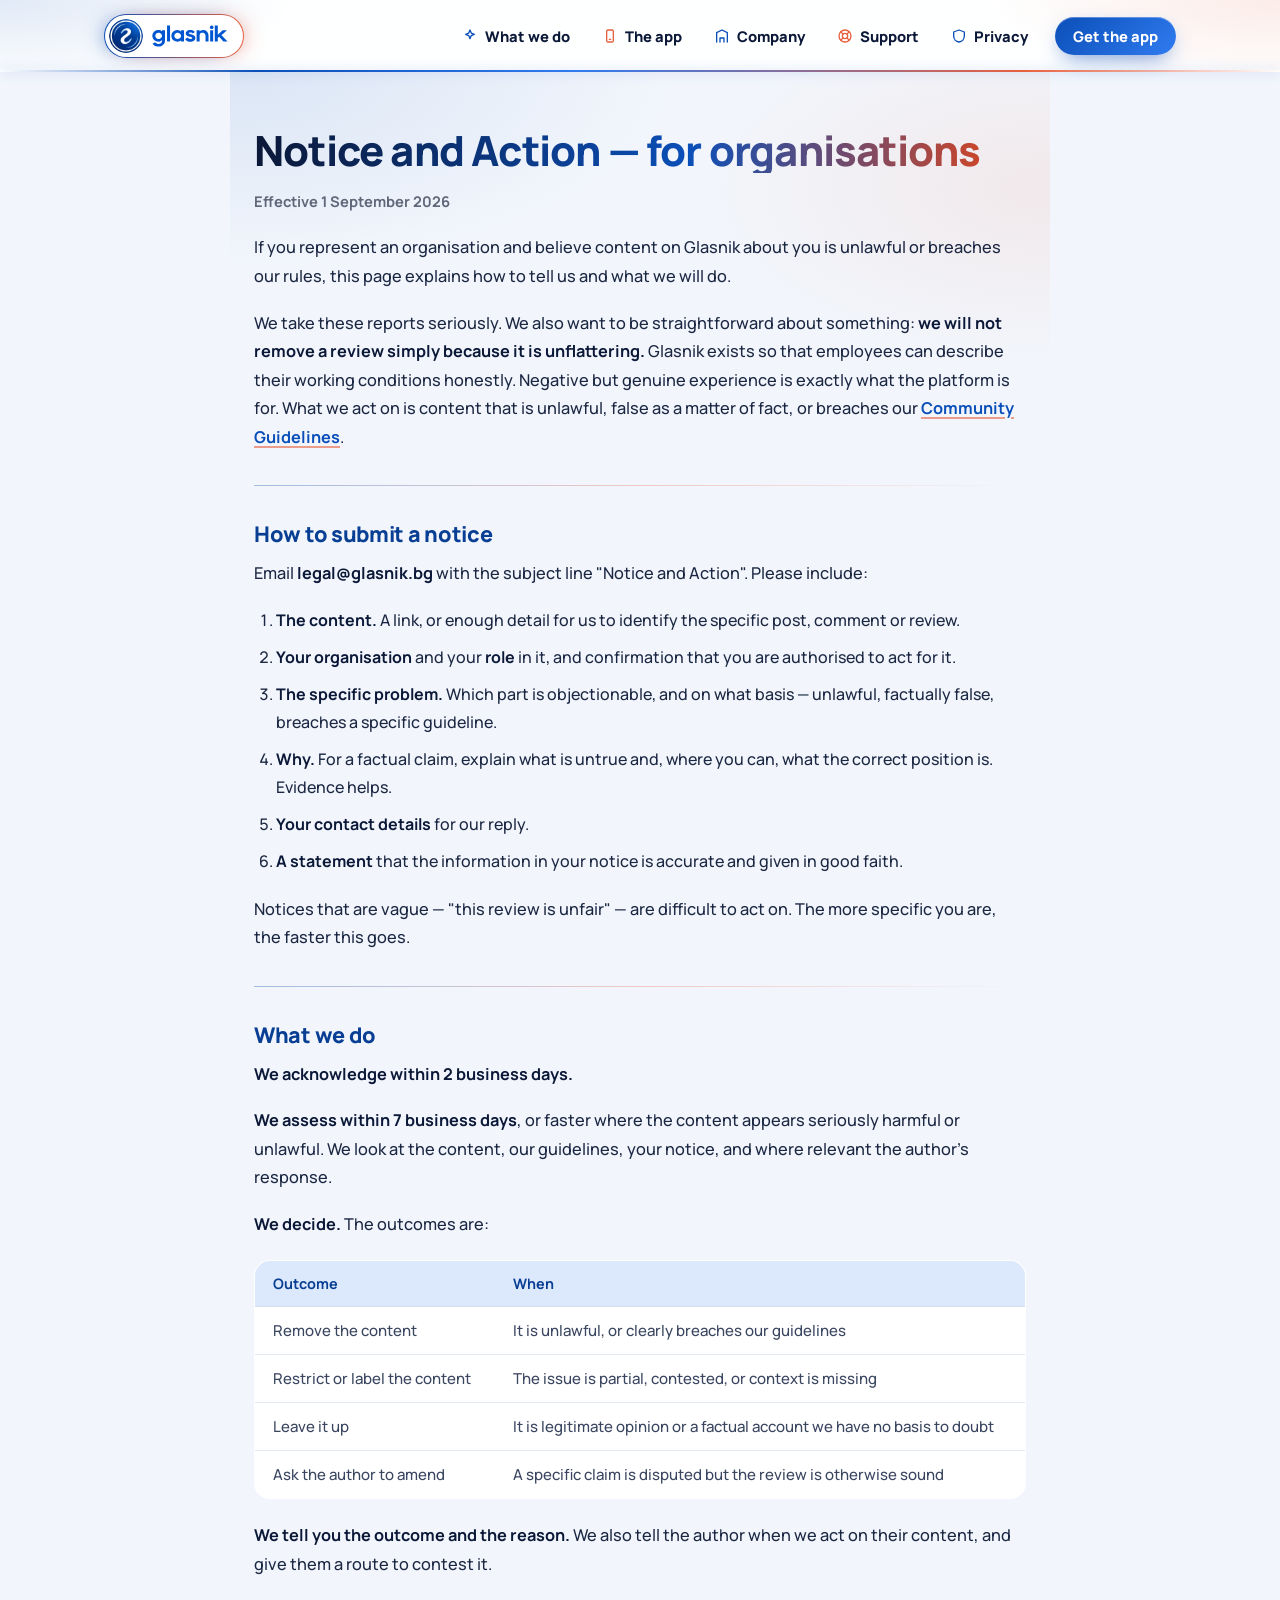
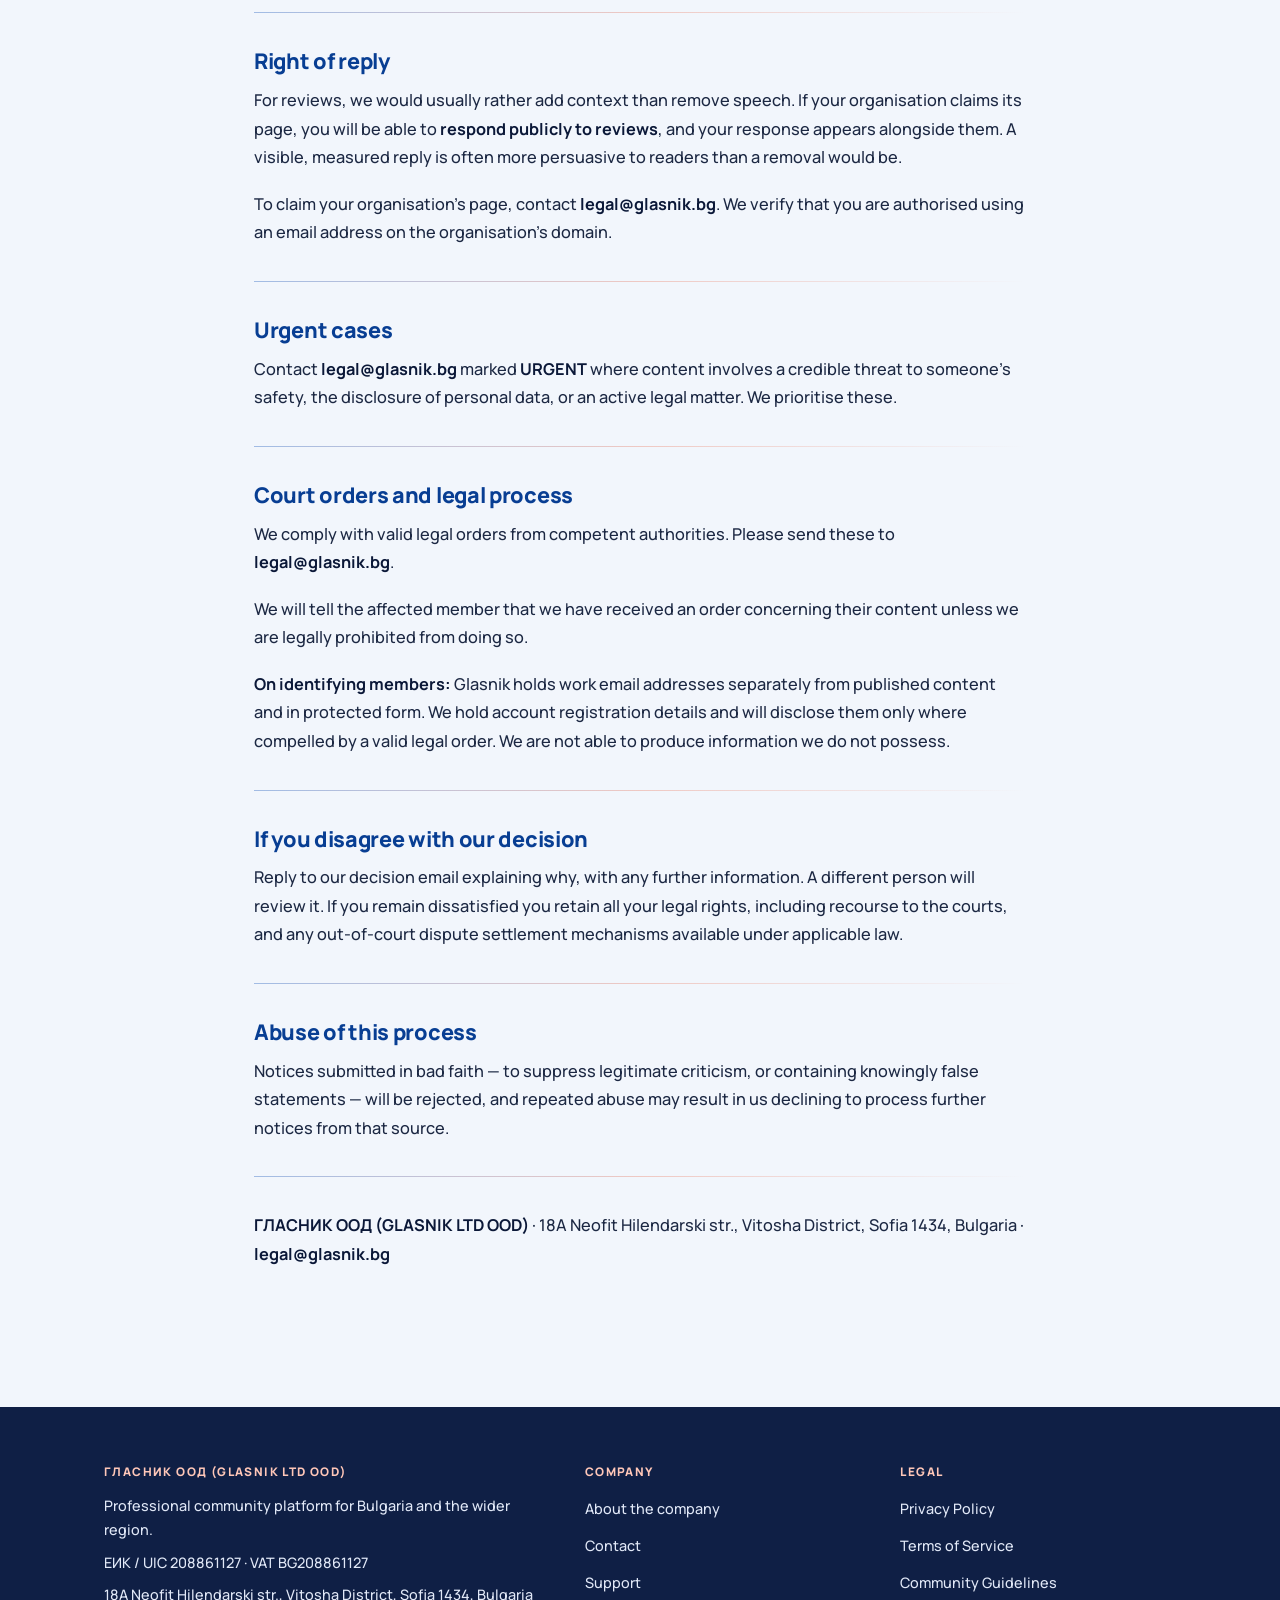
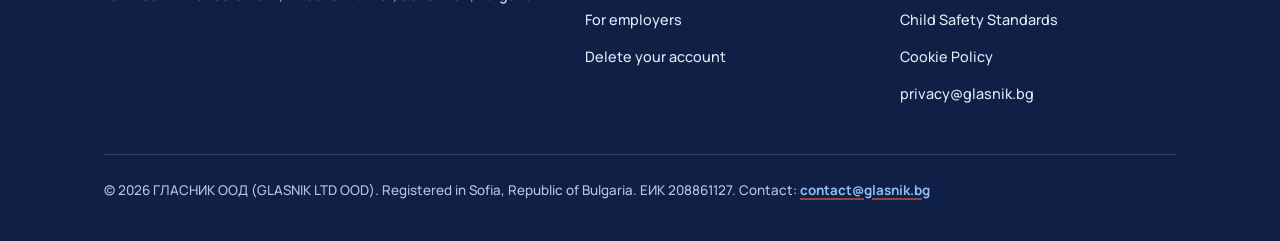
<file: employers.html>
<!DOCTYPE html>
<html lang="en">
<head>
<meta charset="utf-8">
<meta name="viewport" content="width=device-width, initial-scale=1">
<title>For Employers · Glasnik</title>
<meta name="description" content="For Employers for Glasnik, operated by ГЛАСНИК ООД.">
<link rel="icon" type="image/png" href="img/favicon.png">
<link rel="apple-touch-icon" href="img/apple-touch-icon.png">
<link rel="stylesheet" href="site.css">
</head>
<body>
  <header class="site">
  <div class="wrap">
    <a class="brand" href="index.html" aria-label="Glasnik home"><img src="img/logo.png" alt="" width="34" height="34"><img class="word" src="img/wordmark.svg" alt="glasnik" height="24"></a>
    <nav class="site">
      <a href="index.html#what-we-do">What we do</a>
      <a href="index.html#app">The app</a>
      <a href="company.html">Company</a>
      <a href="support.html">Support</a>
      <a href="privacy.html">Privacy</a>
      <a class="nav-cta" href="index.html#download">Get the app</a>
    </nav>
  </div>
</header>
<main class="wrap doc">
<h1 id="notice-and-action-for-organisations">Notice and Action — for organisations</h1>
<p><strong>Effective 1 September 2026</strong></p>
<p>If you represent an organisation and believe content on Glasnik about you is unlawful or breaches
our rules, this page explains how to tell us and what we will do.</p>
<p>We take these reports seriously. We also want to be straightforward about something: <strong>we will not
remove a review simply because it is unflattering.</strong> Glasnik exists so that employees can describe
their working conditions honestly. Negative but genuine experience is exactly what the platform is
for. What we act on is content that is unlawful, false as a matter of fact, or breaches our
<a href="guidelines.html">Community Guidelines</a>.</p>
<hr />
<h2 id="how-to-submit-a-notice">How to submit a notice</h2>
<p>Email <strong>legal@glasnik.bg</strong> with the subject line "Notice and Action". Please include:</p>
<ol>
<li><strong>The content.</strong> A link, or enough detail for us to identify the specific post, comment or review.</li>
<li><strong>Your organisation</strong> and your <strong>role</strong> in it, and confirmation that you are authorised to act
   for it.</li>
<li><strong>The specific problem.</strong> Which part is objectionable, and on what basis — unlawful, factually
   false, breaches a specific guideline.</li>
<li><strong>Why.</strong> For a factual claim, explain what is untrue and, where you can, what the correct position
   is. Evidence helps.</li>
<li><strong>Your contact details</strong> for our reply.</li>
<li><strong>A statement</strong> that the information in your notice is accurate and given in good faith.</li>
</ol>
<p>Notices that are vague — "this review is unfair" — are difficult to act on. The more specific you
are, the faster this goes.</p>
<hr />
<h2 id="what-we-do">What we do</h2>
<p><strong>We acknowledge within 2 business days.</strong></p>
<p><strong>We assess within 7 business days</strong>, or faster where the content appears seriously harmful or
unlawful. We look at the content, our guidelines, your notice, and where relevant the author's
response.</p>
<p><strong>We decide.</strong> The outcomes are:</p>
<table>
<thead>
<tr>
<th>Outcome</th>
<th>When</th>
</tr>
</thead>
<tbody>
<tr>
<td>Remove the content</td>
<td>It is unlawful, or clearly breaches our guidelines</td>
</tr>
<tr>
<td>Restrict or label the content</td>
<td>The issue is partial, contested, or context is missing</td>
</tr>
<tr>
<td>Leave it up</td>
<td>It is legitimate opinion or a factual account we have no basis to doubt</td>
</tr>
<tr>
<td>Ask the author to amend</td>
<td>A specific claim is disputed but the review is otherwise sound</td>
</tr>
</tbody>
</table>
<p><strong>We tell you the outcome and the reason.</strong> We also tell the author when we act on their content,
and give them a route to contest it.</p>
<hr />
<h2 id="right-of-reply">Right of reply</h2>
<p>For reviews, we would usually rather add context than remove speech. If your organisation claims its
page, you will be able to <strong>respond publicly to reviews</strong>, and your response appears alongside them.
A visible, measured reply is often more persuasive to readers than a removal would be.</p>
<p>To claim your organisation's page, contact <strong>legal@glasnik.bg</strong>. We verify that you are authorised
using an email address on the organisation's domain.</p>
<hr />
<h2 id="urgent-cases">Urgent cases</h2>
<p>Contact <strong>legal@glasnik.bg</strong> marked <strong>URGENT</strong> where content involves a credible threat to someone's
safety, the disclosure of personal data, or an active legal matter. We prioritise these.</p>
<hr />
<h2 id="court-orders-and-legal-process">Court orders and legal process</h2>
<p>We comply with valid legal orders from competent authorities. Please send these to <strong>legal@glasnik.bg</strong>.</p>
<p>We will tell the affected member that we have received an order concerning their content unless we
are legally prohibited from doing so.</p>
<p><strong>On identifying members:</strong> Glasnik holds work email addresses separately from published content and in protected form. We hold account registration details and will disclose
them only where compelled by a valid legal order. We are not able to produce information we do not
possess.</p>
<hr />
<h2 id="if-you-disagree-with-our-decision">If you disagree with our decision</h2>
<p>Reply to our decision email explaining why, with any further information. A different person will
review it. If you remain dissatisfied you retain all your legal rights, including recourse to the
courts, and any out-of-court dispute settlement mechanisms available under applicable law.</p>
<hr />
<h2 id="abuse-of-this-process">Abuse of this process</h2>
<p>Notices submitted in bad faith — to suppress legitimate criticism, or containing knowingly false
statements — will be rejected, and repeated abuse may result in us declining to process further
notices from that source.</p>
<hr />
<p><strong>ГЛАСНИК ООД (GLASNIK LTD OOD)</strong> · 18A Neofit Hilendarski str., Vitosha District, Sofia 1434, Bulgaria · <strong>legal@glasnik.bg</strong></p>
  </main>

  <footer class="site">
  <div class="wrap">
    <div class="foot-grid">
      <div>
        <h4>ГЛАСНИК ООД (GLASNIK LTD OOD)</h4>
        <p>Professional community platform for Bulgaria and the wider region.</p>
        <p>ЕИК / UIC 208861127 &middot; VAT BG208861127</p>
        <p>18A Neofit Hilendarski str., Vitosha District, Sofia 1434, Bulgaria</p>
      </div>
      <div>
        <h4>Company</h4>
        <ul>
          <li><a href="company.html">About the company</a></li>
          <li><a href="contact.html">Contact</a></li>
          <li><a href="support.html">Support</a></li>
          <li><a href="employers.html">For employers</a></li>
          <li><a href="delete-account.html">Delete your account</a></li>
        </ul>
      </div>
      <div>
        <h4>Legal</h4>
        <ul>
          <li><a href="privacy.html">Privacy Policy</a></li>
          <li><a href="terms.html">Terms of Service</a></li>
          <li><a href="guidelines.html">Community Guidelines</a></li>
          <li><a href="child-safety.html">Child Safety Standards</a></li>
          <li><a href="cookies.html">Cookie Policy</a></li>
          <li><a href="mailto:privacy@glasnik.bg">privacy@glasnik.bg</a></li>
        </ul>
      </div>
    </div>
    <div class="legal-line">
      &copy; 2026 ГЛАСНИК ООД (GLASNIK LTD OOD). Registered in Sofia, Republic of Bulgaria. ЕИК 208861127.
      Contact: <a href="mailto:contact@glasnik.bg">contact@glasnik.bg</a>
    </div>
  </div>
</footer>
</body>
</html>
</file>
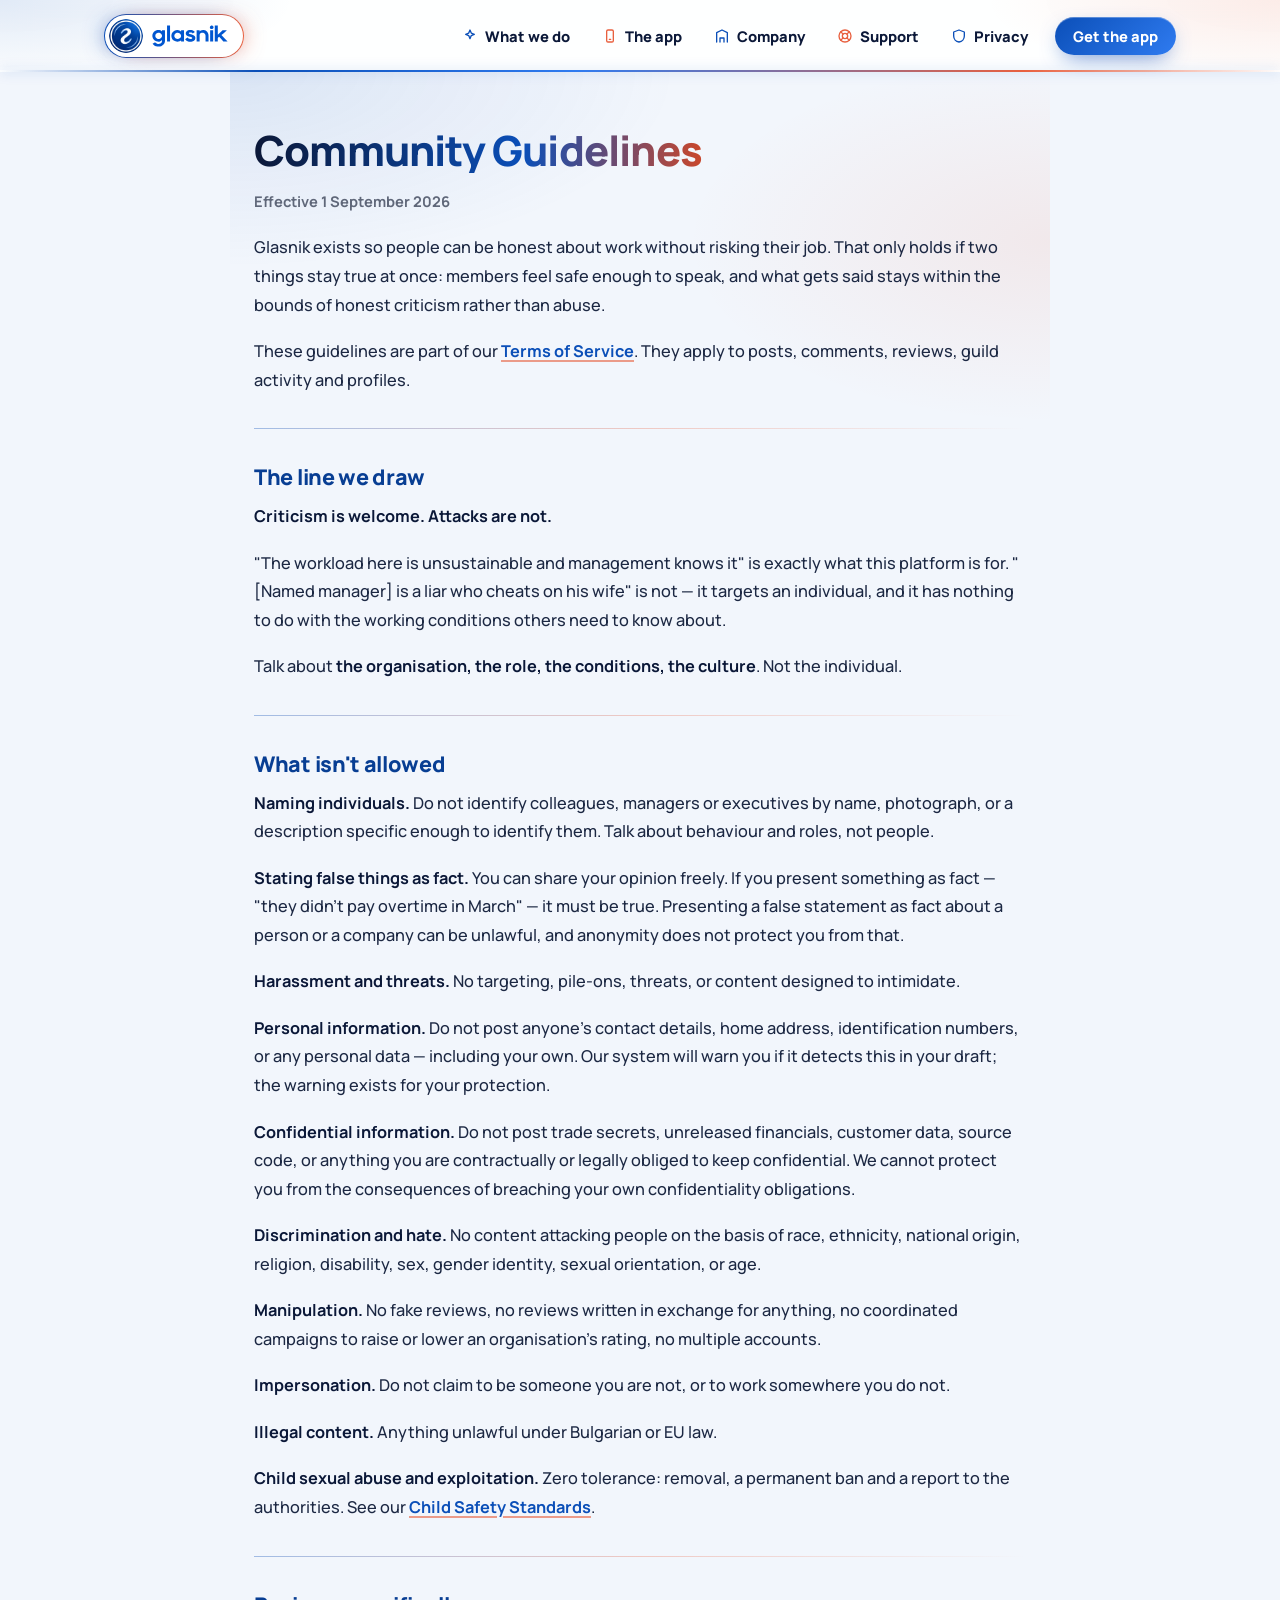
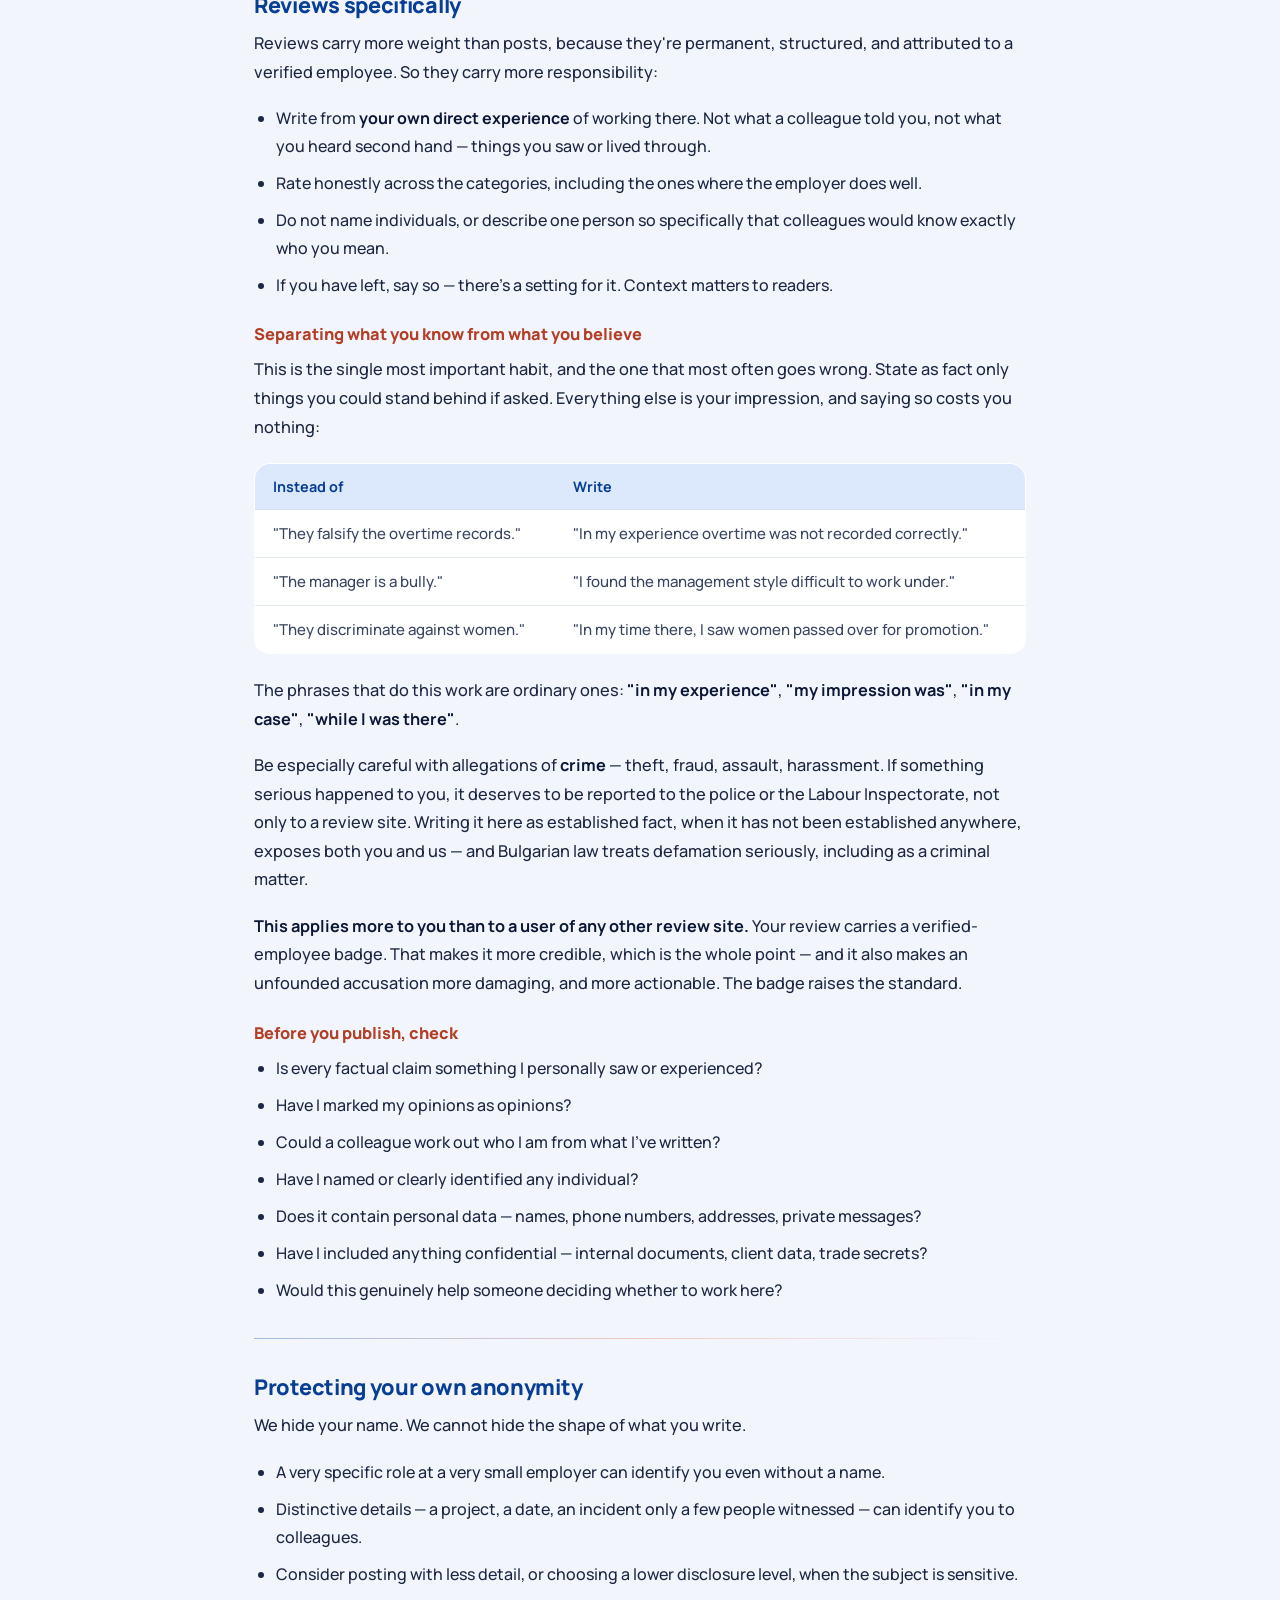
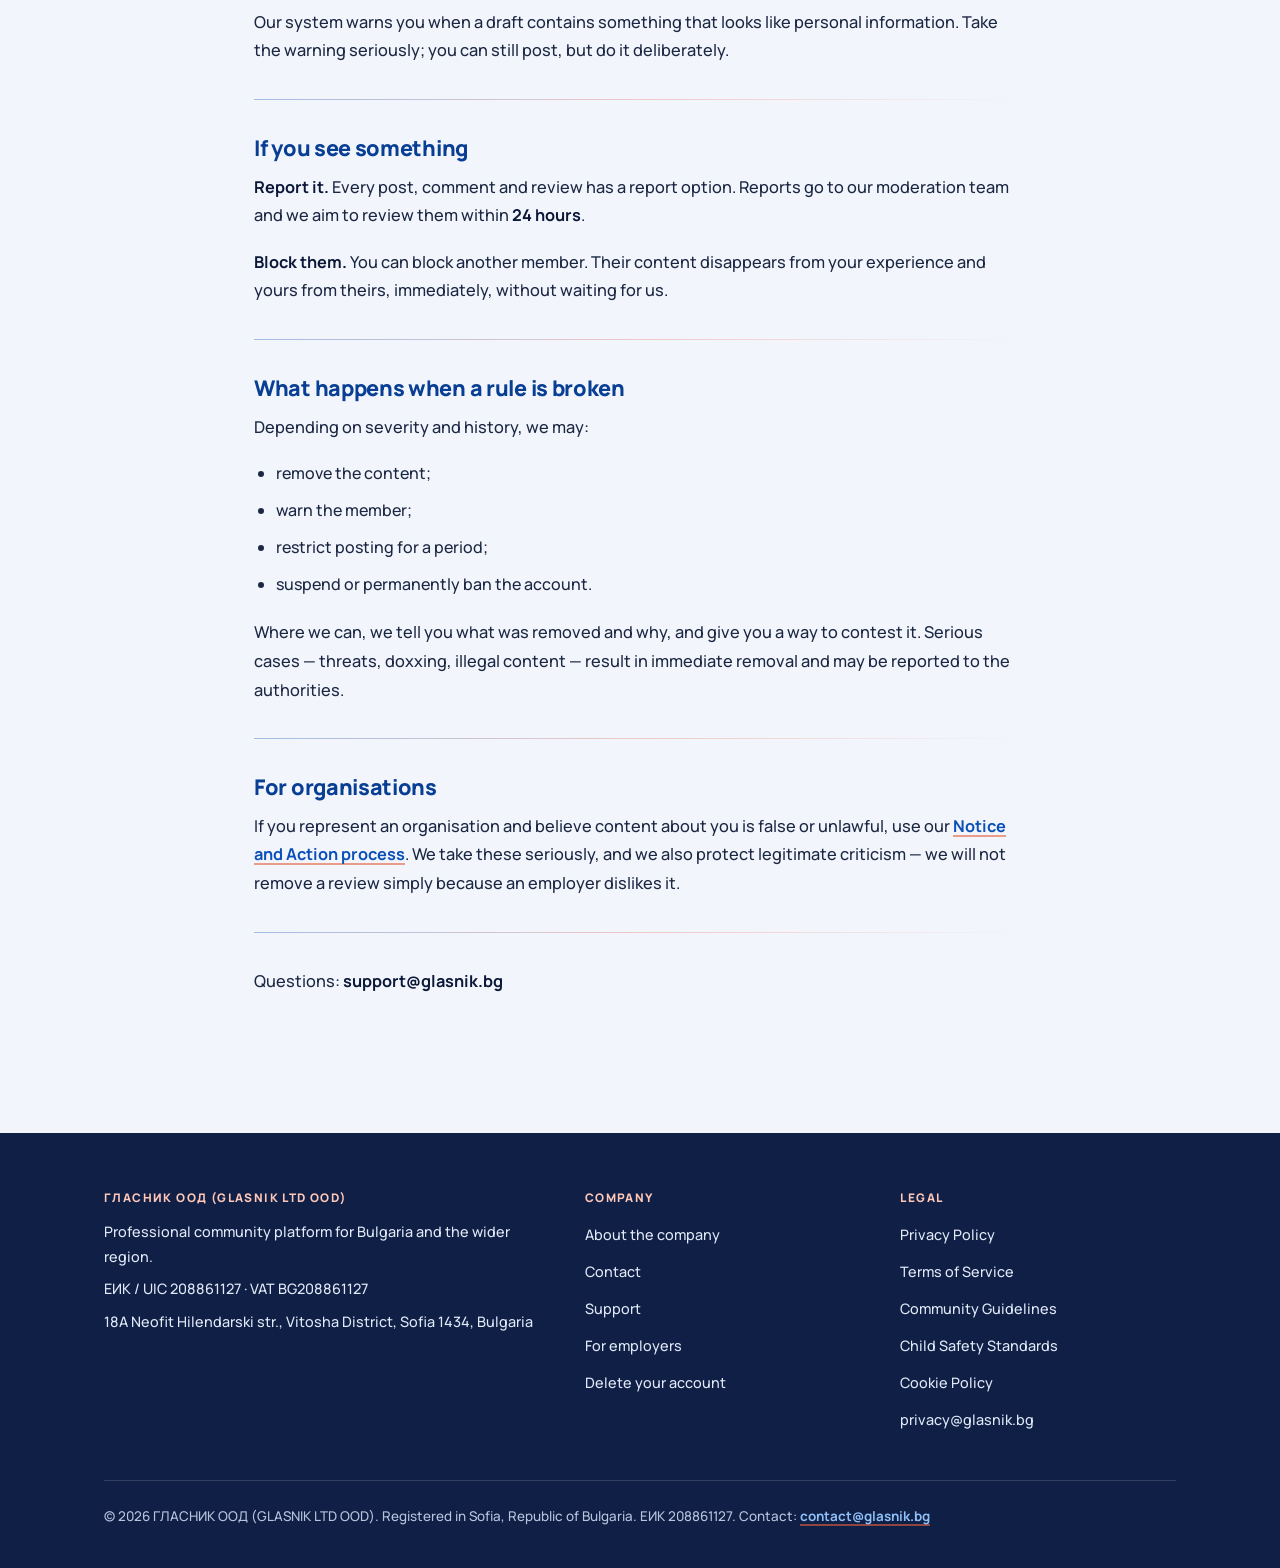
<file: guidelines.html>
<!DOCTYPE html>
<html lang="en">
<head>
<meta charset="utf-8">
<meta name="viewport" content="width=device-width, initial-scale=1">
<title>Community Guidelines · Glasnik</title>
<meta name="description" content="Community Guidelines for Glasnik, operated by ГЛАСНИК ООД.">
<link rel="icon" type="image/png" href="img/favicon.png">
<link rel="apple-touch-icon" href="img/apple-touch-icon.png">
<link rel="stylesheet" href="site.css">
</head>
<body>
  <header class="site">
  <div class="wrap">
    <a class="brand" href="index.html" aria-label="Glasnik home"><img src="img/logo.png" alt="" width="34" height="34"><img class="word" src="img/wordmark.svg" alt="glasnik" height="24"></a>
    <nav class="site">
      <a href="index.html#what-we-do">What we do</a>
      <a href="index.html#app">The app</a>
      <a href="company.html">Company</a>
      <a href="support.html">Support</a>
      <a href="privacy.html">Privacy</a>
      <a class="nav-cta" href="index.html#download">Get the app</a>
    </nav>
  </div>
</header>
<main class="wrap doc">
<h1 id="community-guidelines">Community Guidelines</h1>
<p><strong>Effective 1 September 2026</strong></p>
<p>Glasnik exists so people can be honest about work without risking their job. That only holds if two
things stay true at once: members feel safe enough to speak, and what gets said stays within the
bounds of honest criticism rather than abuse.</p>
<p>These guidelines are part of our <a href="terms.html">Terms of Service</a>. They apply to posts, comments, reviews,
guild activity and profiles.</p>
<hr />
<h2 id="the-line-we-draw">The line we draw</h2>
<p><strong>Criticism is welcome. Attacks are not.</strong></p>
<p>"The workload here is unsustainable and management knows it" is exactly what this platform is for.
"[Named manager] is a liar who cheats on his wife" is not — it targets an individual, and it has
nothing to do with the working conditions others need to know about.</p>
<p>Talk about <strong>the organisation, the role, the conditions, the culture</strong>. Not the individual.</p>
<hr />
<h2 id="what-isnt-allowed">What isn't allowed</h2>
<p><strong>Naming individuals.</strong> Do not identify colleagues, managers or executives by name, photograph,
or a description specific enough to identify them. Talk about behaviour and roles, not people.</p>
<p><strong>Stating false things as fact.</strong> You can share your opinion freely. If you present something as
fact — "they didn't pay overtime in March" — it must be true. Presenting a false statement as fact
about a person or a company can be unlawful, and anonymity does not protect you from that.</p>
<p><strong>Harassment and threats.</strong> No targeting, pile-ons, threats, or content designed to intimidate.</p>
<p><strong>Personal information.</strong> Do not post anyone's contact details, home address, identification
numbers, or any personal data — including your own. Our system will warn you if it detects this
in your draft; the warning exists for your protection.</p>
<p><strong>Confidential information.</strong> Do not post trade secrets, unreleased financials, customer data,
source code, or anything you are contractually or legally obliged to keep confidential. We cannot
protect you from the consequences of breaching your own confidentiality obligations.</p>
<p><strong>Discrimination and hate.</strong> No content attacking people on the basis of race, ethnicity, national
origin, religion, disability, sex, gender identity, sexual orientation, or age.</p>
<p><strong>Manipulation.</strong> No fake reviews, no reviews written in exchange for anything, no coordinated
campaigns to raise or lower an organisation's rating, no multiple accounts.</p>
<p><strong>Impersonation.</strong> Do not claim to be someone you are not, or to work somewhere you do not.</p>
<p><strong>Illegal content.</strong> Anything unlawful under Bulgarian or EU law.</p>
<p><strong>Child sexual abuse and exploitation.</strong> Zero tolerance: removal, a permanent ban and a report to
the authorities. See our <a href="child-safety.html">Child Safety Standards</a>.</p>
<hr />
<h2 id="reviews-specifically">Reviews specifically</h2>
<p>Reviews carry more weight than posts, because they're permanent, structured, and attributed to a
verified employee. So they carry more responsibility:</p>
<ul>
<li>Write from <strong>your own direct experience</strong> of working there. Not what a colleague told you, not
  what you heard second hand — things you saw or lived through.</li>
<li>Rate honestly across the categories, including the ones where the employer does well.</li>
<li>Do not name individuals, or describe one person so specifically that colleagues would know
  exactly who you mean.</li>
<li>If you have left, say so — there's a setting for it. Context matters to readers.</li>
</ul>
<h3 id="separating-what-you-know-from-what-you-believe">Separating what you know from what you believe</h3>
<p>This is the single most important habit, and the one that most often goes wrong. State as fact
only things you could stand behind if asked. Everything else is your impression, and saying so
costs you nothing:</p>
<table>
<thead>
<tr>
<th>Instead of</th>
<th>Write</th>
</tr>
</thead>
<tbody>
<tr>
<td>"They falsify the overtime records."</td>
<td>"In my experience overtime was not recorded correctly."</td>
</tr>
<tr>
<td>"The manager is a bully."</td>
<td>"I found the management style difficult to work under."</td>
</tr>
<tr>
<td>"They discriminate against women."</td>
<td>"In my time there, I saw women passed over for promotion."</td>
</tr>
</tbody>
</table>
<p>The phrases that do this work are ordinary ones: <strong>"in my experience"</strong>, <strong>"my impression was"</strong>,
<strong>"in my case"</strong>, <strong>"while I was there"</strong>.</p>
<p>Be especially careful with allegations of <strong>crime</strong> — theft, fraud, assault, harassment. If
something serious happened to you, it deserves to be reported to the police or the Labour
Inspectorate, not only to a review site. Writing it here as established fact, when it has not been
established anywhere, exposes both you and us — and Bulgarian law treats defamation seriously,
including as a criminal matter.</p>
<p><strong>This applies more to you than to a user of any other review site.</strong> Your review carries a
verified-employee badge. That makes it more credible, which is the whole point — and it also makes
an unfounded accusation more damaging, and more actionable. The badge raises the standard.</p>
<h3 id="before-you-publish-check">Before you publish, check</h3>
<ul>
<li>Is every factual claim something I personally saw or experienced?</li>
<li>Have I marked my opinions as opinions?</li>
<li>Could a colleague work out who I am from what I've written?</li>
<li>Have I named or clearly identified any individual?</li>
<li>Does it contain personal data — names, phone numbers, addresses, private messages?</li>
<li>Have I included anything confidential — internal documents, client data, trade secrets?</li>
<li>Would this genuinely help someone deciding whether to work here?</li>
</ul>
<hr />
<h2 id="protecting-your-own-anonymity">Protecting your own anonymity</h2>
<p>We hide your name. We cannot hide the shape of what you write.</p>
<ul>
<li>A very specific role at a very small employer can identify you even without a name.</li>
<li>Distinctive details — a project, a date, an incident only a few people witnessed — can identify
  you to colleagues.</li>
<li>Consider posting with less detail, or choosing a lower disclosure level, when the subject is
  sensitive.</li>
</ul>
<p>Our system warns you when a draft contains something that looks like personal information. Take the
warning seriously; you can still post, but do it deliberately.</p>
<hr />
<h2 id="if-you-see-something">If you see something</h2>
<p><strong>Report it.</strong> Every post, comment and review has a report option. Reports go to our moderation
team and we aim to review them within <strong>24 hours</strong>.</p>
<p><strong>Block them.</strong> You can block another member. Their content disappears from your experience and
yours from theirs, immediately, without waiting for us.</p>
<hr />
<h2 id="what-happens-when-a-rule-is-broken">What happens when a rule is broken</h2>
<p>Depending on severity and history, we may:</p>
<ul>
<li>remove the content;</li>
<li>warn the member;</li>
<li>restrict posting for a period;</li>
<li>suspend or permanently ban the account.</li>
</ul>
<p>Where we can, we tell you what was removed and why, and give you a way to contest it. Serious cases
— threats, doxxing, illegal content — result in immediate removal and may be reported to the
authorities.</p>
<hr />
<h2 id="for-organisations">For organisations</h2>
<p>If you represent an organisation and believe content about you is false or unlawful, use our
<a href="employers.html">Notice and Action process</a>. We take these seriously, and we also protect legitimate
criticism — we will not remove a review simply because an employer dislikes it.</p>
<hr />
<p>Questions: <strong>support@glasnik.bg</strong></p>
  </main>

  <footer class="site">
  <div class="wrap">
    <div class="foot-grid">
      <div>
        <h4>ГЛАСНИК ООД (GLASNIK LTD OOD)</h4>
        <p>Professional community platform for Bulgaria and the wider region.</p>
        <p>ЕИК / UIC 208861127 &middot; VAT BG208861127</p>
        <p>18A Neofit Hilendarski str., Vitosha District, Sofia 1434, Bulgaria</p>
      </div>
      <div>
        <h4>Company</h4>
        <ul>
          <li><a href="company.html">About the company</a></li>
          <li><a href="contact.html">Contact</a></li>
          <li><a href="support.html">Support</a></li>
          <li><a href="employers.html">For employers</a></li>
          <li><a href="delete-account.html">Delete your account</a></li>
        </ul>
      </div>
      <div>
        <h4>Legal</h4>
        <ul>
          <li><a href="privacy.html">Privacy Policy</a></li>
          <li><a href="terms.html">Terms of Service</a></li>
          <li><a href="guidelines.html">Community Guidelines</a></li>
          <li><a href="child-safety.html">Child Safety Standards</a></li>
          <li><a href="cookies.html">Cookie Policy</a></li>
          <li><a href="mailto:privacy@glasnik.bg">privacy@glasnik.bg</a></li>
        </ul>
      </div>
    </div>
    <div class="legal-line">
      &copy; 2026 ГЛАСНИК ООД (GLASNIK LTD OOD). Registered in Sofia, Republic of Bulgaria. ЕИК 208861127.
      Contact: <a href="mailto:contact@glasnik.bg">contact@glasnik.bg</a>
    </div>
  </div>
</footer>
</body>
</html>
</file>
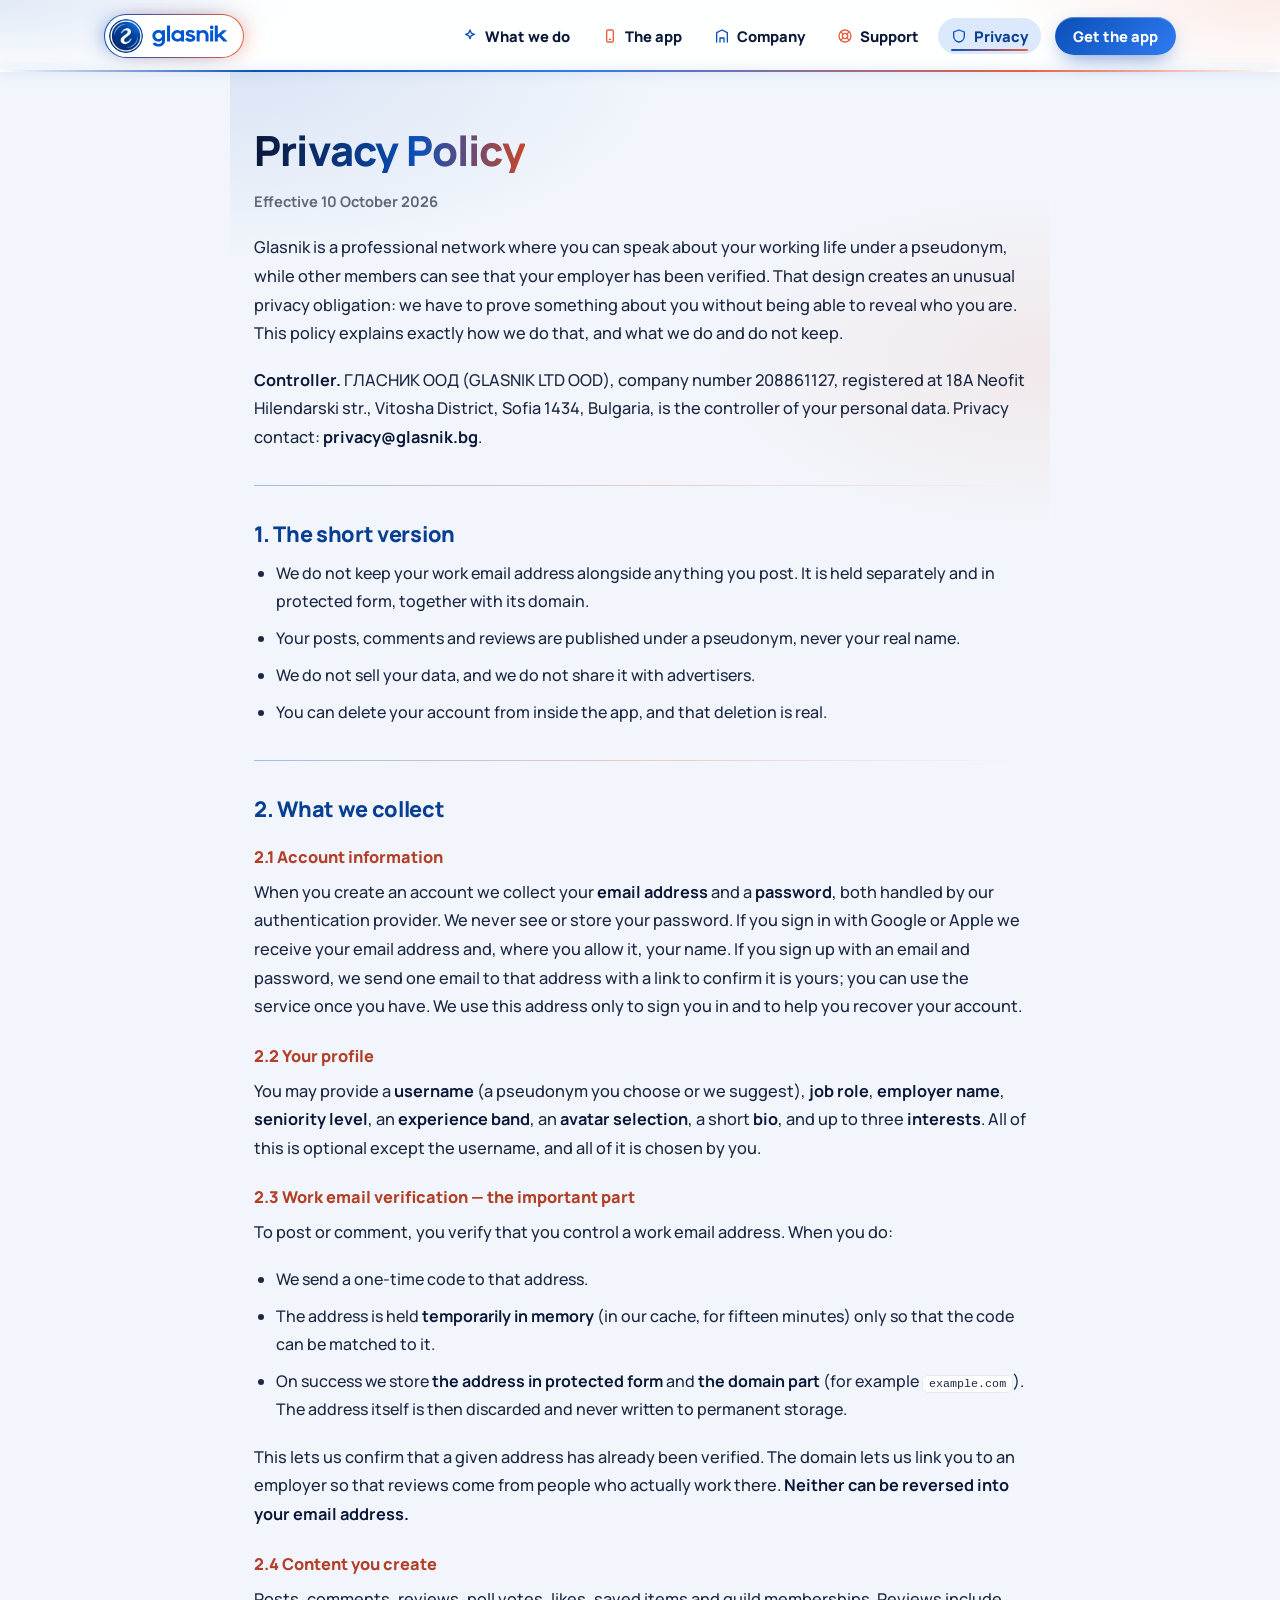
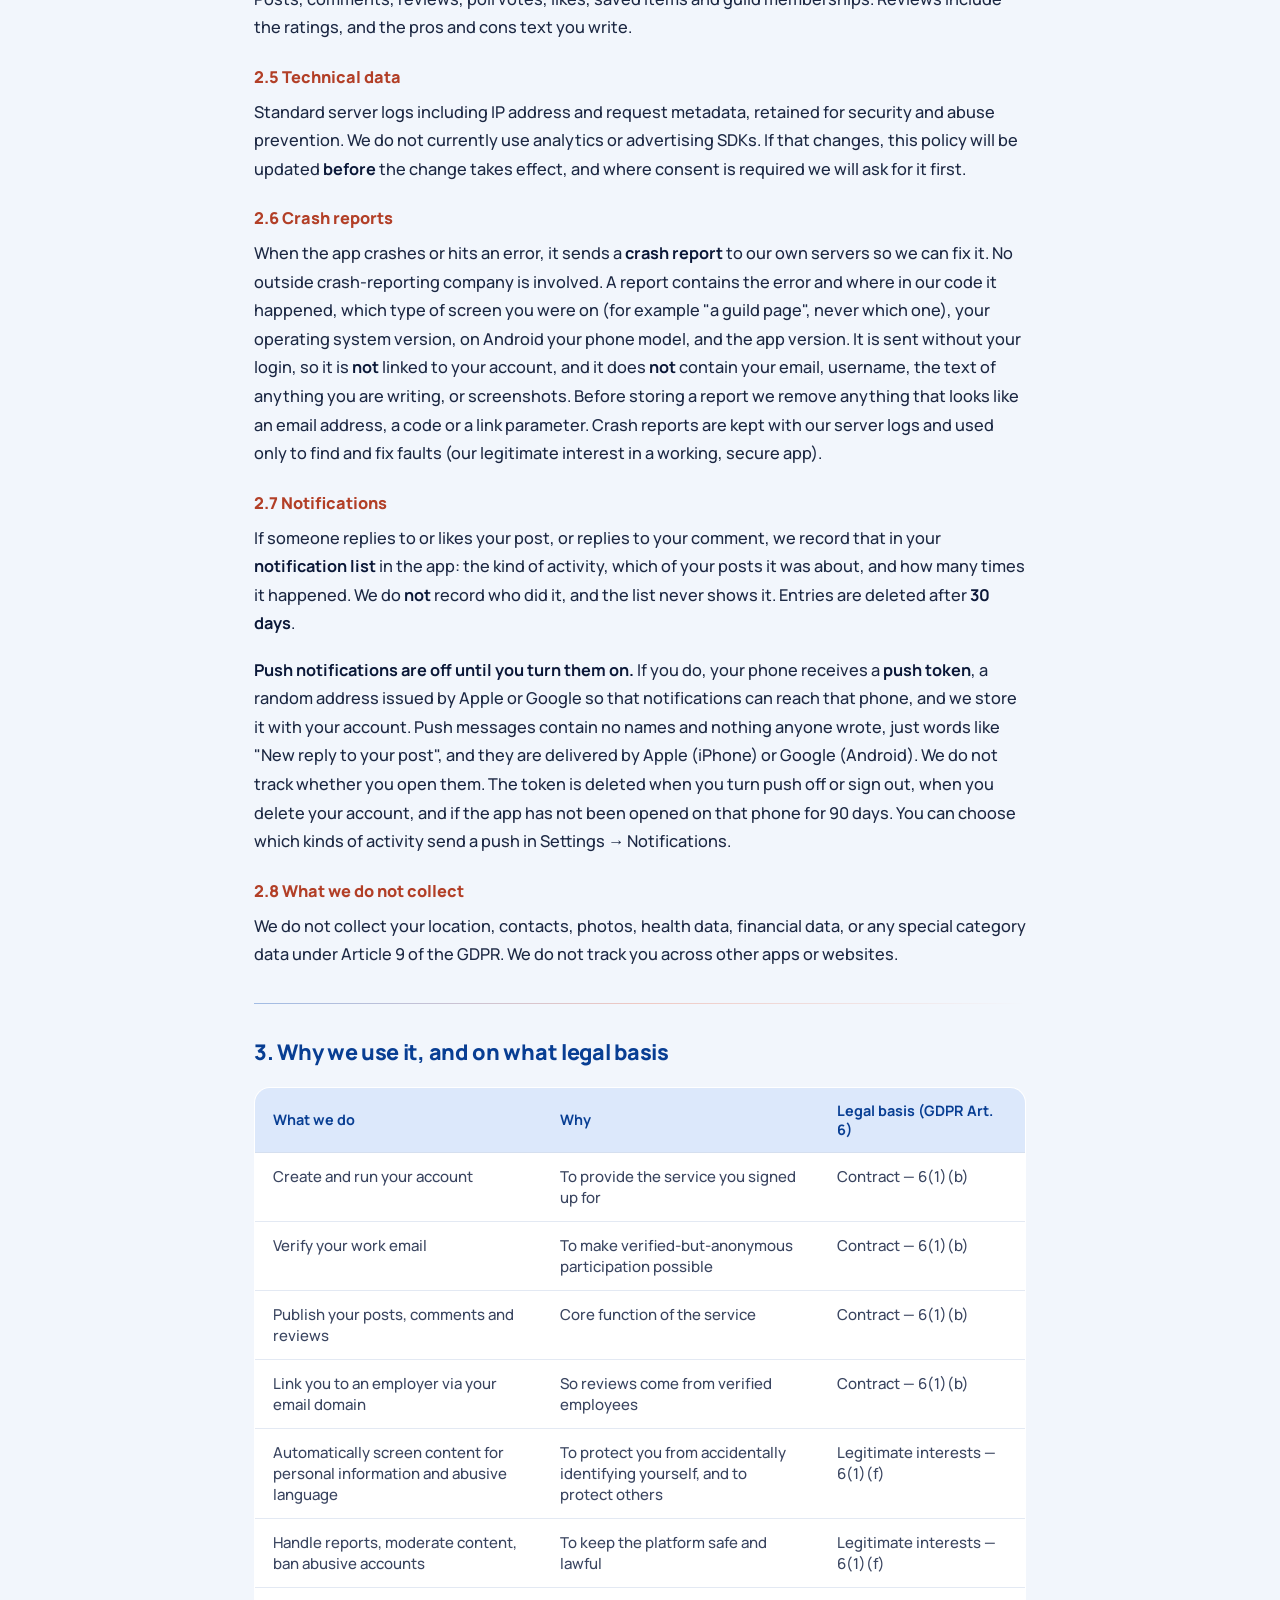
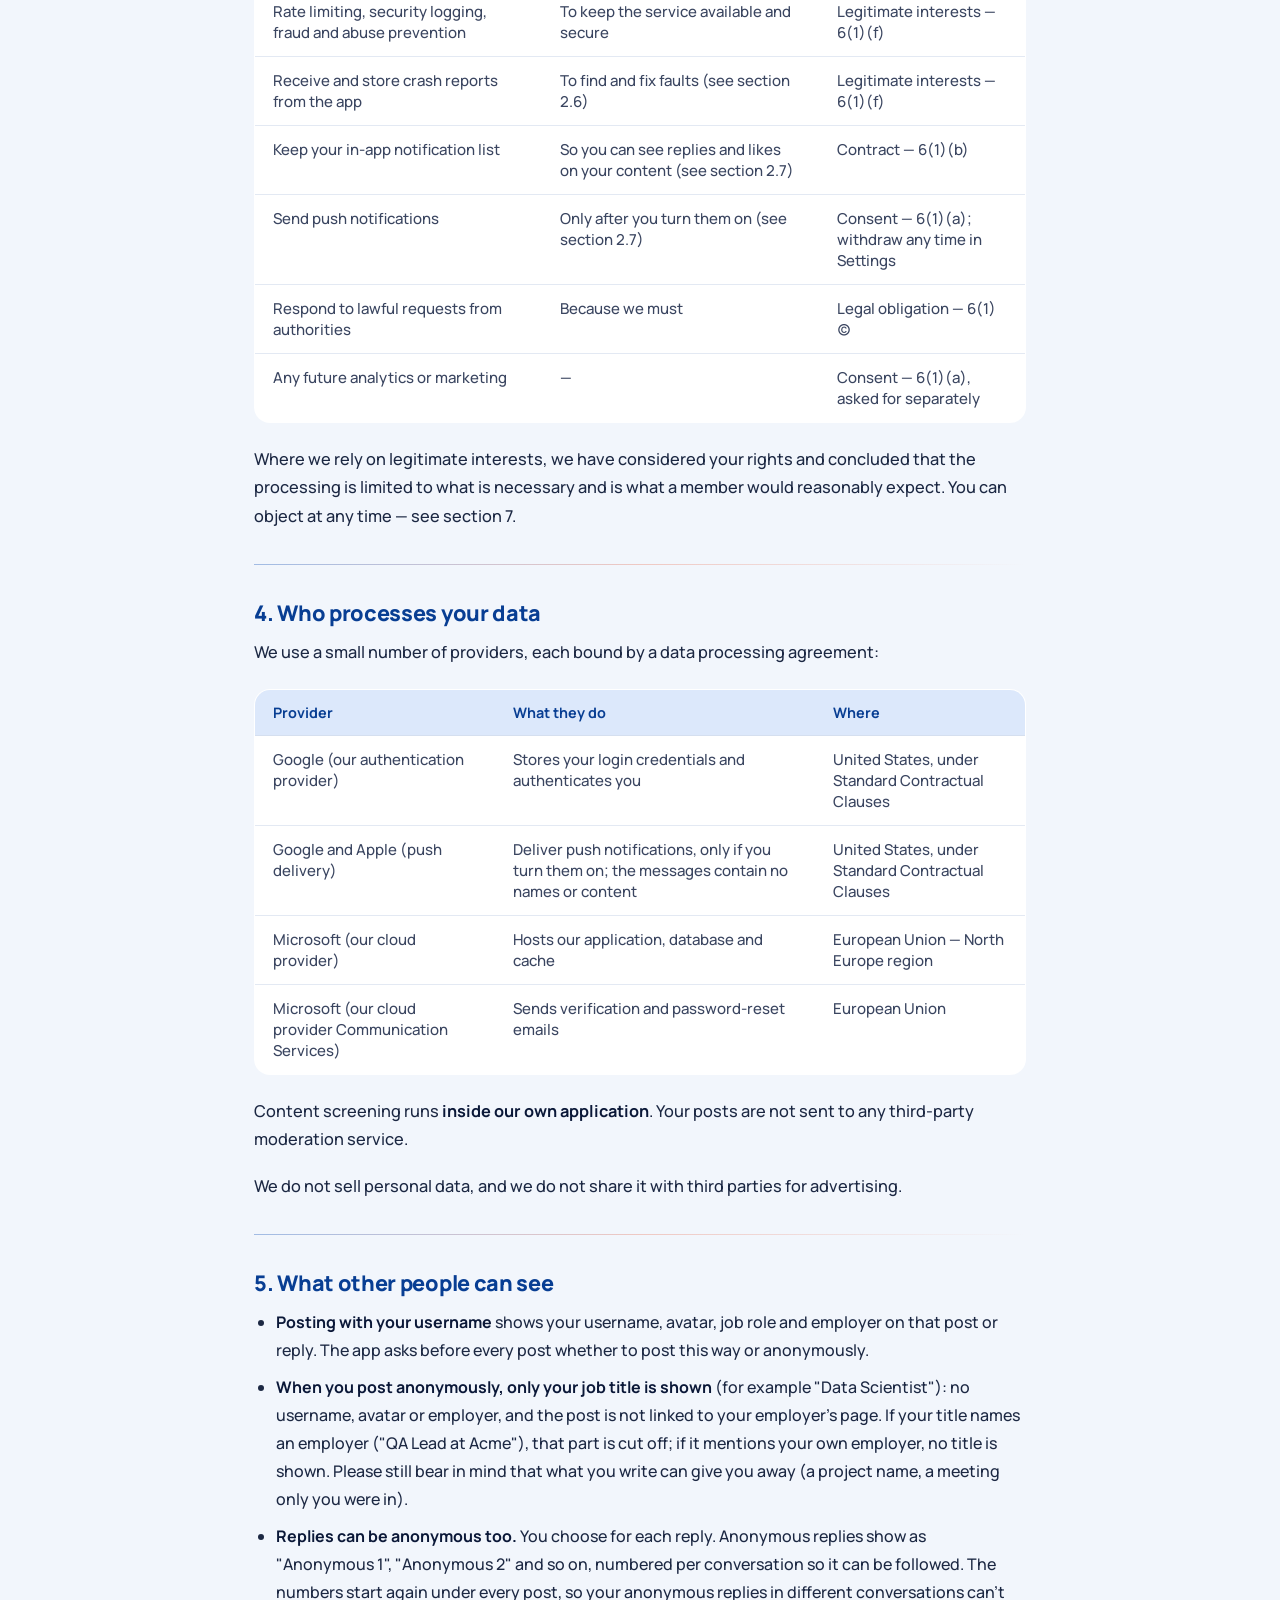
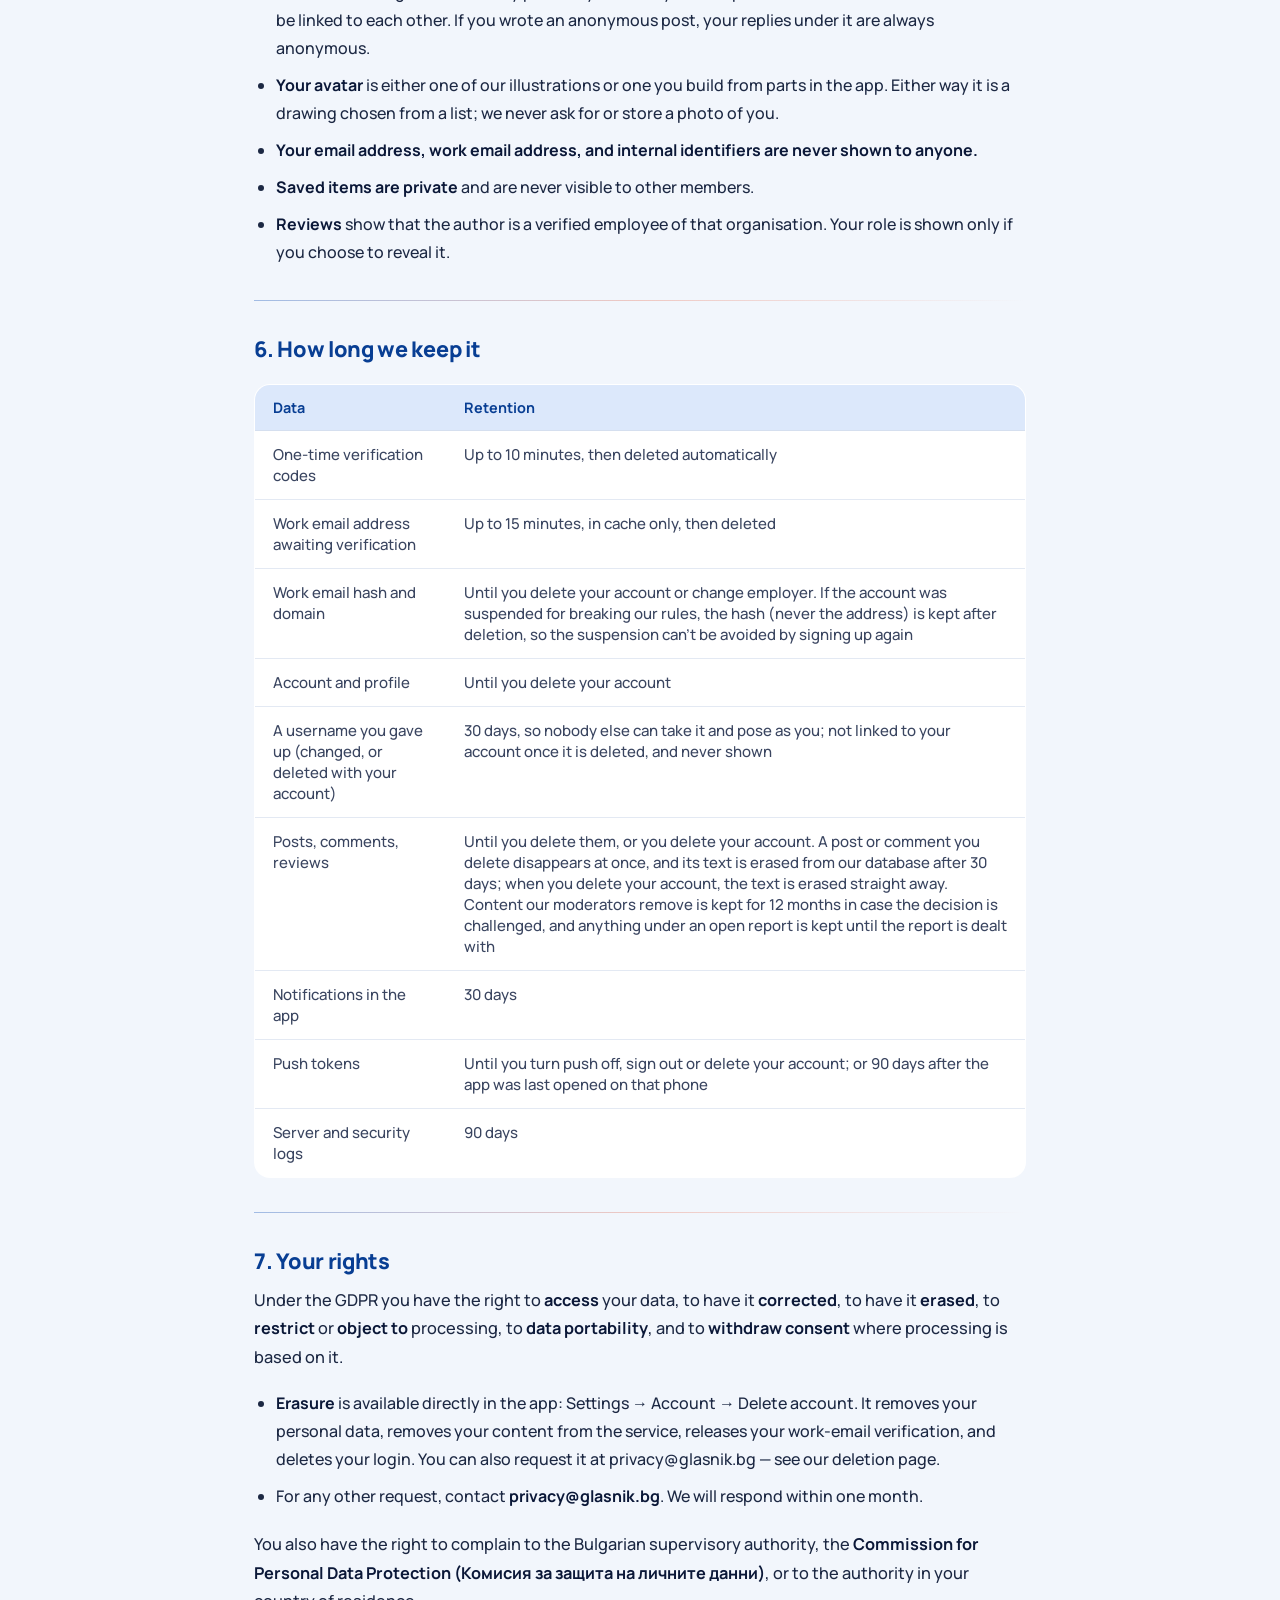
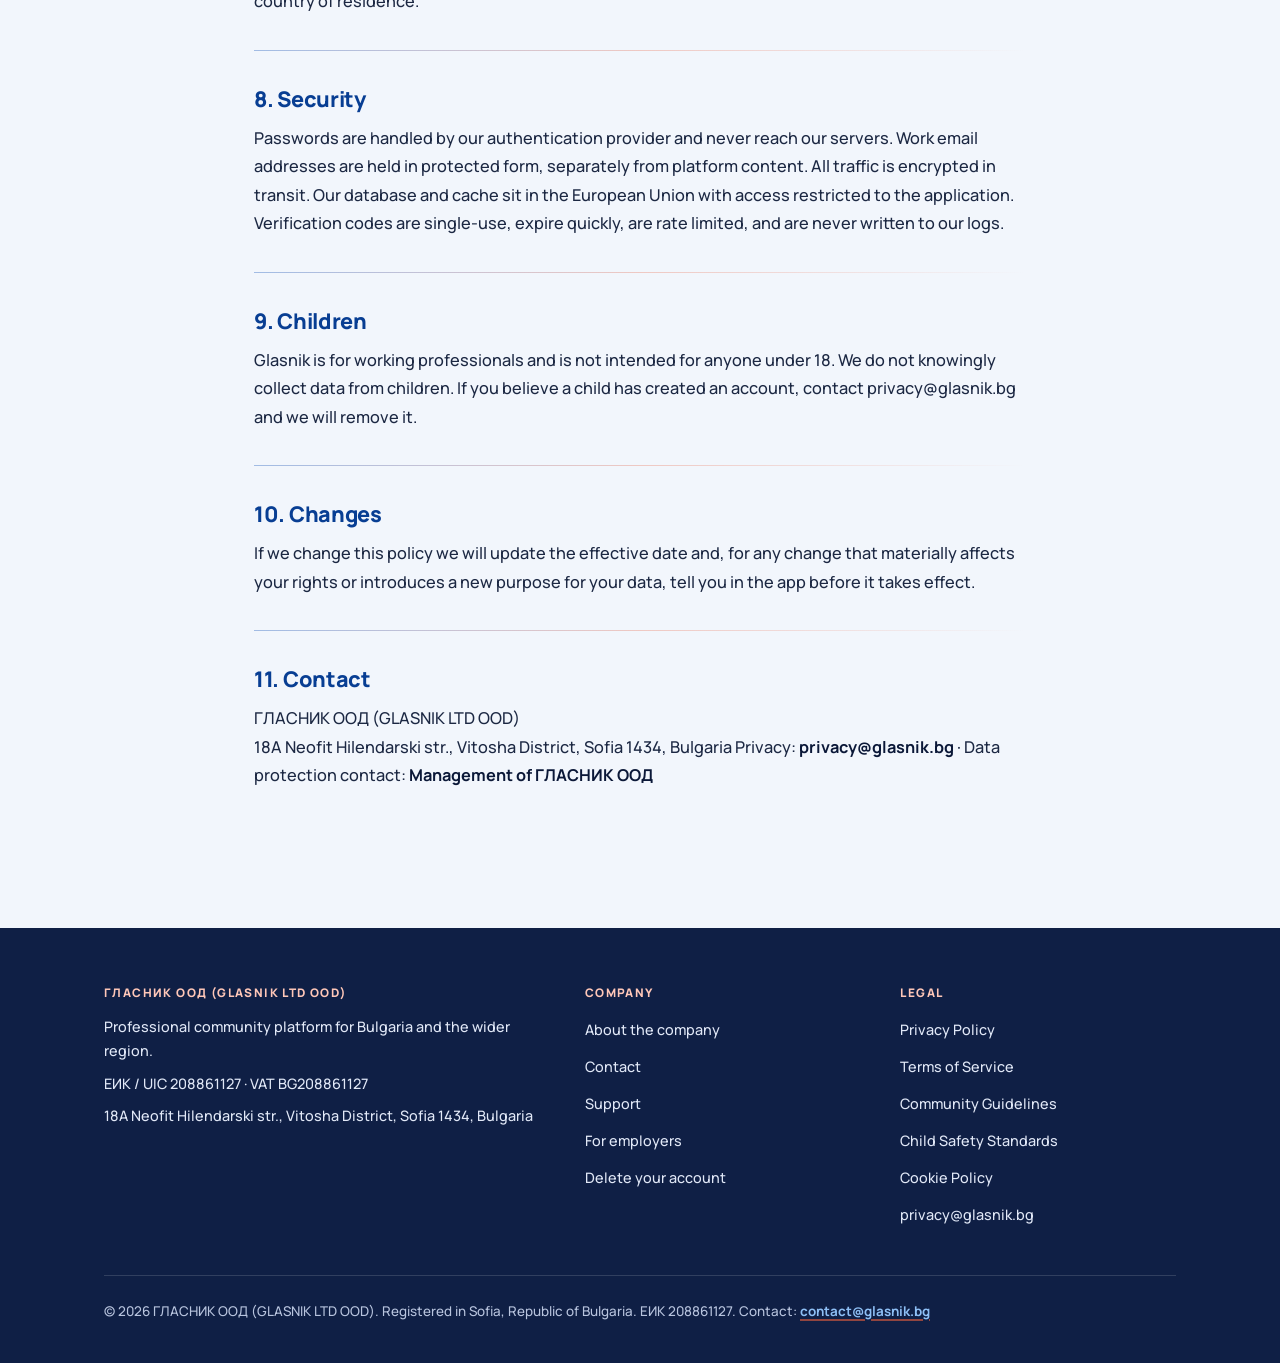
<file: privacy.html>
<!DOCTYPE html>
<html lang="en">
<head>
<meta charset="utf-8">
<meta name="viewport" content="width=device-width, initial-scale=1">
<title>Privacy Policy · Glasnik</title>
<meta name="description" content="Privacy Policy for Glasnik, operated by ГЛАСНИК ООД.">
<link rel="icon" type="image/png" href="img/favicon.png">
<link rel="apple-touch-icon" href="img/apple-touch-icon.png">
<link rel="stylesheet" href="site.css">
</head>
<body>
  <header class="site">
  <div class="wrap">
    <a class="brand" href="index.html" aria-label="Glasnik home"><img src="img/logo.png" alt="" width="34" height="34"><img class="word" src="img/wordmark.svg" alt="glasnik" height="24"></a>
    <nav class="site">
      <a href="index.html#what-we-do">What we do</a>
      <a href="index.html#app">The app</a>
      <a href="company.html">Company</a>
      <a href="support.html">Support</a>
      <a href="privacy.html" aria-current="page">Privacy</a>
      <a class="nav-cta" href="index.html#download">Get the app</a>
    </nav>
  </div>
</header>
<main class="wrap doc">
<h1 id="privacy-policy">Privacy Policy</h1>
<p><strong>Effective 10 October 2026</strong></p>
<p>Glasnik is a professional network where you can speak about your working life under a pseudonym,
while other members can see that your employer has been verified. That design creates an unusual
privacy obligation: we have to prove something about you without being able to reveal who you are.
This policy explains exactly how we do that, and what we do and do not keep.</p>
<p><strong>Controller.</strong> ГЛАСНИК ООД (GLASNIK LTD OOD), company number 208861127, registered at
18A Neofit Hilendarski str., Vitosha District, Sofia 1434, Bulgaria, is the controller of your personal data.
Privacy contact: <strong>privacy@glasnik.bg</strong>.</p>
<hr />
<h2 id="1-the-short-version">1. The short version</h2>
<ul>
<li>We do not keep your work email address alongside anything you post. It is held separately and in protected form, together with its domain.</li>
<li>Your posts, comments and reviews are published under a pseudonym, never your real name.</li>
<li>We do not sell your data, and we do not share it with advertisers.</li>
<li>You can delete your account from inside the app, and that deletion is real.</li>
</ul>
<hr />
<h2 id="2-what-we-collect">2. What we collect</h2>
<h3 id="21-account-information">2.1 Account information</h3>
<p>When you create an account we collect your <strong>email address</strong> and a <strong>password</strong>, both handled by
our authentication provider. We never see or store your password. If you sign in with Google
or Apple we receive your email address and, where you allow it, your name. If you sign up with an email
and password, we send one email to that address with a link to confirm it is yours; you can use the
service once you have. We use this address only to sign you in and to help you recover your account.</p>
<h3 id="22-your-profile">2.2 Your profile</h3>
<p>You may provide a <strong>username</strong> (a pseudonym you choose or we suggest), <strong>job role</strong>,
<strong>employer name</strong>, <strong>seniority level</strong>, an <strong>experience band</strong>, an <strong>avatar selection</strong>, a short
<strong>bio</strong>, and up to three <strong>interests</strong>. All of this is optional except the username, and all of it
is chosen by you.</p>
<h3 id="23-work-email-verification-the-important-part">2.3 Work email verification — the important part</h3>
<p>To post or comment, you verify that you control a work email address. When you do:</p>
<ul>
<li>We send a one-time code to that address.</li>
<li>The address is held <strong>temporarily in memory</strong> (in our cache, for fifteen minutes) only so that
  the code can be matched to it.</li>
<li>On success we store <strong>the address in protected form</strong> and <strong>the domain part</strong> (for example
  <code>example.com</code>). The address itself is then discarded and never written to permanent storage.</li>
</ul>
<p>This lets us confirm that a given address has already been verified.
The domain lets us link you to an employer so that reviews come from people who actually work there.
<strong>Neither can be reversed into your email address.</strong></p>
<h3 id="24-content-you-create">2.4 Content you create</h3>
<p>Posts, comments, reviews, poll votes, likes, saved items and guild memberships. Reviews include the
ratings, and the pros and cons text you write.</p>
<h3 id="25-technical-data">2.5 Technical data</h3>
<p>Standard server logs including IP address and request metadata, retained for security and abuse
prevention. We do not currently use analytics or advertising SDKs. If that changes, this policy
will be updated <strong>before</strong> the change takes effect, and where consent is required we will ask for
it first.</p>
<h3 id="26-crash-reports">2.6 Crash reports</h3>
<p>When the app crashes or hits an error, it sends a <strong>crash report</strong> to our own servers so we can
fix it. No outside crash-reporting company is involved. A report contains the error and where in
our code it happened, which type of screen you were on (for example "a guild page", never which
one), your operating system version, on Android your phone model, and the app version. It is sent
without your login, so it is <strong>not</strong> linked to your account, and it does <strong>not</strong> contain your
email, username, the text of anything you are writing, or screenshots. Before storing a report we
remove anything that looks like an email address, a code or a link parameter. Crash reports are
kept with our server logs and used only to find and fix faults (our legitimate interest in a
working, secure app).</p>
<h3 id="27-notifications">2.7 Notifications</h3>
<p>If someone replies to or likes your post, or replies to your comment, we record that in your
<strong>notification list</strong> in the app: the kind of activity, which of your posts it was about, and how
many times it happened. We do <strong>not</strong> record who did it, and the list never shows it. Entries are
deleted after <strong>30 days</strong>.</p>
<p><strong>Push notifications are off until you turn them on.</strong> If you do, your phone receives a <strong>push
token</strong>, a random address issued by Apple or Google so that notifications can reach that phone,
and we store it with your account. Push messages contain no names and nothing anyone wrote, just
words like "New reply to your post", and they are delivered by Apple (iPhone) or Google (Android).
We do not track whether you open them. The token is deleted when you turn push off or sign out, when
you delete your account, and if the app has not been opened on that phone for 90 days. You can
choose which kinds of activity send a push in Settings → Notifications.</p>
<h3 id="28-what-we-do-not-collect">2.8 What we do not collect</h3>
<p>We do not collect your location, contacts, photos, health data, financial data, or any special
category data under Article 9 of the GDPR. We do not track you across other apps or websites.</p>
<hr />
<h2 id="3-why-we-use-it-and-on-what-legal-basis">3. Why we use it, and on what legal basis</h2>
<table>
<thead>
<tr>
<th>What we do</th>
<th>Why</th>
<th>Legal basis (GDPR Art. 6)</th>
</tr>
</thead>
<tbody>
<tr>
<td>Create and run your account</td>
<td>To provide the service you signed up for</td>
<td>Contract — 6(1)(b)</td>
</tr>
<tr>
<td>Verify your work email</td>
<td>To make verified-but-anonymous participation possible</td>
<td>Contract — 6(1)(b)</td>
</tr>
<tr>
<td>Publish your posts, comments and reviews</td>
<td>Core function of the service</td>
<td>Contract — 6(1)(b)</td>
</tr>
<tr>
<td>Link you to an employer via your email domain</td>
<td>So reviews come from verified employees</td>
<td>Contract — 6(1)(b)</td>
</tr>
<tr>
<td>Automatically screen content for personal information and abusive language</td>
<td>To protect you from accidentally identifying yourself, and to protect others</td>
<td>Legitimate interests — 6(1)(f)</td>
</tr>
<tr>
<td>Handle reports, moderate content, ban abusive accounts</td>
<td>To keep the platform safe and lawful</td>
<td>Legitimate interests — 6(1)(f)</td>
</tr>
<tr>
<td>Rate limiting, security logging, fraud and abuse prevention</td>
<td>To keep the service available and secure</td>
<td>Legitimate interests — 6(1)(f)</td>
</tr>
<tr>
<td>Receive and store crash reports from the app</td>
<td>To find and fix faults (see section 2.6)</td>
<td>Legitimate interests — 6(1)(f)</td>
</tr>
<tr>
<td>Keep your in-app notification list</td>
<td>So you can see replies and likes on your content (see section 2.7)</td>
<td>Contract — 6(1)(b)</td>
</tr>
<tr>
<td>Send push notifications</td>
<td>Only after you turn them on (see section 2.7)</td>
<td>Consent — 6(1)(a); withdraw any time in Settings</td>
</tr>
<tr>
<td>Respond to lawful requests from authorities</td>
<td>Because we must</td>
<td>Legal obligation — 6(1)(c)</td>
</tr>
<tr>
<td>Any future analytics or marketing</td>
<td>—</td>
<td>Consent — 6(1)(a), asked for separately</td>
</tr>
</tbody>
</table>
<p>Where we rely on legitimate interests, we have considered your rights and concluded that the
processing is limited to what is necessary and is what a member would reasonably expect. You can
object at any time — see section 7.</p>
<hr />
<h2 id="4-who-processes-your-data">4. Who processes your data</h2>
<p>We use a small number of providers, each bound by a data processing agreement:</p>
<table>
<thead>
<tr>
<th>Provider</th>
<th>What they do</th>
<th>Where</th>
</tr>
</thead>
<tbody>
<tr>
<td>Google (our authentication provider)</td>
<td>Stores your login credentials and authenticates you</td>
<td>United States, under Standard Contractual Clauses</td>
</tr>
<tr>
<td>Google and Apple (push delivery)</td>
<td>Deliver push notifications, only if you turn them on; the messages contain no names or content</td>
<td>United States, under Standard Contractual Clauses</td>
</tr>
<tr>
<td>Microsoft (our cloud provider)</td>
<td>Hosts our application, database and cache</td>
<td>European Union — North Europe region</td>
</tr>
<tr>
<td>Microsoft (our cloud provider Communication Services)</td>
<td>Sends verification and password-reset emails</td>
<td>European Union</td>
</tr>
</tbody>
</table>
<p>Content screening runs <strong>inside our own application</strong>. Your posts are not sent to any third-party
moderation service.</p>
<p>We do not sell personal data, and we do not share it with third parties for advertising.</p>
<hr />
<h2 id="5-what-other-people-can-see">5. What other people can see</h2>
<ul>
<li><strong>Posting with your username</strong> shows your username, avatar, job role and employer on that post
  or reply. The app asks before every post whether to post this way or anonymously.</li>
<li><strong>When you post anonymously, only your job title is shown</strong> (for example "Data Scientist"): no
  username, avatar or employer, and the post is not linked to your employer's page. If your title
  names an employer ("QA Lead at Acme"), that part is cut off; if it mentions your own employer, no
  title is shown. Please still bear in mind that what you write can give you away (a project
  name, a meeting only you were in).</li>
<li><strong>Replies can be anonymous too.</strong> You choose for each reply. Anonymous replies show as
  "Anonymous 1", "Anonymous 2" and so on, numbered per conversation so it can be followed. The
  numbers start again under every post, so your anonymous replies in different conversations can't
  be linked to each other. If you wrote an anonymous post, your replies under it are always
  anonymous.</li>
<li><strong>Your avatar</strong> is either one of our illustrations or one you build from parts in the app. Either
  way it is a drawing chosen from a list; we never ask for or store a photo of you.</li>
<li><strong>Your email address, work email address, and internal identifiers are never shown to anyone.</strong></li>
<li><strong>Saved items are private</strong> and are never visible to other members.</li>
<li><strong>Reviews</strong> show that the author is a verified employee of that organisation. Your role is shown
  only if you choose to reveal it.</li>
</ul>
<hr />
<h2 id="6-how-long-we-keep-it">6. How long we keep it</h2>
<table>
<thead>
<tr>
<th>Data</th>
<th>Retention</th>
</tr>
</thead>
<tbody>
<tr>
<td>One-time verification codes</td>
<td>Up to 10 minutes, then deleted automatically</td>
</tr>
<tr>
<td>Work email address awaiting verification</td>
<td>Up to 15 minutes, in cache only, then deleted</td>
</tr>
<tr>
<td>Work email hash and domain</td>
<td>Until you delete your account or change employer. If the account was suspended for breaking our rules, the hash (never the address) is kept after deletion, so the suspension can't be avoided by signing up again</td>
</tr>
<tr>
<td>Account and profile</td>
<td>Until you delete your account</td>
</tr>
<tr>
<td>A username you gave up (changed, or deleted with your account)</td>
<td>30 days, so nobody else can take it and pose as you; not linked to your account once it is deleted, and never shown</td>
</tr>
<tr>
<td>Posts, comments, reviews</td>
<td>Until you delete them, or you delete your account. A post or comment you delete disappears at once, and its text is erased from our database after 30 days; when you delete your account, the text is erased straight away. Content our moderators remove is kept for 12 months in case the decision is challenged, and anything under an open report is kept until the report is dealt with</td>
</tr>
<tr>
<td>Notifications in the app</td>
<td>30 days</td>
</tr>
<tr>
<td>Push tokens</td>
<td>Until you turn push off, sign out or delete your account; or 90 days after the app was last opened on that phone</td>
</tr>
<tr>
<td>Server and security logs</td>
<td>90 days</td>
</tr>
</tbody>
</table>
<hr />
<h2 id="7-your-rights">7. Your rights</h2>
<p>Under the GDPR you have the right to <strong>access</strong> your data, to have it <strong>corrected</strong>, to have it
<strong>erased</strong>, to <strong>restrict</strong> or <strong>object to</strong> processing, to <strong>data portability</strong>, and to
<strong>withdraw consent</strong> where processing is based on it.</p>
<ul>
<li><strong>Erasure</strong> is available directly in the app: Settings → Account → Delete account. It removes
  your personal data, removes your content from the service, releases your work-email verification,
  and deletes your login. You can also request it at privacy@glasnik.bg — see our deletion page.</li>
<li>For any other request, contact <strong>privacy@glasnik.bg</strong>. We will respond within one month.</li>
</ul>
<p>You also have the right to complain to the Bulgarian supervisory authority, the <strong>Commission for
Personal Data Protection (Комисия за защита на личните данни)</strong>, or to the authority in your
country of residence.</p>
<hr />
<h2 id="8-security">8. Security</h2>
<p>Passwords are handled by our authentication provider and never reach our servers. Work email addresses are held in protected
form, separately from platform content. All traffic is encrypted in transit. Our database
and cache sit in the European Union with access restricted to the application. Verification codes
are single-use, expire quickly, are rate limited, and are never written to our logs.</p>
<hr />
<h2 id="9-children">9. Children</h2>
<p>Glasnik is for working professionals and is not intended for anyone under 18. We do not knowingly
collect data from children. If you believe a child has created an account, contact
privacy@glasnik.bg and we will remove it.</p>
<hr />
<h2 id="10-changes">10. Changes</h2>
<p>If we change this policy we will update the effective date and, for any change that materially
affects your rights or introduces a new purpose for your data, tell you in the app before it takes
effect.</p>
<hr />
<h2 id="11-contact">11. Contact</h2>
<p>ГЛАСНИК ООД (GLASNIK LTD OOD)<br>
18A Neofit Hilendarski str., Vitosha District, Sofia 1434, Bulgaria
Privacy: <strong>privacy@glasnik.bg</strong> · Data protection contact: <strong>Management of ГЛАСНИК ООД</strong></p>
  </main>

  <footer class="site">
  <div class="wrap">
    <div class="foot-grid">
      <div>
        <h4>ГЛАСНИК ООД (GLASNIK LTD OOD)</h4>
        <p>Professional community platform for Bulgaria and the wider region.</p>
        <p>ЕИК / UIC 208861127 &middot; VAT BG208861127</p>
        <p>18A Neofit Hilendarski str., Vitosha District, Sofia 1434, Bulgaria</p>
      </div>
      <div>
        <h4>Company</h4>
        <ul>
          <li><a href="company.html">About the company</a></li>
          <li><a href="contact.html">Contact</a></li>
          <li><a href="support.html">Support</a></li>
          <li><a href="employers.html">For employers</a></li>
          <li><a href="delete-account.html">Delete your account</a></li>
        </ul>
      </div>
      <div>
        <h4>Legal</h4>
        <ul>
          <li><a href="privacy.html">Privacy Policy</a></li>
          <li><a href="terms.html">Terms of Service</a></li>
          <li><a href="guidelines.html">Community Guidelines</a></li>
          <li><a href="child-safety.html">Child Safety Standards</a></li>
          <li><a href="cookies.html">Cookie Policy</a></li>
          <li><a href="mailto:privacy@glasnik.bg">privacy@glasnik.bg</a></li>
        </ul>
      </div>
    </div>
    <div class="legal-line">
      &copy; 2026 ГЛАСНИК ООД (GLASNIK LTD OOD). Registered in Sofia, Republic of Bulgaria. ЕИК 208861127.
      Contact: <a href="mailto:contact@glasnik.bg">contact@glasnik.bg</a>
    </div>
  </div>
</footer>
</body>
</html>
</file>
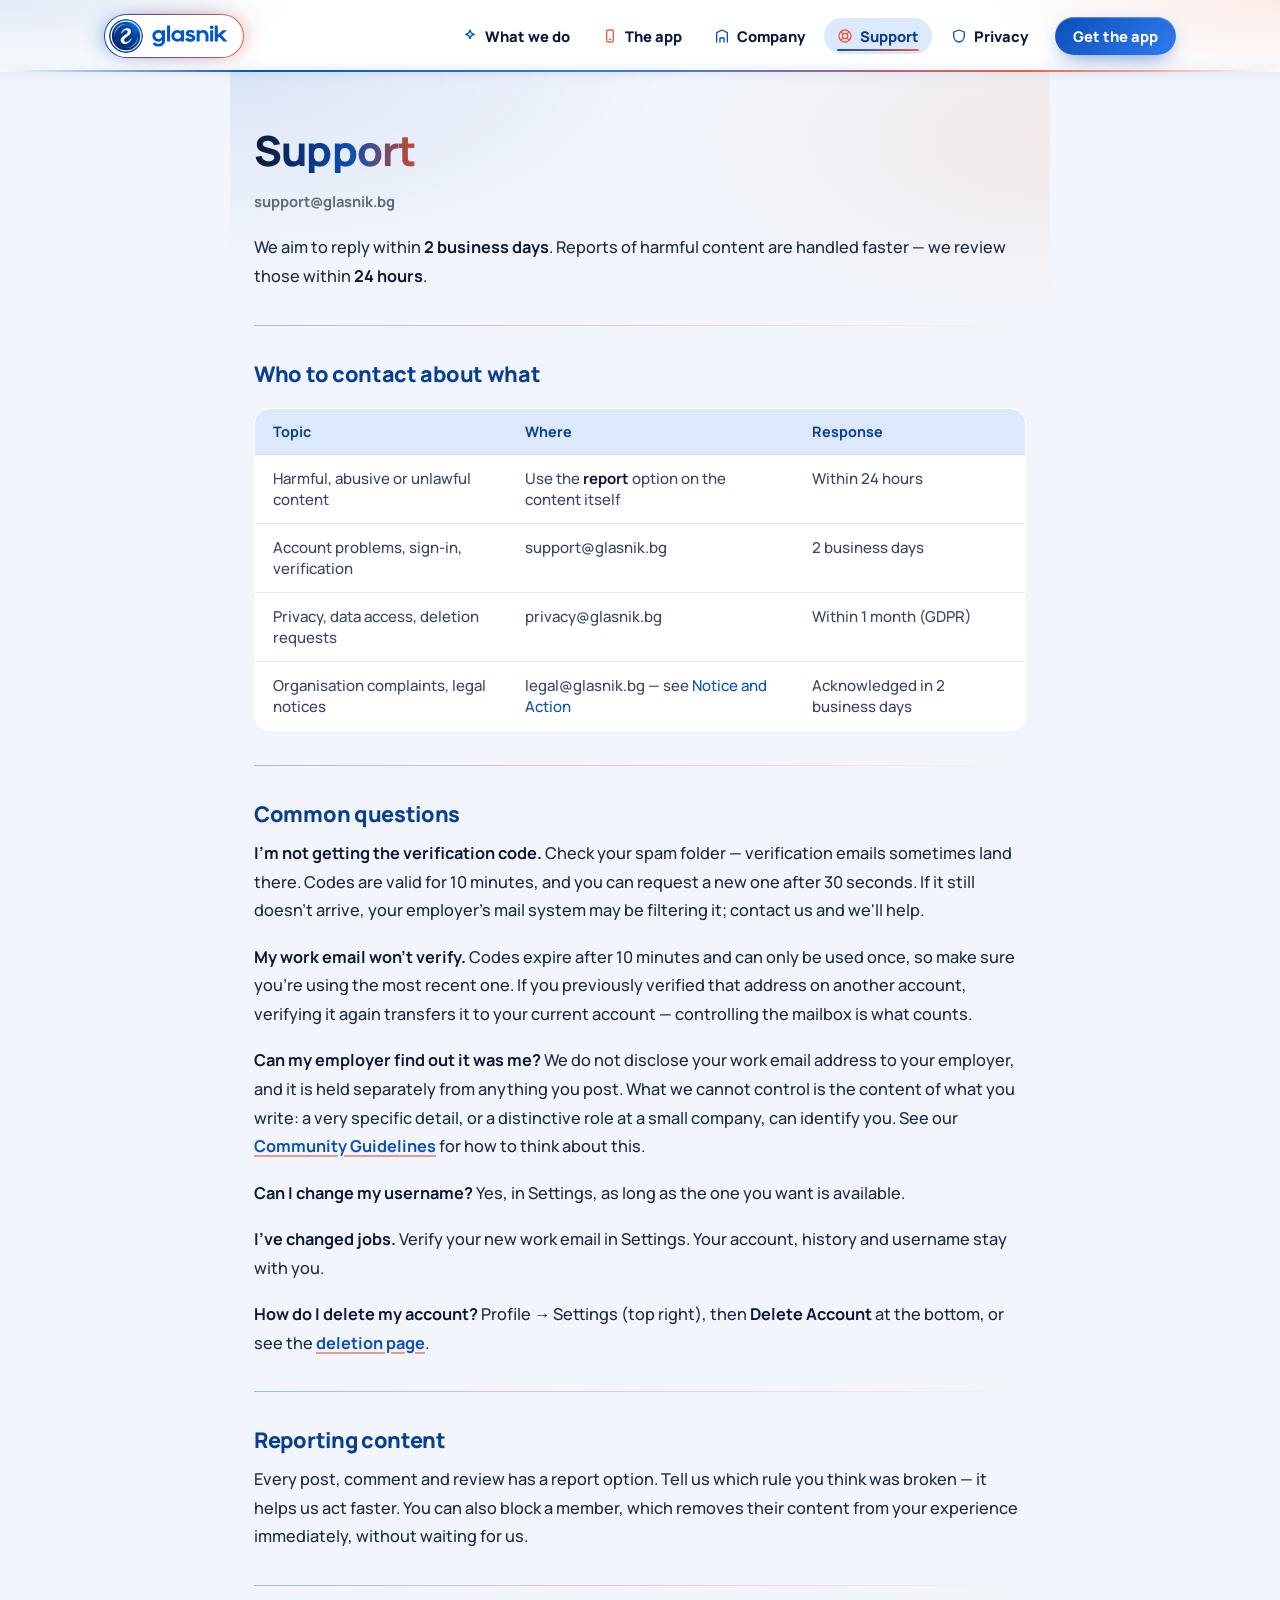
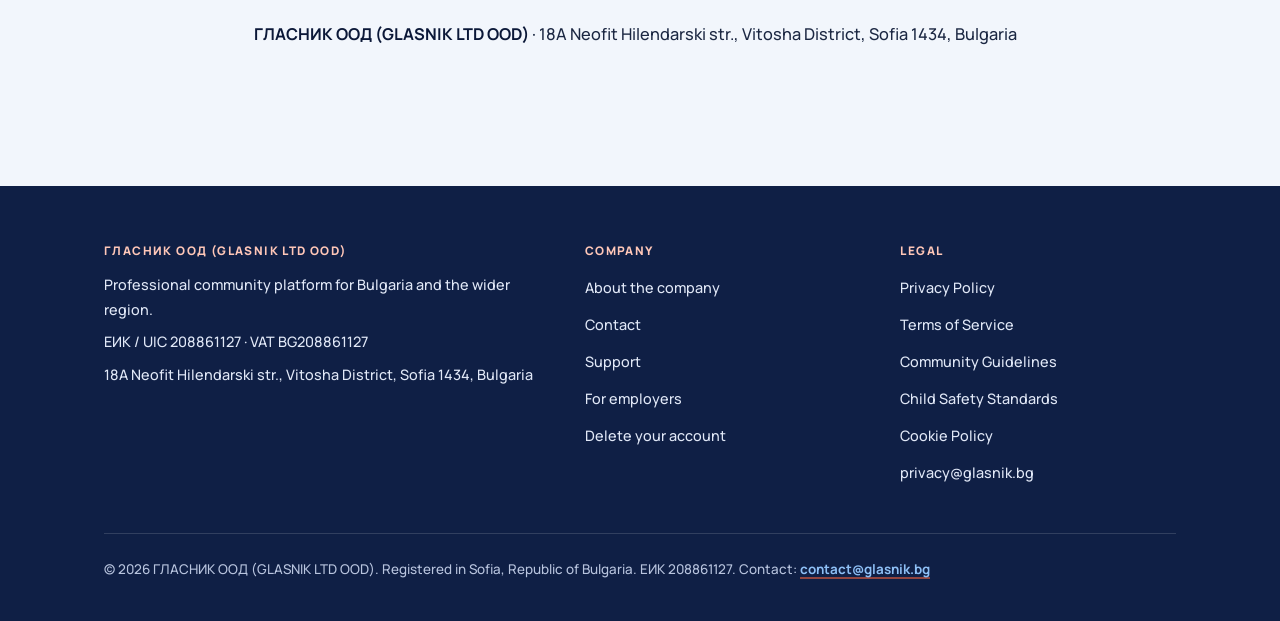
<file: support.html>
<!DOCTYPE html>
<html lang="en">
<head>
<meta charset="utf-8">
<meta name="viewport" content="width=device-width, initial-scale=1">
<title>Support · Glasnik</title>
<meta name="description" content="Support for Glasnik, operated by ГЛАСНИК ООД.">
<link rel="icon" type="image/png" href="img/favicon.png">
<link rel="apple-touch-icon" href="img/apple-touch-icon.png">
<link rel="stylesheet" href="site.css">
</head>
<body>
  <header class="site">
  <div class="wrap">
    <a class="brand" href="index.html" aria-label="Glasnik home"><img src="img/logo.png" alt="" width="34" height="34"><img class="word" src="img/wordmark.svg" alt="glasnik" height="24"></a>
    <nav class="site">
      <a href="index.html#what-we-do">What we do</a>
      <a href="index.html#app">The app</a>
      <a href="company.html">Company</a>
      <a href="support.html" aria-current="page">Support</a>
      <a href="privacy.html">Privacy</a>
      <a class="nav-cta" href="index.html#download">Get the app</a>
    </nav>
  </div>
</header>
<main class="wrap doc">
<h1 id="support">Support</h1>
<p><strong>support@glasnik.bg</strong></p>
<p>We aim to reply within <strong>2 business days</strong>. Reports of harmful content are handled faster — we
review those within <strong>24 hours</strong>.</p>
<hr />
<h2 id="who-to-contact-about-what">Who to contact about what</h2>
<table>
<thead>
<tr>
<th>Topic</th>
<th>Where</th>
<th>Response</th>
</tr>
</thead>
<tbody>
<tr>
<td>Harmful, abusive or unlawful content</td>
<td>Use the <strong>report</strong> option on the content itself</td>
<td>Within 24 hours</td>
</tr>
<tr>
<td>Account problems, sign-in, verification</td>
<td>support@glasnik.bg</td>
<td>2 business days</td>
</tr>
<tr>
<td>Privacy, data access, deletion requests</td>
<td>privacy@glasnik.bg</td>
<td>Within 1 month (GDPR)</td>
</tr>
<tr>
<td>Organisation complaints, legal notices</td>
<td>legal@glasnik.bg — see <a href="employers.html">Notice and Action</a></td>
<td>Acknowledged in 2 business days</td>
</tr>
</tbody>
</table>
<hr />
<h2 id="common-questions">Common questions</h2>
<p><strong>I'm not getting the verification code.</strong>
Check your spam folder — verification emails sometimes land there. Codes are valid for 10 minutes,
and you can request a new one after 30 seconds. If it still doesn't arrive, your employer's mail
system may be filtering it; contact us and we'll help.</p>
<p><strong>My work email won't verify.</strong>
Codes expire after 10 minutes and can only be used once, so make sure you're using the most recent
one. If you previously verified that address on another account, verifying it again transfers it to
your current account — controlling the mailbox is what counts.</p>
<p><strong>Can my employer find out it was me?</strong>
We do not disclose your work email address to your employer, and it is held separately from
anything you post. What we cannot control is the content of what you write: a very specific
detail, or a distinctive role at a small company, can identify you. See our
<a href="guidelines.html">Community Guidelines</a> for how to think about this.</p>
<p><strong>Can I change my username?</strong>
Yes, in Settings, as long as the one you want is available.</p>
<p><strong>I've changed jobs.</strong>
Verify your new work email in Settings. Your account, history and username stay with you.</p>
<p><strong>How do I delete my account?</strong>
Profile → Settings (top right), then <strong>Delete Account</strong> at the bottom, or see the <a href="delete-account.html">deletion page</a>.</p>
<hr />
<h2 id="reporting-content">Reporting content</h2>
<p>Every post, comment and review has a report option. Tell us which rule you think was broken — it
helps us act faster. You can also block a member, which removes their content from your experience
immediately, without waiting for us.</p>
<hr />
<p><strong>ГЛАСНИК ООД (GLASNIK LTD OOD)</strong> · 18A Neofit Hilendarski str., Vitosha District, Sofia 1434, Bulgaria</p>
  </main>

  <footer class="site">
  <div class="wrap">
    <div class="foot-grid">
      <div>
        <h4>ГЛАСНИК ООД (GLASNIK LTD OOD)</h4>
        <p>Professional community platform for Bulgaria and the wider region.</p>
        <p>ЕИК / UIC 208861127 &middot; VAT BG208861127</p>
        <p>18A Neofit Hilendarski str., Vitosha District, Sofia 1434, Bulgaria</p>
      </div>
      <div>
        <h4>Company</h4>
        <ul>
          <li><a href="company.html">About the company</a></li>
          <li><a href="contact.html">Contact</a></li>
          <li><a href="support.html">Support</a></li>
          <li><a href="employers.html">For employers</a></li>
          <li><a href="delete-account.html">Delete your account</a></li>
        </ul>
      </div>
      <div>
        <h4>Legal</h4>
        <ul>
          <li><a href="privacy.html">Privacy Policy</a></li>
          <li><a href="terms.html">Terms of Service</a></li>
          <li><a href="guidelines.html">Community Guidelines</a></li>
          <li><a href="child-safety.html">Child Safety Standards</a></li>
          <li><a href="cookies.html">Cookie Policy</a></li>
          <li><a href="mailto:privacy@glasnik.bg">privacy@glasnik.bg</a></li>
        </ul>
      </div>
    </div>
    <div class="legal-line">
      &copy; 2026 ГЛАСНИК ООД (GLASNIK LTD OOD). Registered in Sofia, Republic of Bulgaria. ЕИК 208861127.
      Contact: <a href="mailto:contact@glasnik.bg">contact@glasnik.bg</a>
    </div>
  </div>
</footer>
</body>
</html>
</file>
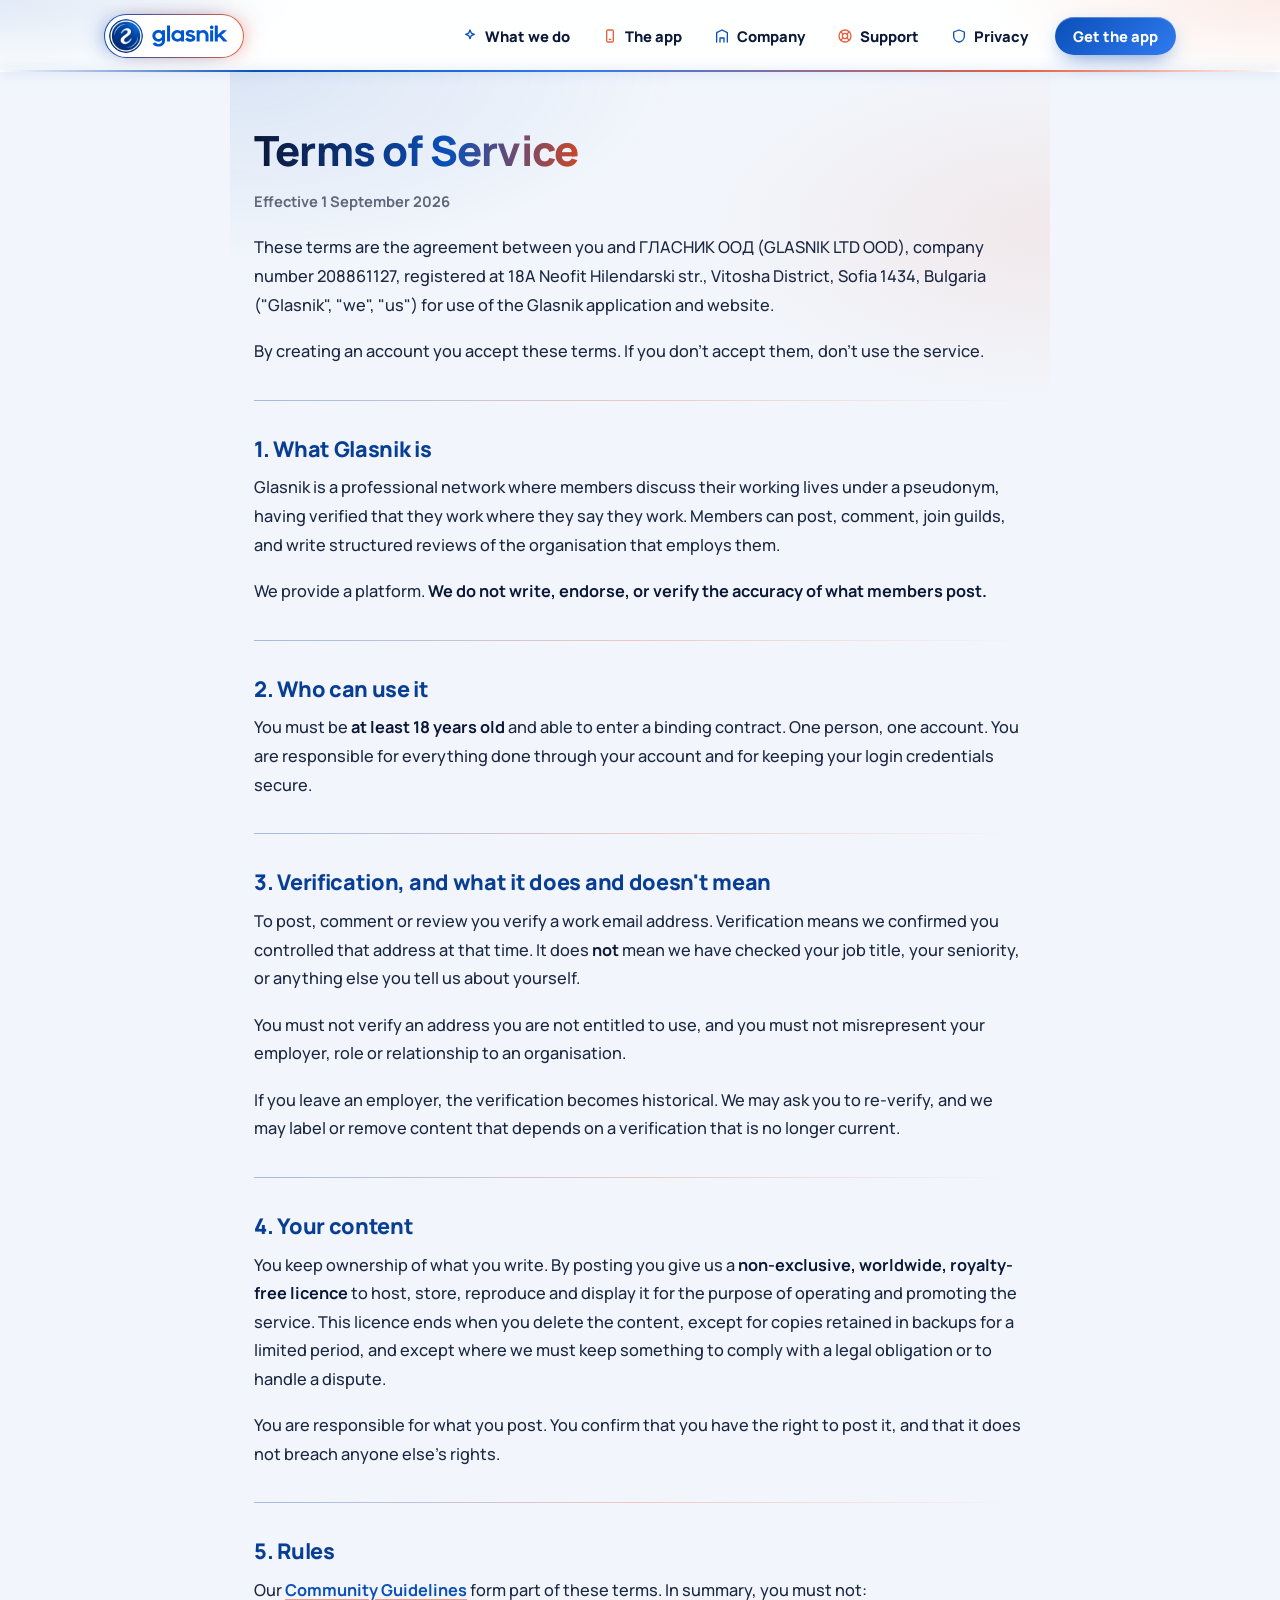
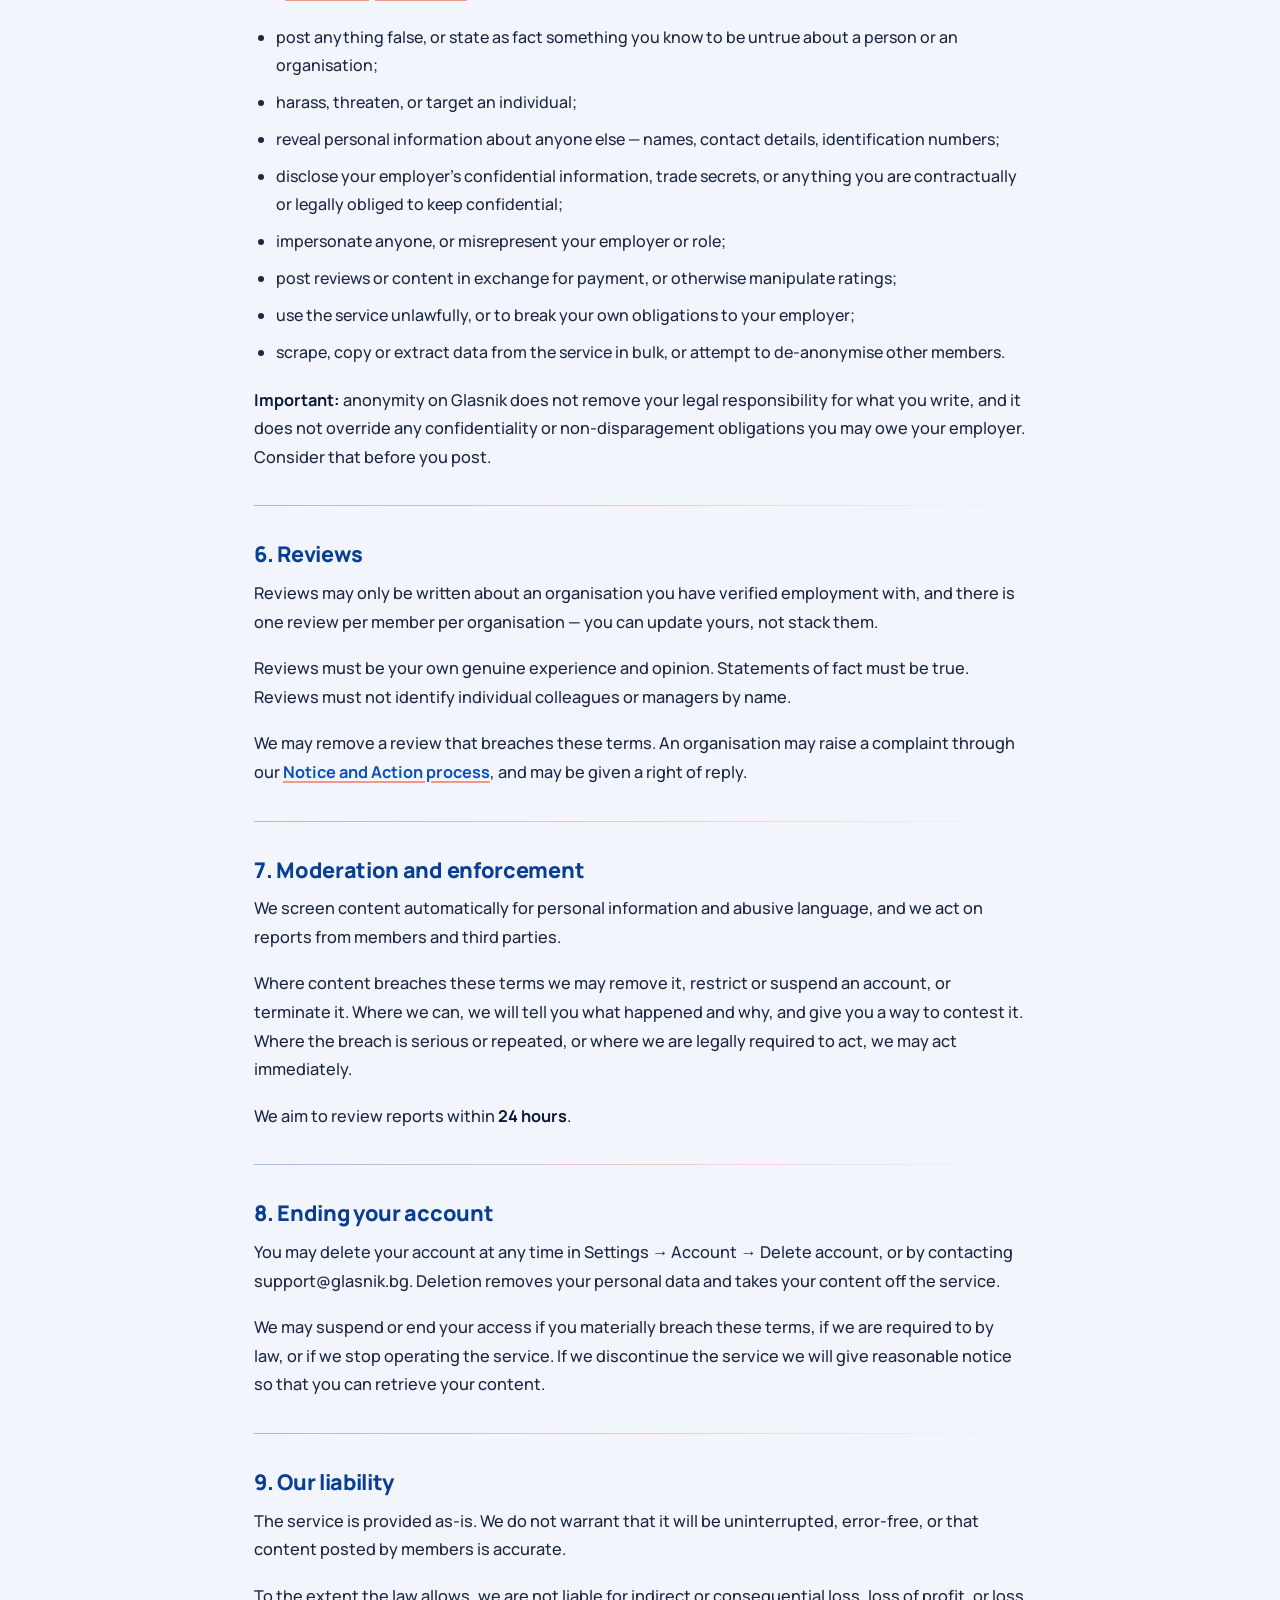
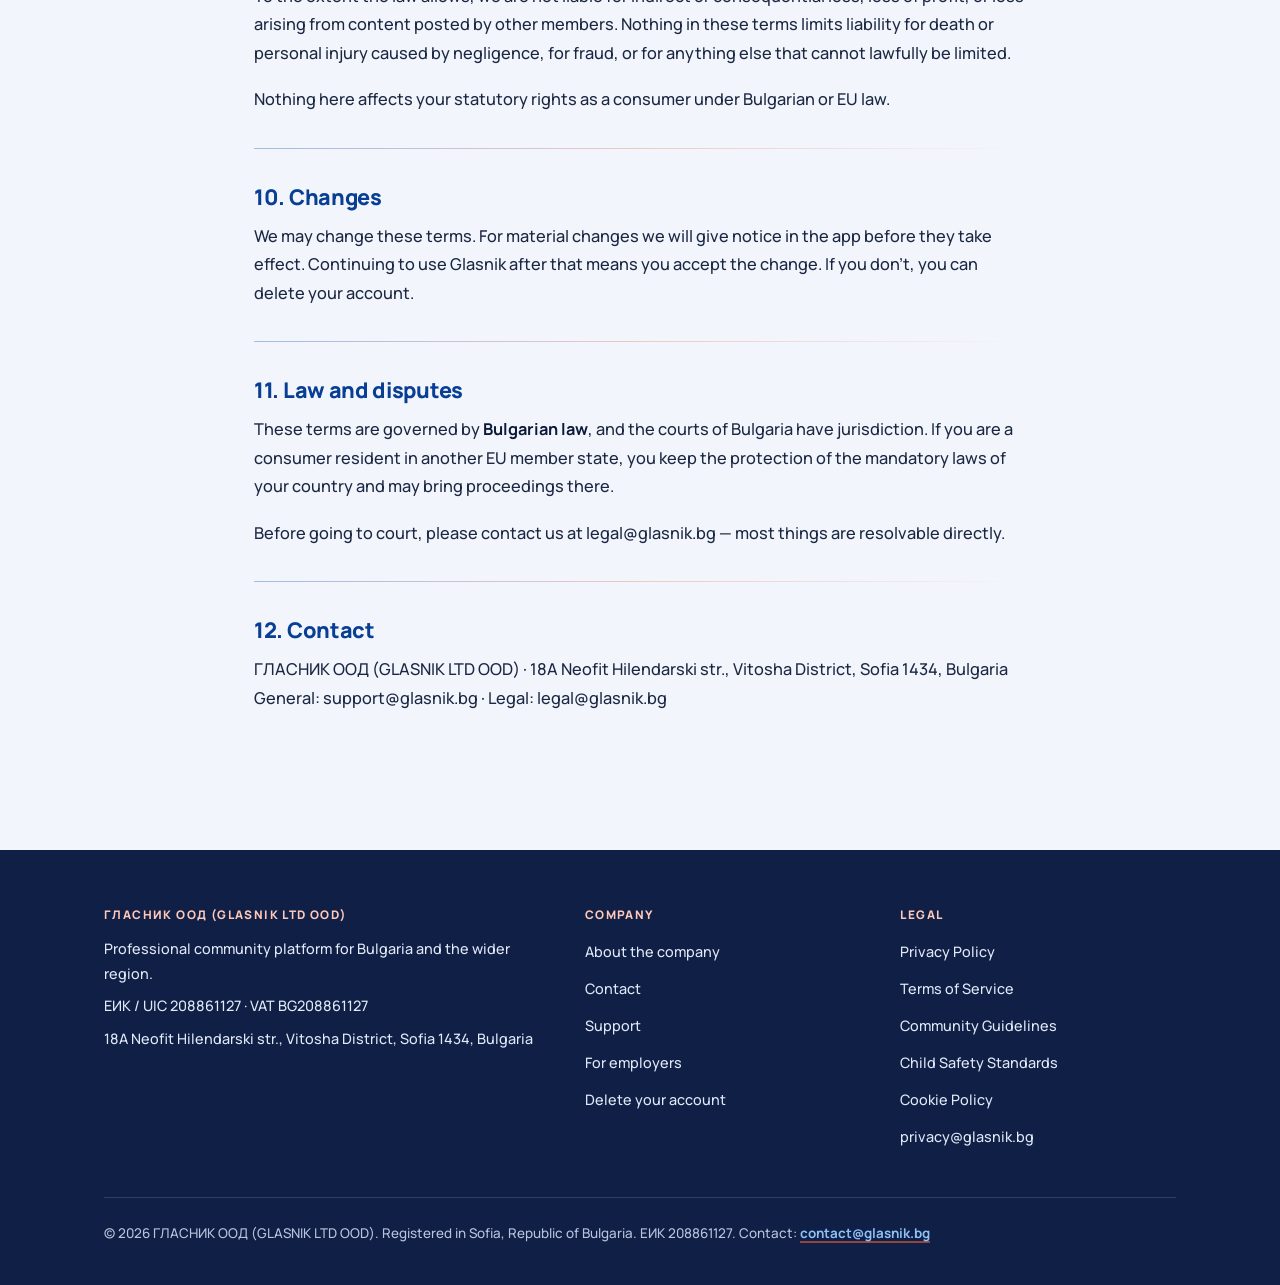
<file: terms.html>
<!DOCTYPE html>
<html lang="en">
<head>
<meta charset="utf-8">
<meta name="viewport" content="width=device-width, initial-scale=1">
<title>Terms of Service · Glasnik</title>
<meta name="description" content="Terms of Service for Glasnik, operated by ГЛАСНИК ООД.">
<link rel="icon" type="image/png" href="img/favicon.png">
<link rel="apple-touch-icon" href="img/apple-touch-icon.png">
<link rel="stylesheet" href="site.css">
</head>
<body>
  <header class="site">
  <div class="wrap">
    <a class="brand" href="index.html" aria-label="Glasnik home"><img src="img/logo.png" alt="" width="34" height="34"><img class="word" src="img/wordmark.svg" alt="glasnik" height="24"></a>
    <nav class="site">
      <a href="index.html#what-we-do">What we do</a>
      <a href="index.html#app">The app</a>
      <a href="company.html">Company</a>
      <a href="support.html">Support</a>
      <a href="privacy.html">Privacy</a>
      <a class="nav-cta" href="index.html#download">Get the app</a>
    </nav>
  </div>
</header>
<main class="wrap doc">
<h1 id="terms-of-service">Terms of Service</h1>
<p><strong>Effective 1 September 2026</strong></p>
<p>These terms are the agreement between you and ГЛАСНИК ООД (GLASNIK LTD OOD), company number
208861127, registered at 18A Neofit Hilendarski str., Vitosha District, Sofia 1434, Bulgaria ("Glasnik", "we", "us")
for use of the Glasnik application and website.</p>
<p>By creating an account you accept these terms. If you don't accept them, don't use the service.</p>
<hr />
<h2 id="1-what-glasnik-is">1. What Glasnik is</h2>
<p>Glasnik is a professional network where members discuss their working lives under a pseudonym,
having verified that they work where they say they work. Members can post, comment, join guilds,
and write structured reviews of the organisation that employs them.</p>
<p>We provide a platform. <strong>We do not write, endorse, or verify the accuracy of what members post.</strong></p>
<hr />
<h2 id="2-who-can-use-it">2. Who can use it</h2>
<p>You must be <strong>at least 18 years old</strong> and able to enter a binding contract. One person, one
account. You are responsible for everything done through your account and for keeping your login
credentials secure.</p>
<hr />
<h2 id="3-verification-and-what-it-does-and-doesnt-mean">3. Verification, and what it does and doesn't mean</h2>
<p>To post, comment or review you verify a work email address. Verification means we confirmed you
controlled that address at that time. It does <strong>not</strong> mean we have checked your job title, your
seniority, or anything else you tell us about yourself.</p>
<p>You must not verify an address you are not entitled to use, and you must not misrepresent your
employer, role or relationship to an organisation.</p>
<p>If you leave an employer, the verification becomes historical. We may ask you to re-verify, and we
may label or remove content that depends on a verification that is no longer current.</p>
<hr />
<h2 id="4-your-content">4. Your content</h2>
<p>You keep ownership of what you write. By posting you give us a <strong>non-exclusive, worldwide,
royalty-free licence</strong> to host, store, reproduce and display it for the purpose of operating and
promoting the service. This licence ends when you delete the content, except for copies retained in
backups for a limited period, and except where we must keep something to comply with a legal
obligation or to handle a dispute.</p>
<p>You are responsible for what you post. You confirm that you have the right to post it, and that it
does not breach anyone else's rights.</p>
<hr />
<h2 id="5-rules">5. Rules</h2>
<p>Our <a href="guidelines.html">Community Guidelines</a> form part of these terms. In summary, you must not:</p>
<ul>
<li>post anything false, or state as fact something you know to be untrue about a person or an
  organisation;</li>
<li>harass, threaten, or target an individual;</li>
<li>reveal personal information about anyone else — names, contact details, identification numbers;</li>
<li>disclose your employer's confidential information, trade secrets, or anything you are contractually
  or legally obliged to keep confidential;</li>
<li>impersonate anyone, or misrepresent your employer or role;</li>
<li>post reviews or content in exchange for payment, or otherwise manipulate ratings;</li>
<li>use the service unlawfully, or to break your own obligations to your employer;</li>
<li>scrape, copy or extract data from the service in bulk, or attempt to de-anonymise other members.</li>
</ul>
<p><strong>Important:</strong> anonymity on Glasnik does not remove your legal responsibility for what you write,
and it does not override any confidentiality or non-disparagement obligations you may owe your
employer. Consider that before you post.</p>
<hr />
<h2 id="6-reviews">6. Reviews</h2>
<p>Reviews may only be written about an organisation you have verified employment with, and there is
one review per member per organisation — you can update yours, not stack them.</p>
<p>Reviews must be your own genuine experience and opinion. Statements of fact must be true. Reviews
must not identify individual colleagues or managers by name.</p>
<p>We may remove a review that breaches these terms. An organisation may raise a complaint through our
<a href="employers.html">Notice and Action process</a>, and may be given a right of reply.</p>
<hr />
<h2 id="7-moderation-and-enforcement">7. Moderation and enforcement</h2>
<p>We screen content automatically for personal information and abusive language, and we act on
reports from members and third parties.</p>
<p>Where content breaches these terms we may remove it, restrict or suspend an account, or terminate
it. Where we can, we will tell you what happened and why, and give you a way to contest it. Where
the breach is serious or repeated, or where we are legally required to act, we may act immediately.</p>
<p>We aim to review reports within <strong>24 hours</strong>.</p>
<hr />
<h2 id="8-ending-your-account">8. Ending your account</h2>
<p>You may delete your account at any time in Settings → Account → Delete account, or by contacting
support@glasnik.bg. Deletion removes your personal data and takes your content off the service.</p>
<p>We may suspend or end your access if you materially breach these terms, if we are required to by
law, or if we stop operating the service. If we discontinue the service we will give reasonable
notice so that you can retrieve your content.</p>
<hr />
<h2 id="9-our-liability">9. Our liability</h2>
<p>The service is provided as-is. We do not warrant that it will be uninterrupted, error-free, or that
content posted by members is accurate.</p>
<p>To the extent the law allows, we are not liable for indirect or consequential loss, loss of profit,
or loss arising from content posted by other members. Nothing in these terms limits liability for
death or personal injury caused by negligence, for fraud, or for anything else that cannot lawfully
be limited.</p>
<p>Nothing here affects your statutory rights as a consumer under Bulgarian or EU law.</p>
<hr />
<h2 id="10-changes">10. Changes</h2>
<p>We may change these terms. For material changes we will give notice in the app before they take
effect. Continuing to use Glasnik after that means you accept the change. If you don't, you can
delete your account.</p>
<hr />
<h2 id="11-law-and-disputes">11. Law and disputes</h2>
<p>These terms are governed by <strong>Bulgarian law</strong>, and the courts of Bulgaria have jurisdiction. If you
are a consumer resident in another EU member state, you keep the protection of the mandatory laws of
your country and may bring proceedings there.</p>
<p>Before going to court, please contact us at legal@glasnik.bg — most things are resolvable directly.</p>
<hr />
<h2 id="12-contact">12. Contact</h2>
<p>ГЛАСНИК ООД (GLASNIK LTD OOD) · 18A Neofit Hilendarski str., Vitosha District, Sofia 1434, Bulgaria
General: support@glasnik.bg · Legal: legal@glasnik.bg</p>
  </main>

  <footer class="site">
  <div class="wrap">
    <div class="foot-grid">
      <div>
        <h4>ГЛАСНИК ООД (GLASNIK LTD OOD)</h4>
        <p>Professional community platform for Bulgaria and the wider region.</p>
        <p>ЕИК / UIC 208861127 &middot; VAT BG208861127</p>
        <p>18A Neofit Hilendarski str., Vitosha District, Sofia 1434, Bulgaria</p>
      </div>
      <div>
        <h4>Company</h4>
        <ul>
          <li><a href="company.html">About the company</a></li>
          <li><a href="contact.html">Contact</a></li>
          <li><a href="support.html">Support</a></li>
          <li><a href="employers.html">For employers</a></li>
          <li><a href="delete-account.html">Delete your account</a></li>
        </ul>
      </div>
      <div>
        <h4>Legal</h4>
        <ul>
          <li><a href="privacy.html">Privacy Policy</a></li>
          <li><a href="terms.html">Terms of Service</a></li>
          <li><a href="guidelines.html">Community Guidelines</a></li>
          <li><a href="child-safety.html">Child Safety Standards</a></li>
          <li><a href="cookies.html">Cookie Policy</a></li>
          <li><a href="mailto:privacy@glasnik.bg">privacy@glasnik.bg</a></li>
        </ul>
      </div>
    </div>
    <div class="legal-line">
      &copy; 2026 ГЛАСНИК ООД (GLASNIK LTD OOD). Registered in Sofia, Republic of Bulgaria. ЕИК 208861127.
      Contact: <a href="mailto:contact@glasnik.bg">contact@glasnik.bg</a>
    </div>
  </div>
</footer>
</body>
</html>
</file>
<file: site.css>
/* glasnik.bg: one stylesheet for every page.
   Palette: the app's light "Commons" theme (frontend/src/theme/colors.ts) — mist #F2F6FC ground,
   white cards, ink #0B1838 headings, royal blue #0B4FB8 for buttons and links, and coral as the
   touch of orange: #E8603F only for dots, lines, icons and glows; #B23F27 / #C9472C where orange
   carries text (bright coral is 3.4:1 on white, too faint for words).
   App depictions (.phone, .example) use the app's real light theme, so they stay screenshots of
   the real app. Font: Manrope (self-hosted, SIL OFL). Nothing is loaded from other sites. */

@font-face{font-family:Manrope;font-style:normal;font-display:swap;font-weight:500;src:url(fonts/manrope-cyrillic-500-normal.woff2) format('woff2');unicode-range:U+0301,U+0400-045F,U+0490-0491,U+04B0-04B1,U+2116}
@font-face{font-family:Manrope;font-style:normal;font-display:swap;font-weight:600;src:url(fonts/manrope-cyrillic-600-normal.woff2) format('woff2');unicode-range:U+0301,U+0400-045F,U+0490-0491,U+04B0-04B1,U+2116}
@font-face{font-family:Manrope;font-style:normal;font-display:swap;font-weight:700;src:url(fonts/manrope-cyrillic-700-normal.woff2) format('woff2');unicode-range:U+0301,U+0400-045F,U+0490-0491,U+04B0-04B1,U+2116}
@font-face{font-family:Manrope;font-style:normal;font-display:swap;font-weight:800;src:url(fonts/manrope-cyrillic-800-normal.woff2) format('woff2');unicode-range:U+0301,U+0400-045F,U+0490-0491,U+04B0-04B1,U+2116}
@font-face{font-family:Manrope;font-style:normal;font-display:swap;font-weight:500;src:url(fonts/manrope-latin-ext-500-normal.woff2) format('woff2');unicode-range:U+0100-02BA,U+02BD-02C5,U+02C7-02CC,U+02CE-02D7,U+02DD-02FF,U+0304,U+0308,U+0329,U+1D00-1DBF,U+1E00-1E9F,U+1EF2-1EFF,U+2020,U+20A0-20AB,U+20AD-20C0,U+2113,U+2C60-2C7F,U+A720-A7FF}
@font-face{font-family:Manrope;font-style:normal;font-display:swap;font-weight:600;src:url(fonts/manrope-latin-ext-600-normal.woff2) format('woff2');unicode-range:U+0100-02BA,U+02BD-02C5,U+02C7-02CC,U+02CE-02D7,U+02DD-02FF,U+0304,U+0308,U+0329,U+1D00-1DBF,U+1E00-1E9F,U+1EF2-1EFF,U+2020,U+20A0-20AB,U+20AD-20C0,U+2113,U+2C60-2C7F,U+A720-A7FF}
@font-face{font-family:Manrope;font-style:normal;font-display:swap;font-weight:700;src:url(fonts/manrope-latin-ext-700-normal.woff2) format('woff2');unicode-range:U+0100-02BA,U+02BD-02C5,U+02C7-02CC,U+02CE-02D7,U+02DD-02FF,U+0304,U+0308,U+0329,U+1D00-1DBF,U+1E00-1E9F,U+1EF2-1EFF,U+2020,U+20A0-20AB,U+20AD-20C0,U+2113,U+2C60-2C7F,U+A720-A7FF}
@font-face{font-family:Manrope;font-style:normal;font-display:swap;font-weight:800;src:url(fonts/manrope-latin-ext-800-normal.woff2) format('woff2');unicode-range:U+0100-02BA,U+02BD-02C5,U+02C7-02CC,U+02CE-02D7,U+02DD-02FF,U+0304,U+0308,U+0329,U+1D00-1DBF,U+1E00-1E9F,U+1EF2-1EFF,U+2020,U+20A0-20AB,U+20AD-20C0,U+2113,U+2C60-2C7F,U+A720-A7FF}
@font-face{font-family:Manrope;font-style:normal;font-display:swap;font-weight:500;src:url(fonts/manrope-latin-500-normal.woff2) format('woff2');unicode-range:U+0000-00FF,U+0131,U+0152-0153,U+02BB-02BC,U+02C6,U+02DA,U+02DC,U+0304,U+0308,U+0329,U+2000-206F,U+20AC,U+2122,U+2191,U+2193,U+2212,U+2215,U+FEFF,U+FFFD}
@font-face{font-family:Manrope;font-style:normal;font-display:swap;font-weight:600;src:url(fonts/manrope-latin-600-normal.woff2) format('woff2');unicode-range:U+0000-00FF,U+0131,U+0152-0153,U+02BB-02BC,U+02C6,U+02DA,U+02DC,U+0304,U+0308,U+0329,U+2000-206F,U+20AC,U+2122,U+2191,U+2193,U+2212,U+2215,U+FEFF,U+FFFD}
@font-face{font-family:Manrope;font-style:normal;font-display:swap;font-weight:700;src:url(fonts/manrope-latin-700-normal.woff2) format('woff2');unicode-range:U+0000-00FF,U+0131,U+0152-0153,U+02BB-02BC,U+02C6,U+02DA,U+02DC,U+0304,U+0308,U+0329,U+2000-206F,U+20AC,U+2122,U+2191,U+2193,U+2212,U+2215,U+FEFF,U+FFFD}
@font-face{font-family:Manrope;font-style:normal;font-display:swap;font-weight:800;src:url(fonts/manrope-latin-800-normal.woff2) format('woff2');unicode-range:U+0000-00FF,U+0131,U+0152-0153,U+02BB-02BC,U+02C6,U+02DA,U+02DC,U+0304,U+0308,U+0329,U+2000-206F,U+20AC,U+2122,U+2191,U+2193,U+2212,U+2215,U+FEFF,U+FFFD}

:root{
  /* website: the app's light "Commons" theme (frontend/src/theme/colors.ts), text a step darker */
  --bg:#F2F6FC; --bg-2:#F6F9FD; --panel:#FFFFFF; --panel-2:#F6F9FD; --panel-3:#EDF2FA;
  --line:#E3E9F3; --line-2:#D5DFEF;
  --text:#0B1838; --body:#1C2843; --muted:#3A4560; --dim:#5F6779;
  --heading:#0B1838; --primary:#0B4FB8; --link:#0B4FB8; --royal-dark:#083E93; --royal-tint:#DCE8FB;
  --coral:#0B4FB8; --coral-hover:#083E93; --on-btn:#FFFFFF; --btn-shadow:rgba(11,79,184,.5);
  --accent:#E8603F; --accent-text:#B23F27; --accent-tint:#DCE8FB; --accent-line:#C9DAF5; --accent-soft:#FFE8E1;
  --peach:#FFC7B8; --tertiary:#C9472C;
  --b1:#0969D0; --b2:#0548A8; --b3:#032D79; --verified:#2F7BF0; --gold:#F4B63F;
  --radius:22px; --max:1120px;
}
/* app depictions use the app's real light theme, so they stay screenshots of the real app */
.phone,.example{
  --bg:#F2F6FC; --bg-2:#F2F6FC; --panel:#FFFFFF; --panel-2:#F6F9FD; --panel-3:#EDF2FA;
  --line:#E3E9F3; --line-2:#D5DFEF;
  --text:#0F1F45; --body:#2D3A55; --muted:#5F6779; --dim:#8A93A6;
  --heading:#0F1F45; --primary:#0B4FB8;
  --coral:#E8603F; --coral-hover:#C9472C; --on-btn:#FFFFFF; --link:#0B4FB8;
  --peach:#FFC7B8; --tertiary:#C9472C; --verified:#2F7BF0;
  color:var(--text);
}
*{margin:0;padding:0;box-sizing:border-box}
html{scroll-behavior:smooth}
body{
  font-family:Manrope,-apple-system,BlinkMacSystemFont,'Segoe UI',Roboto,Helvetica,Arial,sans-serif;
  font-weight:500; background:var(--bg); color:var(--text); min-height:100vh;
  display:flex; flex-direction:column; overflow-x:hidden;
  -webkit-font-smoothing:antialiased;
}
::selection{background:var(--primary);color:#FFFFFF}
/* colour in the words themselves: key phrases in bold blue or orange */
.hl{color:var(--primary);font-weight:800}
.hl-o{color:var(--accent-text);font-weight:800}
a{color:var(--link);text-decoration:none}
:focus-visible{outline:2px solid var(--link);outline-offset:3px;border-radius:6px}
a:hover{text-decoration:underline}
.wrap{width:100%;max-width:var(--max);margin:0 auto;padding:0 24px}
svg.i{width:1em;height:1em;fill:currentColor;flex:none;display:inline-block;vertical-align:-.125em}

/* ---------- header ---------- */
/* Header: faint blue/orange wash at either end and a glowing blue→orange line along the bottom. */
header.site{position:sticky;top:0;z-index:50;backdrop-filter:blur(16px);-webkit-backdrop-filter:blur(16px);
  background:radial-gradient(420px 120px at 0% 0%,rgba(11,79,184,.12),transparent 70%),
    radial-gradient(420px 120px at 100% 0%,rgba(232,96,63,.12),transparent 70%),rgba(255,255,255,.92)}
header.site::after{content:"";position:absolute;left:0;right:0;bottom:0;height:2px;pointer-events:none;
  background:linear-gradient(90deg,transparent,#0B4FB8 20%,#2F7BF0 45%,#E8603F 80%,transparent);
  box-shadow:0 0 12px rgba(11,79,184,.35)}
header.site .wrap{display:flex;align-items:center;justify-content:space-between;height:72px;gap:24px}
/* Logo + name on a white pill whose edge runs royal blue into coral, with a soft glow of each
   colour on its own side. */
.brand{display:inline-flex;align-items:center;gap:9px;padding:4px 15px 4px 4px;border-radius:999px;
  border:1.5px solid transparent;
  background:linear-gradient(#FFFFFF,#FFFFFF) padding-box,linear-gradient(90deg,#0B4FB8,#E8603F) border-box;
  box-shadow:-8px 0 22px -10px rgba(11,79,184,.7),8px 0 22px -10px rgba(232,96,63,.7)}
.brand img{display:block;border-radius:50%}
.brand .word{height:22px;width:auto;border-radius:0}
.brand:hover{text-decoration:none;background:linear-gradient(#F6F9FD,#F6F9FD) padding-box,linear-gradient(90deg,#0B4FB8,#E8603F) border-box}
nav.site{display:flex;gap:6px;flex-wrap:wrap;align-items:center}
nav.site a{display:inline-flex;align-items:center;gap:7px;white-space:nowrap;color:var(--text);font-size:.92rem;font-weight:800;
  padding:8px 13px;border-radius:999px;position:relative;transition:color .15s,background .15s}
/* small line icons, chosen by link target so every page (and the shorter invite-page menu) matches */
nav.site a:not(.nav-cta)::before{content:"";width:16px;height:16px;flex:none;background:#0B4FB8;
  -webkit-mask:var(--ico) center/contain no-repeat;mask:var(--ico) center/contain no-repeat}
nav.site a[href$="#what-we-do"]{--ico:url("data:image/svg+xml,%3Csvg xmlns='http://www.w3.org/2000/svg' viewBox='0 0 24 24' fill='none' stroke='black' stroke-width='2' stroke-linecap='round' stroke-linejoin='round'%3E%3Cpath d='M12 3l1.9 4.6L18.5 9.5l-4.6 1.9L12 16l-1.9-4.6L5.5 9.5l4.6-1.9z'/%3E%3C/svg%3E")}
nav.site a[href$="#app"]{--ico:url("data:image/svg+xml,%3Csvg xmlns='http://www.w3.org/2000/svg' viewBox='0 0 24 24' fill='none' stroke='black' stroke-width='2' stroke-linecap='round' stroke-linejoin='round'%3E%3Crect x='7' y='3' width='10' height='18' rx='2'/%3E%3Cpath d='M11 17h2'/%3E%3C/svg%3E")}
nav.site a[href$="company.html"]{--ico:url("data:image/svg+xml,%3Csvg xmlns='http://www.w3.org/2000/svg' viewBox='0 0 24 24' fill='none' stroke='black' stroke-width='2' stroke-linecap='round' stroke-linejoin='round'%3E%3Cpath d='M4 21V7l8-4 8 4v14M9 21v-6h6v6'/%3E%3C/svg%3E")}
nav.site a[href$="support.html"]{--ico:url("data:image/svg+xml,%3Csvg xmlns='http://www.w3.org/2000/svg' viewBox='0 0 24 24' fill='none' stroke='black' stroke-width='2' stroke-linecap='round' stroke-linejoin='round'%3E%3Ccircle cx='12' cy='12' r='9'/%3E%3Ccircle cx='12' cy='12' r='4'/%3E%3Cpath d='M5.6 5.6l3.6 3.6M14.8 14.8l3.6 3.6M18.4 5.6l-3.6 3.6M9.2 14.8l-3.6 3.6'/%3E%3C/svg%3E")}
nav.site a[href$="privacy.html"]{--ico:url("data:image/svg+xml,%3Csvg xmlns='http://www.w3.org/2000/svg' viewBox='0 0 24 24' fill='none' stroke='black' stroke-width='2' stroke-linecap='round' stroke-linejoin='round'%3E%3Cpath d='M12 3l8 3v6c0 4.5-3.4 8.3-8 9-4.6-.7-8-4.5-8-9V6z'/%3E%3C/svg%3E")}
nav.site a[href$="#app"]::before,nav.site a[href$="support.html"]::before{background:#E8603F}
nav.site a:not(.nav-cta)::after{content:"";position:absolute;left:13px;right:13px;bottom:3px;height:2px;border-radius:2px;
  background:linear-gradient(90deg,#0B4FB8,#E8603F);transform:scaleX(0);transform-origin:left;transition:transform .2s}
nav.site a:hover,nav.site a[aria-current="page"]{color:var(--royal-dark);background:var(--royal-tint);text-decoration:none}
nav.site a:not(.nav-cta):hover::after,nav.site a[aria-current="page"]::after{transform:scaleX(1)}
nav.site a.nav-cta{color:#FFFFFF;background:linear-gradient(135deg,#0B4FB8,#2F7BF0);padding:9px 18px;margin-left:8px;font-weight:800;
  box-shadow:0 8px 22px -8px rgba(11,79,184,.7),inset 0 1px 0 rgba(255,255,255,.3)}
nav.site a.nav-cta:hover{background:linear-gradient(135deg,#083E93,#0B4FB8);color:#FFFFFF;transform:translateY(-1px)}

/* ---------- layout & type ---------- */
main{flex:1 0 auto;width:100%}
.page{max-width:820px;margin:0 auto;padding:64px 24px 80px}
section.band{padding:88px 0;border-top:1px solid var(--line);position:relative}
section.band[id]{scroll-margin-top:72px}
.eyebrow{display:inline-flex;align-items:center;gap:8px;background:var(--accent-tint);color:var(--link);
  border:1px solid var(--accent-line);padding:6px 14px;border-radius:999px;
  font-size:.72rem;font-weight:800;letter-spacing:1.3px;text-transform:uppercase;margin-bottom:22px}
.eyebrow .dot{width:7px;height:7px;border-radius:50%;background:var(--accent);box-shadow:0 0 0 4px rgba(232,96,63,.18)}
h1{font-size:clamp(2.2rem,5.6vw,4rem);font-weight:800;line-height:1.08;letter-spacing:-1.5px;margin-bottom:22px;color:var(--heading)}
h2{font-size:clamp(1.7rem,3.6vw,2.6rem);font-weight:800;letter-spacing:-.8px;line-height:1.15;margin:0 0 16px;color:var(--heading)}
h3{font-size:1.12rem;font-weight:800;margin:26px 0 10px;color:var(--heading)}
p{color:var(--body);font-size:1.02rem;line-height:1.75;margin-bottom:18px}
.lead{font-size:1.16rem;color:var(--body);line-height:1.7;margin-bottom:30px}
.section-head{max-width:720px;margin-bottom:44px}
.section-head.center{margin-left:auto;margin-right:auto;text-align:center}
ul,ol{color:var(--muted);margin:0 0 20px 22px;line-height:1.75}
li{margin-bottom:9px}
strong{color:var(--text)}
hr{border:0;height:1px;background:var(--line);margin:44px 0}
.small{font-size:.86rem;color:var(--dim)}
.todo{color:#9A6312;border-bottom:1px dashed rgba(154,99,18,.5)}

/* ---------- buttons ---------- */
.btns{display:flex;gap:12px;flex-wrap:wrap;margin:0}
.btn{display:inline-flex;align-items:center;gap:8px;background:var(--coral);color:var(--on-btn);padding:14px 26px;border-radius:999px;
  font-weight:800;font-size:.98rem;box-shadow:0 14px 30px -14px var(--btn-shadow);transition:transform .15s,background .15s}
.btn:hover{background:var(--coral-hover);color:var(--on-btn);text-decoration:none;transform:translateY(-1px)}
.btn.ghost{background:#FFFFFF;color:var(--text);border:1px solid var(--line-2);box-shadow:0 6px 16px -12px rgba(15,42,102,.35)}
.btn.ghost:hover{background:var(--panel-2);color:var(--text)}
.btn.blue{background:var(--primary);color:#FFFFFF;box-shadow:0 14px 30px -14px rgba(11,79,184,.7)}
.btn.blue:hover{background:var(--royal-dark);color:#FFFFFF}

/* ---------- cards & data ---------- */
.grid{display:grid;grid-template-columns:repeat(auto-fit,minmax(250px,1fr));gap:18px;margin:26px 0}
.card{background:var(--panel);border:1px solid var(--line);border-radius:var(--radius);padding:26px}
.card h3{margin-top:0}
.card p{font-size:.95rem;margin-bottom:0}
dl.facts{display:grid;grid-template-columns:230px 1fr;border:1px solid var(--line);
  border-radius:var(--radius);overflow:hidden;margin:26px 0;background:var(--panel)}
dl.facts dt{padding:16px 22px;font-weight:700;font-size:.9rem;color:var(--text);border-bottom:1px solid var(--line);background:var(--bg-2)}
dl.facts dd{padding:16px 22px;font-size:.95rem;color:var(--muted);border-bottom:1px solid var(--line)}
dl.facts dt:last-of-type,dl.facts dd:last-of-type{border-bottom:0}

/* ---------- hero ---------- */
.hero{position:relative;padding:84px 0 96px;overflow:hidden}
.hero .glow{position:absolute;inset:-20% -10% auto auto;width:900px;height:900px;pointer-events:none;
  background:radial-gradient(circle at 60% 40%,rgba(11,79,184,.2) 0%,rgba(11,79,184,0) 60%)}
.hero .glow.c{inset:auto auto -40% -20%;width:700px;height:700px;
  background:radial-gradient(circle,rgba(232,96,63,.18) 0%,rgba(232,96,63,0) 62%)}
.hero-grid{position:relative;display:grid;grid-template-columns:1.1fr .9fr;gap:56px;align-items:center}
.hero h1 .grad{background:linear-gradient(90deg,#0B4FB8,#2F7BF0);-webkit-background-clip:text;background-clip:text;color:transparent}
.chips{display:flex;flex-wrap:wrap;gap:10px;margin:0 0 32px}
.chip{display:inline-flex;align-items:center;gap:7px;font-size:.86rem;font-weight:800;color:var(--text);
  background:var(--panel);border:1px solid var(--line-2);padding:8px 14px;border-radius:999px;box-shadow:0 4px 12px -8px rgba(15,42,102,.3)}
.chip:nth-child(3) svg{color:#1F9D7A}
.chip svg{color:var(--primary);font-size:1.05rem}

/* ---------- feature tabs ("What we do") ---------- */
.tabs{display:flex;gap:8px;flex-wrap:wrap;margin-bottom:28px;background:var(--panel);border:1px solid var(--line);
  border-radius:999px;padding:6px;width:max-content;max-width:100%}
.tab{font:inherit;font-weight:700;font-size:.92rem;color:var(--muted);background:transparent;border:0;cursor:pointer;
  padding:10px 18px;border-radius:999px;display:inline-flex;align-items:center;gap:8px}
.tab .n{font-size:.72rem;color:var(--dim)}
.tab[aria-selected="true"]{background:#FFFFFF;color:var(--royal-dark);box-shadow:0 2px 8px -2px rgba(15,42,102,.18),0 0 0 1px var(--line-2)}
.tab[aria-selected="true"] .n{color:var(--accent-text)}
.feature{display:none;grid-template-columns:1fr 1fr;gap:48px;align-items:center}
.feature.on{display:grid}
.feature .kicker{font-size:.74rem;font-weight:800;letter-spacing:1.3px;text-transform:uppercase;color:var(--accent-text);margin-bottom:10px}
.ticks{list-style:none;margin:22px 0 0}
.ticks li{display:flex;gap:12px;align-items:flex-start;color:var(--body);font-size:.96rem;line-height:1.6;margin-bottom:12px}
.ticks li svg{color:var(--link);background:var(--accent-tint);border-radius:50%;padding:4px;width:24px;height:24px;flex:none;margin-top:1px}
.example{position:relative;background:linear-gradient(180deg,var(--panel) 0%,var(--bg-2) 100%);border:1px solid var(--line);
  border-radius:28px;padding:22px;box-shadow:0 40px 70px -36px rgba(15,42,102,.4),0 0 60px -24px rgba(11,79,184,.25)}
.example .tag{position:absolute;top:-11px;right:20px;font-size:.7rem;font-weight:800;letter-spacing:1px;text-transform:uppercase;
  color:#FFFFFF;background:#B23F27;padding:4px 10px;border-radius:999px}
.example-note{font-size:.8rem;color:var(--dim);margin-top:14px;text-align:center}

/* ---------- app components (shared by examples and the phone) ---------- */
.av{width:40px;height:40px;border-radius:15px;overflow:hidden;flex:none;display:block}
.av.s{width:32px;height:32px;border-radius:12px}
.post{background:var(--panel);border:1px solid var(--line);border-radius:22px;padding:16px}
.post + .post{margin-top:12px}
.post-head{display:flex;gap:11px;align-items:center}
.post-who{flex:1;min-width:0}
.post-name{display:flex;align-items:center;gap:5px;font-weight:800;font-size:.95rem;color:var(--text)}
.post-name svg{color:var(--verified);font-size:.95rem}
.post-meta{font-size:.78rem;color:var(--muted);font-weight:600}
.post-dots{color:var(--dim);font-size:1.2rem}
.post-body{margin:12px 0 0;color:var(--body);font-size:.95rem;line-height:1.55}
.post-topics{display:flex;gap:6px;flex-wrap:wrap;margin-top:10px}
.topic{font-size:.74rem;font-weight:700;color:#083E93;background:#DCE8FB;padding:4px 9px;border-radius:999px}
.post-actions{display:flex;gap:18px;margin-top:14px;color:var(--muted);font-size:.84rem;font-weight:700;align-items:center}
.post-actions span{display:inline-flex;align-items:center;gap:6px}
.post-actions svg{font-size:1.15rem}
.post-actions .liked{color:var(--tertiary)}
.post-actions .save{margin-left:auto}
.badge-author{font-size:.66rem;font-weight:800;color:#083E93;background:#DCE8FB;padding:2px 7px;border-radius:999px;margin-left:4px}
.poll{margin-top:12px;display:grid;gap:8px}
.opt{position:relative;overflow:hidden;border:1px solid var(--line-2);border-radius:14px;padding:10px 12px;display:flex;
  justify-content:space-between;font-size:.88rem;font-weight:700;color:var(--text)}
.opt .fill{position:absolute;inset:0 auto 0 0;background:rgba(11,79,184,.08);z-index:0}
.opt > span{position:relative;z-index:1;display:inline-flex;gap:6px;align-items:center}
.opt.mine{border-color:var(--primary)}
.opt.mine .fill{background:rgba(11,79,184,.16)}
.guild{display:flex;gap:12px;align-items:center;background:var(--panel);border:1px solid var(--line);border-radius:20px;padding:14px}
.guild + .guild{margin-top:10px}
.g-ic{width:44px;height:44px;border-radius:15px;display:flex;align-items:center;justify-content:center;font-weight:800;font-size:.95rem;flex:none}
.g-txt{flex:1;min-width:0}
.g-name{font-weight:800;font-size:.95rem;color:var(--text)}
.g-sub{font-size:.78rem;color:var(--muted);font-weight:600;white-space:nowrap;overflow:hidden;text-overflow:ellipsis}
.pill-btn{font-size:.78rem;font-weight:800;padding:7px 13px;border-radius:999px;background:var(--coral);color:#fff;flex:none}
.pill-btn.joined{background:transparent;color:var(--muted);border:1px solid var(--line-2)}
.company{background:var(--panel);border:1px solid var(--line);border-radius:22px;overflow:hidden}
.company .cover{height:76px;background:linear-gradient(200deg,#0969D0,#0548A8 45%,#032D79)}
.company .inner{padding:0 18px 18px;margin-top:-28px}
.company .logo{width:56px;height:56px;border-radius:18px;background:#fff;color:var(--b2);display:flex;align-items:center;justify-content:center;font-weight:800;font-size:1.2rem;box-shadow:0 0 0 4px var(--panel)}
.company .c-name{font-weight:800;font-size:1.1rem;margin-top:10px}
.company .c-meta{font-size:.8rem;color:var(--muted);font-weight:600}
.stars{display:flex;gap:3px;color:var(--line-2);font-size:1.15rem;margin-top:14px}
.soon{margin-top:12px;font-size:.82rem;font-weight:700;color:#B23F27;background:#FFE8E1;border:1px solid rgba(232,96,63,.3);
  padding:10px 12px;border-radius:14px;display:flex;gap:8px;align-items:center}

/* ---------- phone mockup ---------- */
.phone{width:350px;max-width:100%;margin:0 auto;border-radius:54px;padding:11px;background:#050a18;
  border:1px solid #2a3552;box-shadow:0 0 0 2px #0f1830,0 50px 90px -30px rgba(15,42,102,.55),0 0 80px -10px rgba(11,79,184,.25)}
.screen{position:relative;height:700px;border-radius:44px;overflow:hidden;background:#F2F6FC;color:var(--text);font-size:14px}
.screen::after{content:"";position:absolute;left:0;right:0;bottom:0;height:120px;z-index:3;pointer-events:none;
  background:linear-gradient(180deg,rgba(242,246,252,0) 0%,rgba(242,246,252,.92) 55%,#F2F6FC 100%)}
.notch{position:absolute;top:10px;left:50%;transform:translateX(-50%);width:104px;height:30px;border-radius:20px;background:#000;z-index:5}
.status{display:flex;justify-content:space-between;align-items:center;padding:16px 28px 0;font-size:.86rem;font-weight:800;height:44px}
.status .r{display:flex;gap:6px;align-items:center;font-size:.72rem}
.batt{background:#3ECF6A;color:#06210f;font-weight:800;font-size:.66rem;padding:1px 5px;border-radius:5px}
.scr{position:absolute;inset:44px 0 0;overflow:hidden;padding:8px 16px 110px;opacity:0;transform:translateY(10px);
  transition:opacity .4s ease,transform .45s cubic-bezier(.16,1,.3,1);pointer-events:none}
.scr.on{opacity:1;transform:none;pointer-events:auto}
.h-row{display:flex;align-items:center;gap:10px;margin-bottom:14px}
.h-row .hi{flex:1;min-width:0}
.h-row .wb{font-size:.72rem;color:var(--muted);font-weight:600}
.h-row .nm{font-size:1.15rem;font-weight:800;letter-spacing:-.2px}
.tile-btn{width:38px;height:38px;border-radius:13px;background:var(--panel);display:flex;align-items:center;justify-content:center;color:var(--muted);font-size:1.2rem}
.mark{width:36px;height:36px;border-radius:50%;box-shadow:0 0 0 2px #fff}
.seg{display:flex;background:var(--panel);border-radius:999px;padding:4px;margin-bottom:14px}
.seg span{flex:1;text-align:center;padding:9px 0;border-radius:999px;font-weight:700;color:var(--muted);font-size:.92rem}
.seg span.on{background:#FFFFFF;color:var(--text);box-shadow:0 1px 3px rgba(15,42,102,.15)}
.seg{background:#E6EDF8}
.tq{border-radius:24px;padding:16px;background:linear-gradient(135deg,#0548A8,#0969D0);box-shadow:0 18px 40px -16px rgba(9,105,208,.7)}
.tq-head{display:flex;justify-content:space-between;font-size:.68rem;font-weight:800;letter-spacing:1px;color:var(--peach);text-transform:uppercase}
.tq-head .ans{color:rgba(255,255,255,.78);letter-spacing:0;text-transform:none;font-weight:600;font-size:.76rem}
.tq-q{font-size:1.18rem;font-weight:800;margin:8px 0 12px;line-height:1.3}
.tq .opt{border-color:rgba(255,255,255,.35);background:rgba(255,255,255,.1)}
.tq .opt .fill{background:rgba(255,255,255,.2)}
.tq .opt.mine{border-color:#FFC7B8}
.tq .opt.mine svg{color:var(--peach)}
.tq-foot{font-size:.76rem;color:rgba(255,255,255,.78);margin-top:10px;font-weight:600}
.bento{display:grid;grid-template-columns:1fr 1fr;gap:10px;margin:12px 0}
.bt{background:var(--panel);border-radius:20px;padding:13px;min-height:118px}
.bt .k{font-size:.62rem;font-weight:800;letter-spacing:1px;color:var(--muted);text-transform:uppercase;margin-bottom:9px}
.bt .tp{display:inline-block;font-size:.76rem;font-weight:700;background:var(--panel-2);padding:6px 9px;border-radius:999px;margin:0 4px 6px 0;color:var(--body)}
.gl{display:flex;margin-bottom:8px}
.gl span{width:30px;height:30px;border-radius:10px;background:#F4B63F;color:#3A2600;font-weight:800;font-size:.68rem;display:flex;align-items:center;justify-content:center;box-shadow:0 0 0 2px var(--panel)}
.gl span + span{margin-left:-6px}
.bt .big{font-weight:800;font-size:1rem}
.bt .sm{font-size:.72rem;color:var(--muted);font-weight:600}
.kick{font-size:.66rem;font-weight:800;letter-spacing:1px;color:var(--muted);margin:16px 2px 8px;text-transform:uppercase}
.scr .post{border-radius:20px;padding:13px}
.scr .post-body{font-size:.88rem}
.navbar{position:absolute;left:12px;right:12px;bottom:18px;height:58px;border-radius:29px;background:rgba(255,255,255,.96);
  border:1px solid var(--line);display:flex;align-items:center;justify-content:space-around;padding:0 8px;z-index:4;
  box-shadow:0 18px 40px -12px rgba(15,42,102,.35)}
.navbar .ni{width:54px;height:40px;border-radius:20px;display:flex;align-items:center;justify-content:center;color:var(--muted);font-size:1.5rem}
.navbar .ni.on{background:#DCE8FB;color:#083E93}
.navbar .plus{width:42px;height:42px;border-radius:50%;background:var(--coral);color:#fff;display:flex;align-items:center;justify-content:center;font-size:1.45rem}
.home-ind{position:absolute;bottom:6px;left:50%;transform:translateX(-50%);width:120px;height:4px;border-radius:2px;background:rgba(15,31,69,.35);z-index:5}
.scr-title{font-size:1.5rem;font-weight:800;letter-spacing:-.3px;margin:4px 2px 12px}
.search{display:flex;gap:8px;align-items:center;background:var(--panel);border-radius:16px;padding:11px 13px;color:var(--dim);font-weight:600;font-size:.86rem;margin-bottom:12px}
.mini-tabs{display:flex;gap:6px;margin-bottom:12px}
.mini-tabs span{font-size:.8rem;font-weight:700;padding:7px 13px;border-radius:999px;background:var(--panel);color:var(--muted)}
.mini-tabs span.on{background:var(--primary);color:#FFFFFF}
.topbar{display:flex;align-items:center;gap:10px;margin:2px 0 12px}
.topbar .t{flex:1;text-align:center;font-weight:800}
.comment{display:flex;gap:10px;margin-top:12px}
.c-bub{flex:1;background:var(--panel);border-radius:4px 18px 18px 18px;padding:10px 12px}
.c-name{font-weight:800;font-size:.8rem;display:flex;align-items:center}
.c-body{font-size:.84rem;color:var(--body);line-height:1.5;margin-top:3px}
.c-meta{font-size:.7rem;color:var(--dim);margin-top:5px;font-weight:600}
.composer-in{position:absolute;left:12px;right:12px;bottom:18px;display:flex;gap:8px;align-items:center;background:var(--panel);
  border:1px solid var(--line);border-radius:22px;padding:10px 10px 10px 14px;color:var(--dim);font-weight:600;font-size:.84rem;z-index:4}
.composer-in .send{margin-left:auto;width:34px;height:34px;border-radius:50%;background:var(--coral);color:#fff;display:flex;align-items:center;justify-content:center}
.ident{display:flex;gap:11px;align-items:center;background:var(--panel);border-radius:20px;padding:12px 13px}
.ident .anon{width:40px;height:40px;border-radius:15px;background:#E6EDF8;display:flex;align-items:center;justify-content:center;color:var(--body);font-size:1.35rem}
.toggle{width:44px;height:26px;border-radius:13px;background:var(--coral);position:relative;flex:none}
.toggle::after{content:"";position:absolute;right:3px;top:3px;width:20px;height:20px;border-radius:50%;background:#fff}
.editor{margin-top:14px;font-size:1.04rem;line-height:1.6;color:var(--body);min-height:150px}
.editor .caret{display:inline-block;width:2px;height:1.1em;background:var(--primary);vertical-align:-3px;animation:blink 1s steps(1) infinite}
@keyframes blink{50%{opacity:0}}
.post-btn{background:var(--coral);color:#fff;font-weight:800;font-size:.82rem;padding:8px 16px;border-radius:999px}
.count{font-size:.76rem;color:var(--muted);font-weight:700;margin-top:6px}

/* demo layout */
.demo{display:grid;grid-template-columns:1fr 380px;gap:56px;align-items:center}
.demo-list{display:grid;gap:12px}
.demo-item{display:block;width:100%;text-align:left;font:inherit;cursor:pointer;background:transparent;border:1px solid transparent;
  border-radius:20px;padding:18px 20px;color:var(--muted);transition:background .2s,border-color .2s}
.demo-item .t{display:flex;align-items:center;gap:10px;font-weight:800;color:var(--text);font-size:1.05rem}
.demo-item .t svg{color:var(--primary);font-size:1.3rem}
.demo-item p{font-size:.92rem;margin:6px 0 0 30px;line-height:1.6}
.demo-item[aria-selected="true"]{background:var(--panel);border-color:var(--line)}
.demo-item[aria-selected="true"] .t svg{color:var(--coral)}
.demo-item:hover{background:var(--bg-2)}
.demo-dots{display:flex;gap:8px;justify-content:center;margin-top:18px}
.demo-dots span{width:8px;height:8px;border-radius:4px;background:var(--line-2);transition:width .2s,background .2s}
.demo-dots span.on{width:22px;background:var(--coral)}

/* ---------- steps (verification) ---------- */
.steps{display:grid;grid-template-columns:repeat(3,1fr);gap:18px}
.step{background:var(--panel);border:1px solid var(--line);border-radius:var(--radius);padding:26px}
.step .n{width:38px;height:38px;border-radius:13px;background:var(--primary);color:#FFFFFF;font-weight:800;
  display:flex;align-items:center;justify-content:center;margin-bottom:16px}
.step h3{margin:0 0 8px}
.step p{font-size:.95rem;margin:0}

/* ---------- approach stats ---------- */
.stats{display:grid;grid-template-columns:repeat(3,1fr);gap:18px;margin:34px 0}
.stat{background:var(--panel);border:1px solid var(--line);border-radius:var(--radius);padding:24px}
.stat .v{font-size:1.8rem;font-weight:800;color:var(--text);letter-spacing:-.5px}
.stat .l{font-size:.86rem;color:var(--muted);font-weight:600;margin-top:4px}
.rules{list-style:none;margin:0;display:grid;grid-template-columns:1fr 1fr;gap:14px}
.rules li{background:var(--panel);border:1px solid var(--line);border-radius:18px;padding:18px 20px;margin:0;color:var(--muted);font-size:.95rem;line-height:1.6;display:flex;gap:12px}
.rules li svg{color:var(--primary);font-size:1.35rem;margin-top:2px}
.rules strong{display:block;color:var(--text);margin-bottom:2px}

/* ---------- beta ---------- */
.beta{display:grid;grid-template-columns:1fr 1fr;gap:18px}
.beta .card{display:flex;flex-direction:column;padding:28px}
.beta .card .os{display:flex;align-items:center;gap:10px;font-weight:800;font-size:1.2rem;color:var(--text);margin-bottom:10px}
.beta .card .os svg{font-size:1.6rem;color:var(--primary)}
.beta .card .btns{margin-top:auto;padding-top:20px}

/* ---------- form ---------- */
.signup-form{display:flex;gap:8px;background:var(--panel);padding:8px;border-radius:999px;border:1px solid var(--line-2);
  max-width:600px;margin:0 auto 16px;transition:border-color .25s,box-shadow .25s}
.signup-form:focus-within{border-color:var(--primary);box-shadow:0 0 0 4px rgba(11,79,184,.18)}
.signup-form input{background:transparent;border:none;padding:14px 18px;color:var(--text);font-size:1rem;outline:none;font-family:inherit;font-weight:600}
.signup-form input[name=username]{width:35%;border-right:1px solid var(--line)}
.signup-form input[name=email]{flex-grow:1;width:40%}
.signup-form input::placeholder{color:var(--dim)}
.signup-form button{background:var(--coral);color:var(--on-btn);border:none;padding:14px 26px;border-radius:999px;font-weight:800;font-size:.98rem;
  cursor:pointer;white-space:nowrap;font-family:inherit;transition:background .2s}
.signup-form button:hover{background:var(--coral-hover)}
.signup-form button:disabled{background:var(--dim);cursor:not-allowed}
.status-message{margin:0 auto 14px;font-size:.95rem;min-height:22px;max-width:600px}
.status-success{color:#16805F}
.status-error{color:#C2362D}
.consent{max-width:600px;margin:0 auto;font-size:.82rem;color:var(--dim);line-height:1.6}

/* ---------- footer ---------- */
/* footer: the app's ink navy, with light text */
footer.site{--text:#FFFFFF;--muted:#E1E8F7;--dim:#B8C4DE;--link:#8EBFF5;--line:rgba(255,255,255,.14);
  flex-shrink:0;border-top:0;background:#0F1F45;padding:56px 0 40px;margin-top:40px}
.foot-grid{display:grid;grid-template-columns:1.6fr 1fr 1fr;gap:40px;margin-bottom:38px}
footer.site h4{font-size:.74rem;letter-spacing:1.4px;text-transform:uppercase;color:var(--dim);font-weight:800;margin-bottom:14px}
footer.site p{font-size:.9rem;line-height:1.7;margin-bottom:8px;color:var(--muted)}
footer.site ul{list-style:none;margin:0}
footer.site li{margin-bottom:9px}
footer.site li a{color:var(--muted);font-size:.9rem}
footer.site li a:hover{color:var(--text);text-decoration:none}
.legal-line{border-top:1px solid var(--line);padding-top:24px;font-size:.84rem;color:var(--dim);line-height:1.7}

/* ---------- long-form legal / support documents ---------- */
main.doc{max-width:820px;margin:0 auto;padding:56px 24px 80px}
main.doc h1{font-size:clamp(1.9rem,4.5vw,2.6rem);margin-bottom:14px;letter-spacing:-.8px}
main.doc > p:first-of-type strong{color:var(--dim);font-weight:700;font-size:.92rem}
main.doc h2{font-size:1.35rem;margin:36px 0 12px;scroll-margin-top:90px;letter-spacing:-.3px}
main.doc h3{font-size:1.02rem;color:var(--text);margin:24px 0 10px}
main.doc p,main.doc li{color:var(--body)}
main.doc hr{margin:34px 0}
main.doc strong{color:var(--text);font-weight:700}
main.doc code{background:var(--panel);border:1px solid var(--line);border-radius:6px;padding:1px 6px;font-size:.9em}
main.doc table{width:100%;border-collapse:collapse;margin:22px 0;font-size:.94rem;background:var(--panel);border:1px solid var(--line);border-radius:16px;overflow:hidden}
main.doc thead th{text-align:left;padding:13px 18px;font-weight:700;color:var(--text);background:var(--panel-2);border-bottom:1px solid var(--line-2);font-size:.9rem}
main.doc tbody td{padding:13px 18px;color:var(--muted);border-bottom:1px solid var(--line);vertical-align:top}
main.doc tbody tr:last-child td{border-bottom:0}
.table-scroll,main.doc .tw{overflow-x:auto}

/* Grid children may shrink below their content (long one-line labels) instead of widening the page. */
.hero-grid > *,.feature > *,.demo > *{min-width:0}

/* ---------- responsive ---------- */
@media(max-width:960px){
  .hero-grid,.feature.on,.demo{grid-template-columns:1fr}
  .hero-grid .phone-col{display:none}
  .demo .phone-wrap{order:-1}
  .steps,.stats{grid-template-columns:1fr}
  .rules,.beta{grid-template-columns:1fr}
}
@media(max-width:760px){
  .foot-grid{grid-template-columns:1fr;gap:30px}
  dl.facts{grid-template-columns:1fr}
  dl.facts dt{border-bottom:0;padding-bottom:2px;background:transparent}
  header.site .wrap{height:auto;padding-top:12px;padding-bottom:12px;flex-direction:column;align-items:flex-start;gap:10px}
  /* phones: one swipeable row of pills, the orange "Join the beta" first so it is always visible */
  nav.site{flex-wrap:nowrap;overflow-x:auto;width:100%;gap:8px;padding:2px 2px 4px;scrollbar-width:none}
  nav.site::-webkit-scrollbar{display:none}
  nav.site a{flex:none;font-size:.86rem;padding:7px 13px;background:#FFFFFF;border:1px solid var(--line-2)}
  nav.site a:nth-child(odd):not(.nav-cta){border-color:rgba(11,79,184,.3)}
  nav.site a:nth-child(even):not(.nav-cta){border-color:rgba(232,96,63,.35)}
  nav.site a:not(.nav-cta)::after{display:none}
  nav.site a.nav-cta{order:-1;margin-left:0;border:0}
  section.band{padding:64px 0}
  .hero{padding:56px 0 64px}
  .tabs{border-radius:20px;width:100%}
  .signup-form{flex-direction:column;background:transparent;border:none;padding:0;gap:12px}
  .signup-form input[name=username],.signup-form input[name=email]{background:var(--panel);border:1px solid var(--line-2);border-radius:999px;width:100%;text-align:center;padding:16px}
  .signup-form button{width:100%;padding:16px}
}
@media(prefers-reduced-motion:reduce){*{transition:none!important;animation:none!important}}

/* body-copy links: royal-blue text with a coral underline, so they don't rely on colour alone */
main p a,main li a,main dd a,.legal-line a{font-weight:700;text-decoration:underline;text-decoration-color:rgba(232,96,63,.6);
  text-decoration-thickness:2px;text-underline-offset:3px}
main p a:hover,main li a:hover,main dd a:hover{text-decoration-color:currentColor}
.phone a,.example a{text-decoration:none}

/* ---------- colour beyond the hero ----------
   Royal blue and coral carried through headings, numbers, icons and soft side glows,
   so sections and the legal pages don't read as plain text on white. White and mist bands
   alternate, as in the app. */
section.band:nth-of-type(even){background:radial-gradient(720px 420px at 0% 35%,rgba(11,79,184,.08),transparent 70%),#FFFFFF}
section.band:nth-of-type(odd){background:radial-gradient(720px 420px at 100% 55%,rgba(232,96,63,.09),transparent 70%)}
section.band:nth-of-type(even) .card,section.band:nth-of-type(even) .step,section.band:nth-of-type(even) .rules li,
section.band:nth-of-type(even) .stat,section.band:nth-of-type(even) .tabs{background:var(--panel-2)}
section.band h2{display:inline-block;background:linear-gradient(90deg,#0B1838 0%,#0B1838 45%,#0B4FB8 100%);
  -webkit-background-clip:text;background-clip:text;color:transparent}
.eyebrow{color:#B23F27;background:#FFF1EC;border-color:#FAD3C6}
.hero .eyebrow{color:var(--royal-dark);background:#FFFFFF;border-color:var(--line-2);box-shadow:0 4px 14px -8px rgba(15,42,102,.25)}
.card h3,.step h3{color:var(--royal-dark)}
.stat .v{display:inline-block;background:linear-gradient(90deg,#0B4FB8,#C9472C);-webkit-background-clip:text;background-clip:text;color:transparent}
.rules li:nth-child(even) svg,.chip:nth-child(even) svg,.beta .card:nth-child(even) .os svg{color:#E8603F}
.ticks li:nth-child(even) svg{color:#C9472C;background:#FFE8E1}
.card,.step,.stat,.rules li{border-color:var(--line);box-shadow:0 12px 30px -24px rgba(15,42,102,.35)}
.step:nth-child(2) .n{background:#C9472C}
dl.facts dt{color:var(--royal-dark)}
footer.site h4{color:#FFC7B8}

/* legal and support pages */
main.doc{background:radial-gradient(640px 280px at 0% 0%,rgba(11,79,184,.10),transparent 70%),
  radial-gradient(520px 260px at 100% 4%,rgba(232,96,63,.09),transparent 70%)}
main.doc h1{display:inline-block;background:linear-gradient(90deg,#0B1838 0%,#0B4FB8 60%,#C9472C 100%);
  -webkit-background-clip:text;background-clip:text;color:transparent}
main.doc h2{color:var(--royal-dark)}
main.doc h3{color:#B23F27}
main.doc thead th{color:var(--royal-dark);background:var(--royal-tint)}
main.doc hr{background:linear-gradient(90deg,rgba(11,79,184,.35),rgba(232,96,63,.3),transparent)}

/* ---------- polish (adapted from Glasnik-UI-v1) ----------
   First-party only: no external fonts, scripts or images. Royal blue and coral, not gold. */
h1,.section-head h2{text-wrap:balance}
.section-head > p{max-width:68ch}
section.band{padding-top:clamp(4.25rem,7vw,6.75rem);padding-bottom:clamp(4.25rem,7vw,6.75rem)}

/* guild rows, tabs and demo items: hover feedback only */
.guild{transition:background-color .2s,border-color .2s,transform .2s}
.guild:hover{border-color:rgba(11,79,184,.35);transform:translateY(-1px)}
.tab,.demo-item{transition:background-color .2s,border-color .2s,color .2s}
.tab:hover{background:var(--royal-tint)}
#app .demo-item[aria-selected="true"]{background:linear-gradient(110deg,rgba(232,96,63,.10),rgba(232,96,63,.02)),#FFFFFF;
  border-color:rgba(232,96,63,.30);box-shadow:inset 3px 0 0 #E8603F}
#app .demo-dots span.on{width:24px;border-radius:99px}

/* verification steps as raised cards */
#verification .step{background:linear-gradient(155deg,#FFFFFF,#F6F9FD);border-radius:18px;
  transition:border-color .22s,transform .22s}
#verification .step:hover{border-color:rgba(11,79,184,.4);transform:translateY(-3px)}

/* stats as one evidence strip */
#approach .stats{gap:0;border:1px solid var(--line);border-radius:18px;overflow:hidden;background:#FFFFFF;
  box-shadow:0 12px 30px -24px rgba(15,42,102,.35)}
#approach .stat{border:0;border-radius:0;background:transparent;box-shadow:none}
#approach .stat + .stat{border-left:1px solid var(--line)}

/* download cards (the section was #beta before launch) */
#download .beta{max-width:900px;margin-inline:auto}
#download .beta .card{border-radius:20px;background:linear-gradient(155deg,#FFFFFF,#F6F9FD);
  box-shadow:0 18px 50px -24px rgba(15,42,102,.3);transition:transform .22s,border-color .22s}
#download .beta .card:hover{transform:translateY(-3px);border-color:rgba(232,96,63,.45)}

/* company facts with quiet alternating rows */
#company .facts dt:nth-of-type(odd),#company .facts dd:nth-of-type(odd){background:rgba(11,79,184,.035)}

/* clear keyboard focus */
a:focus-visible,button:focus-visible{outline:2px solid #0B4FB8;outline-offset:4px;border-radius:8px}

/* scroll reveal below the hero (enabled by a first-party script; content stays visible without it) */
.reveal-ready .reveal{opacity:0;transform:translate3d(0,14px,0);transition:opacity .6s ease,transform .6s cubic-bezier(.2,.7,.2,1)}
.reveal-ready .reveal.is-visible{opacity:1;transform:none}

@media(max-width:960px){
  #approach .stat + .stat{border-left:0;border-top:1px solid var(--line)}
}
@media(prefers-reduced-motion:reduce){
  .reveal-ready .reveal{opacity:1!important;transform:none!important}
  .guild:hover,#verification .step:hover,#download .beta .card:hover{transform:none}
}
</file>
